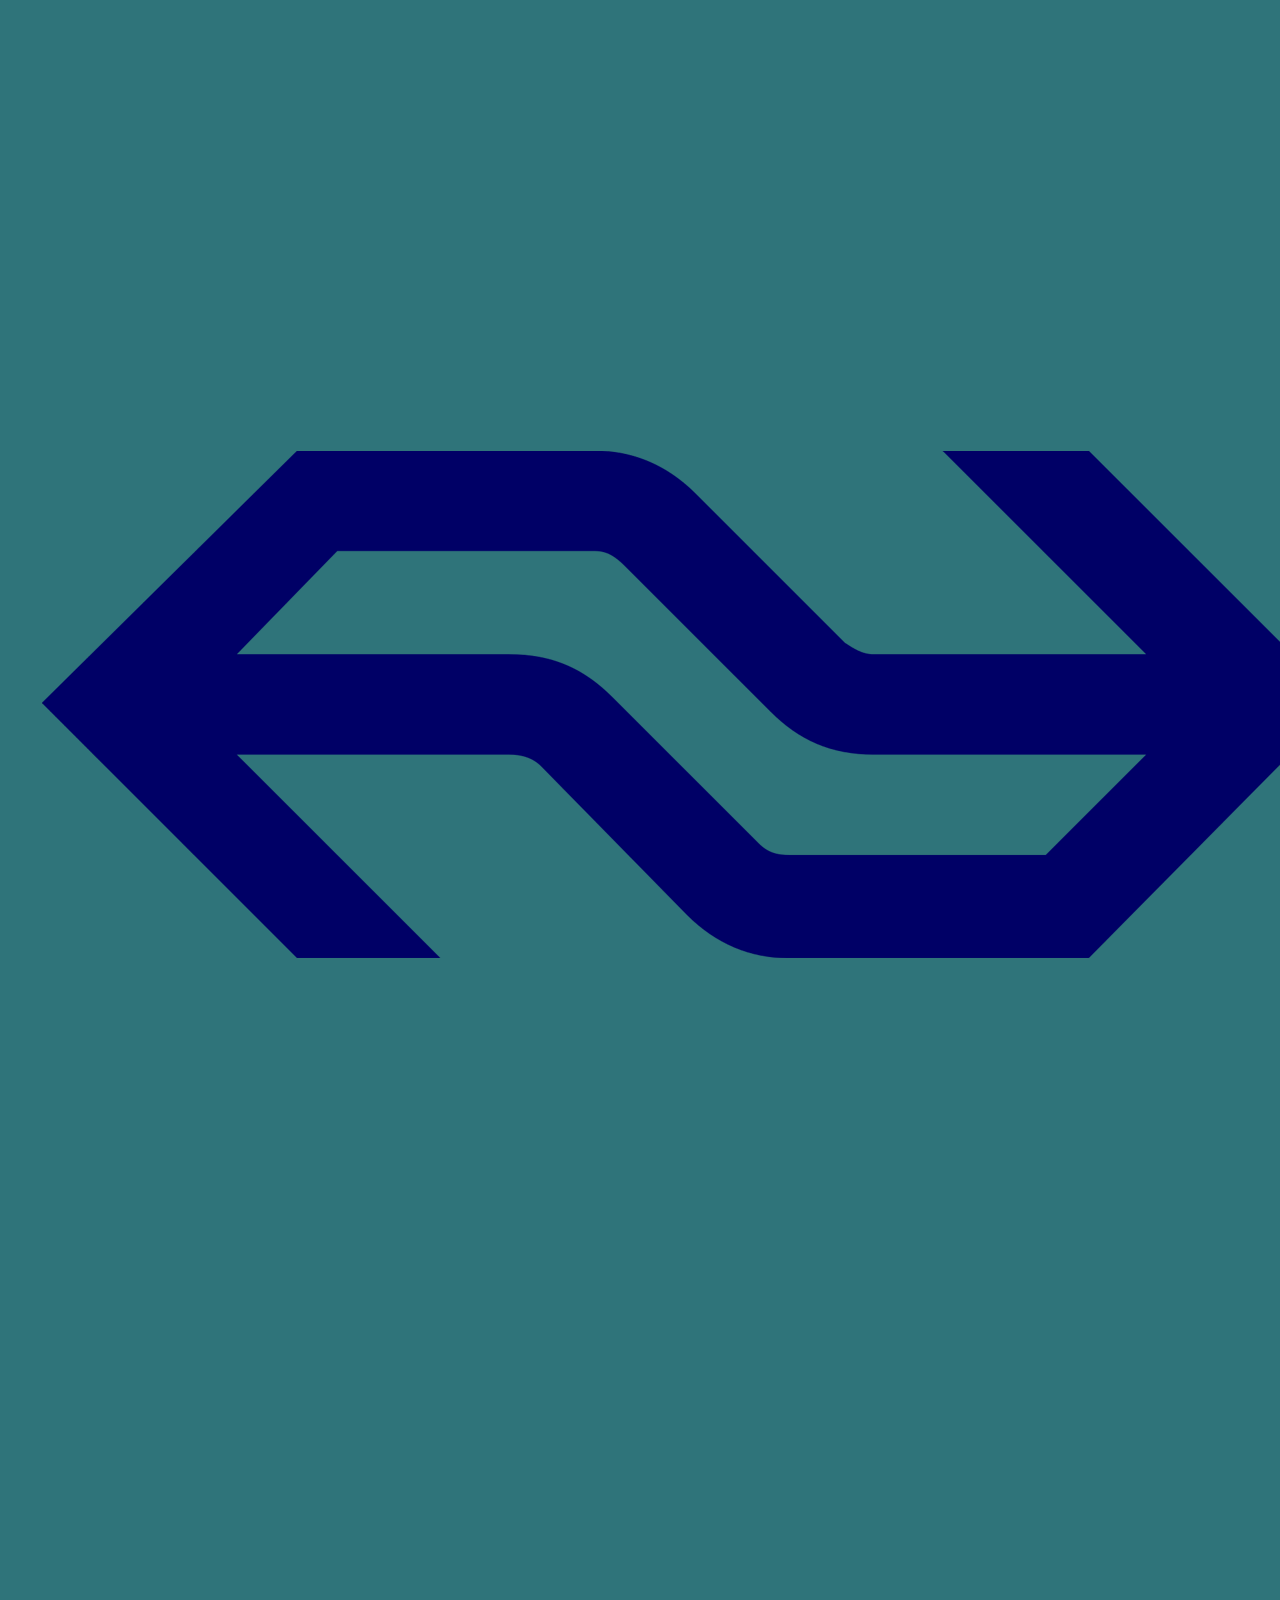
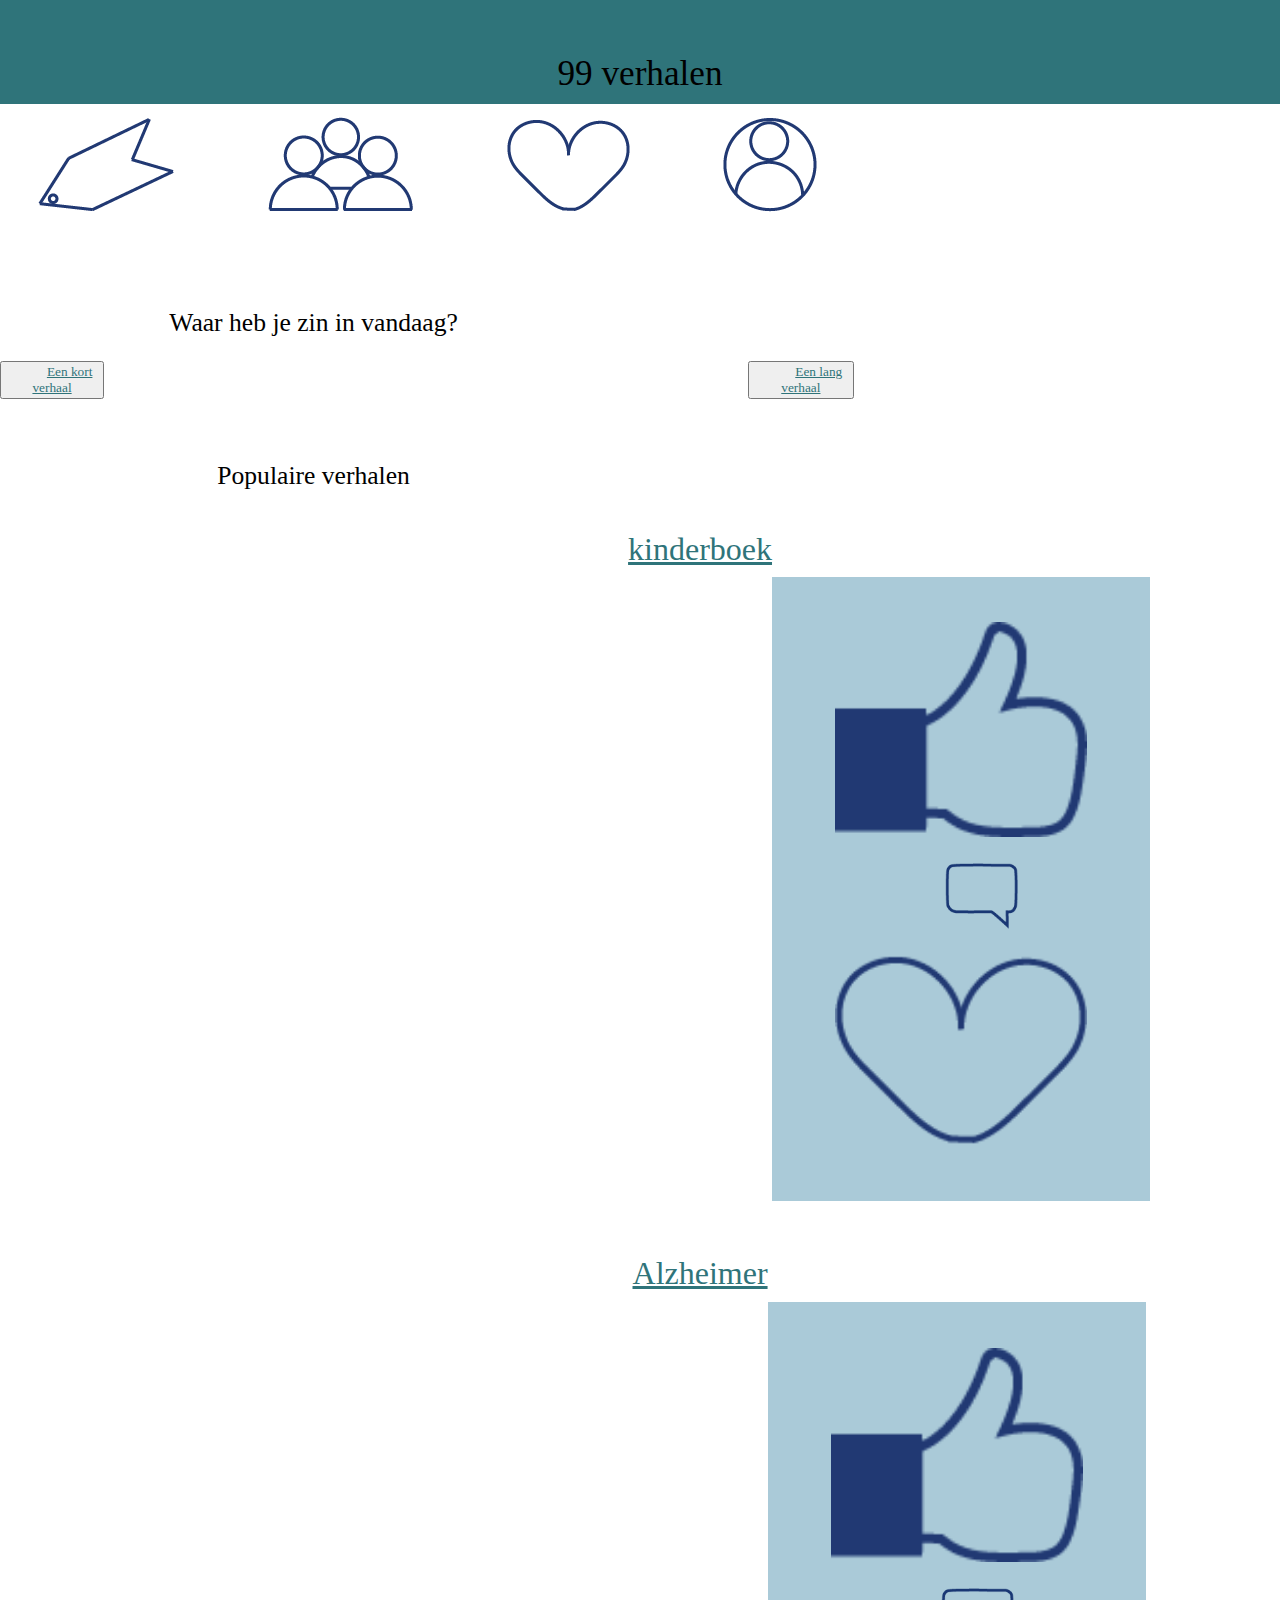
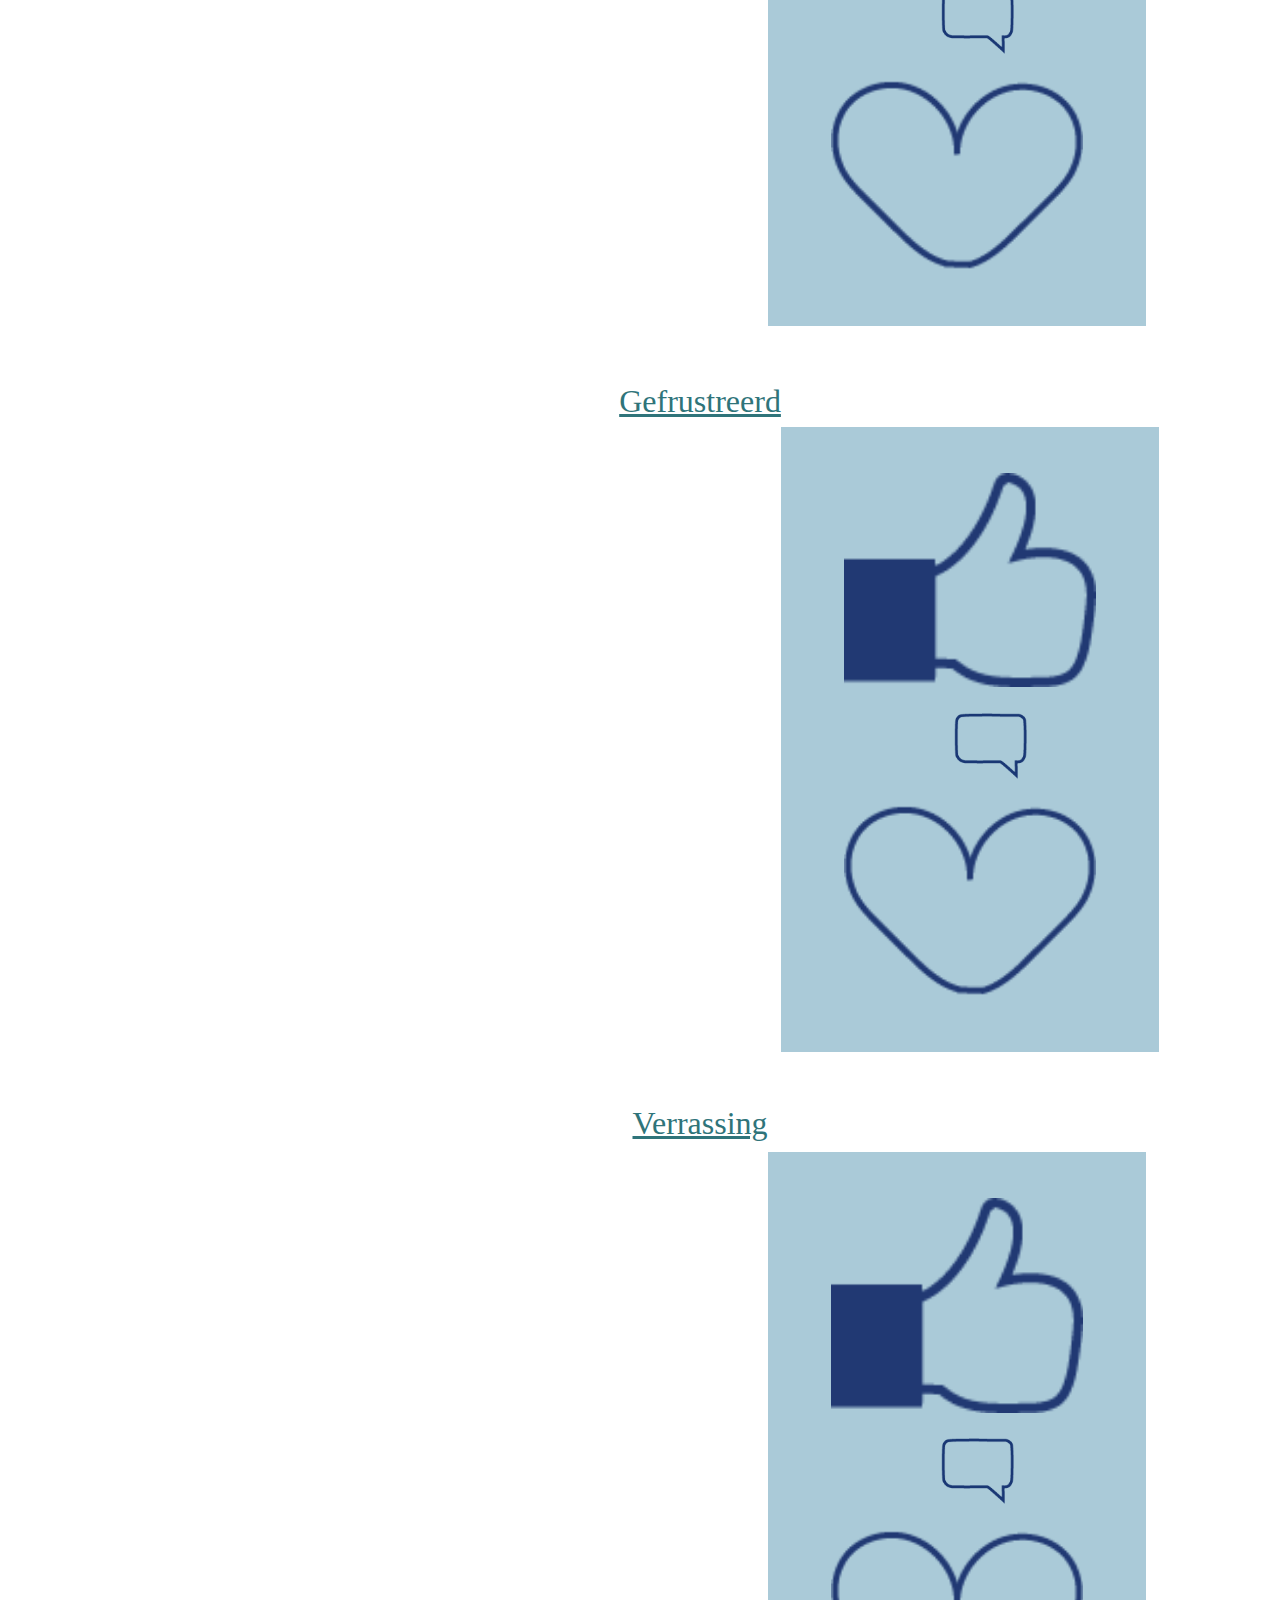
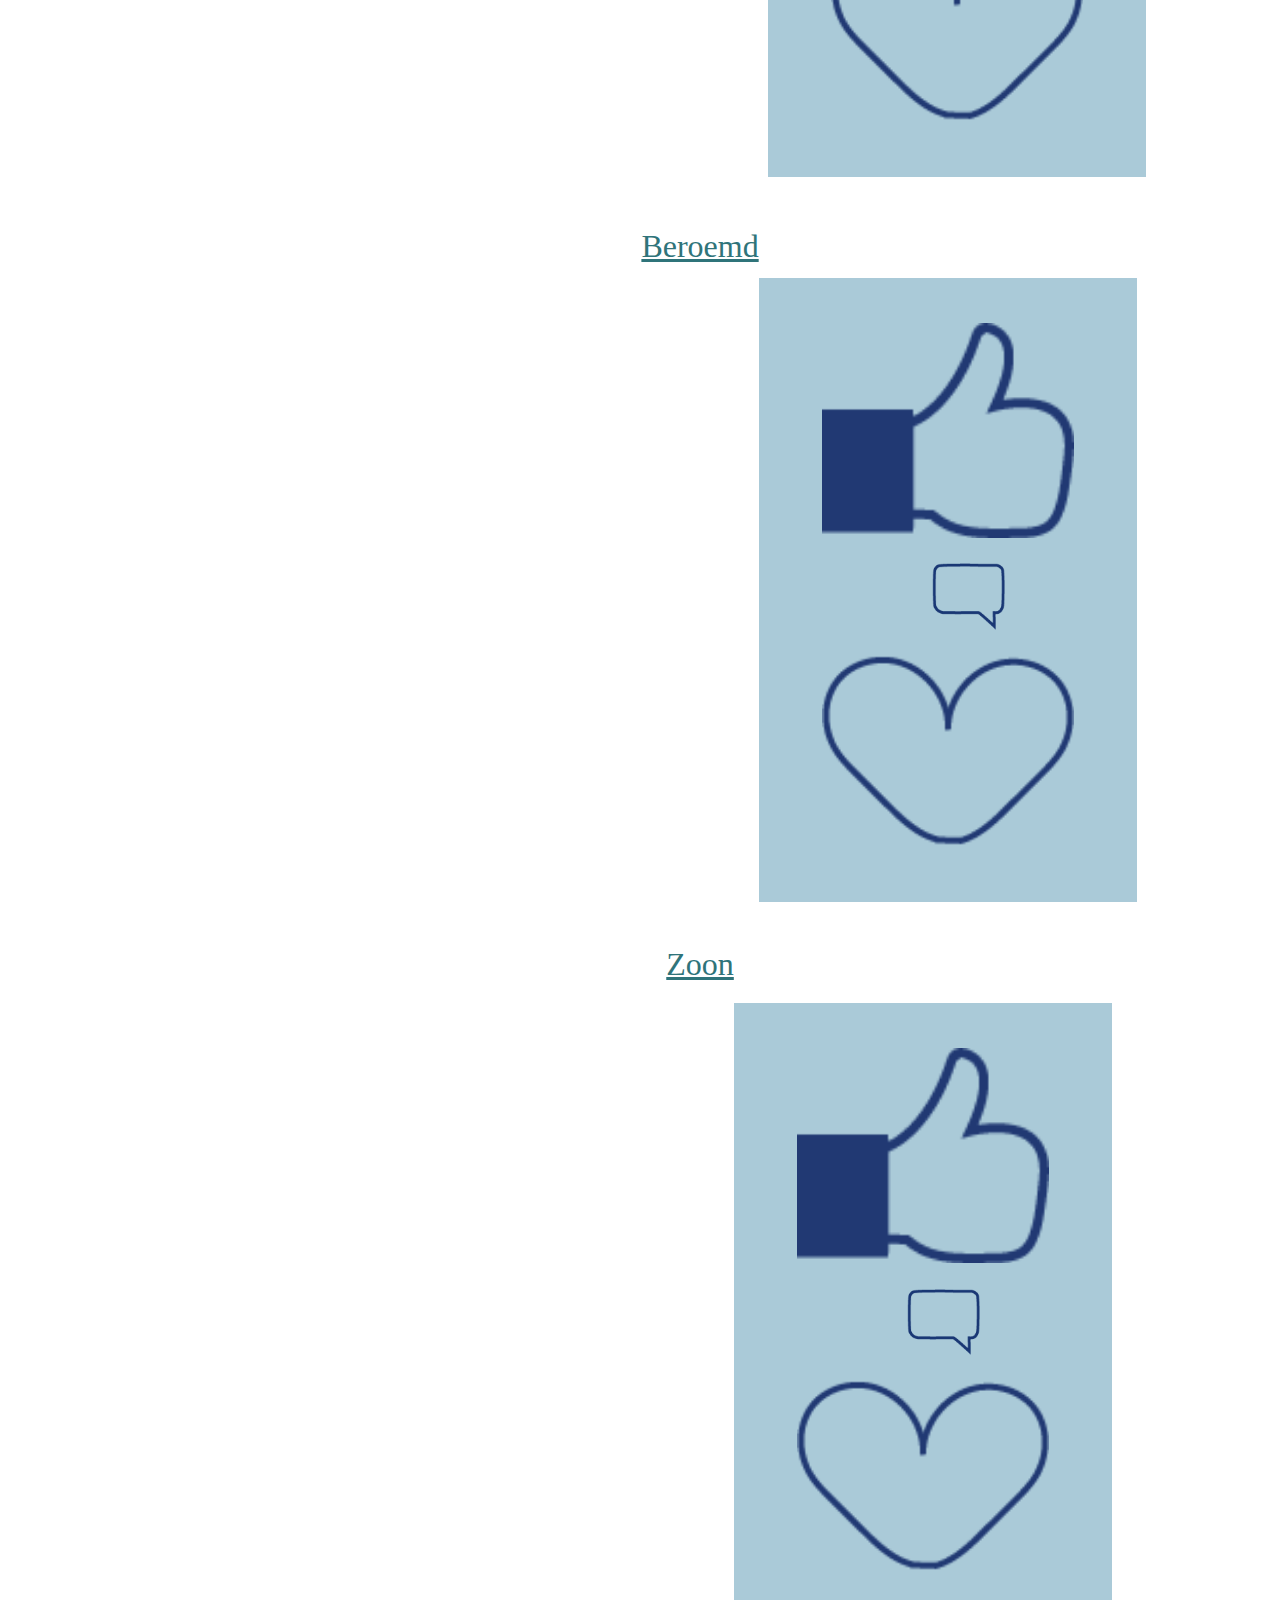
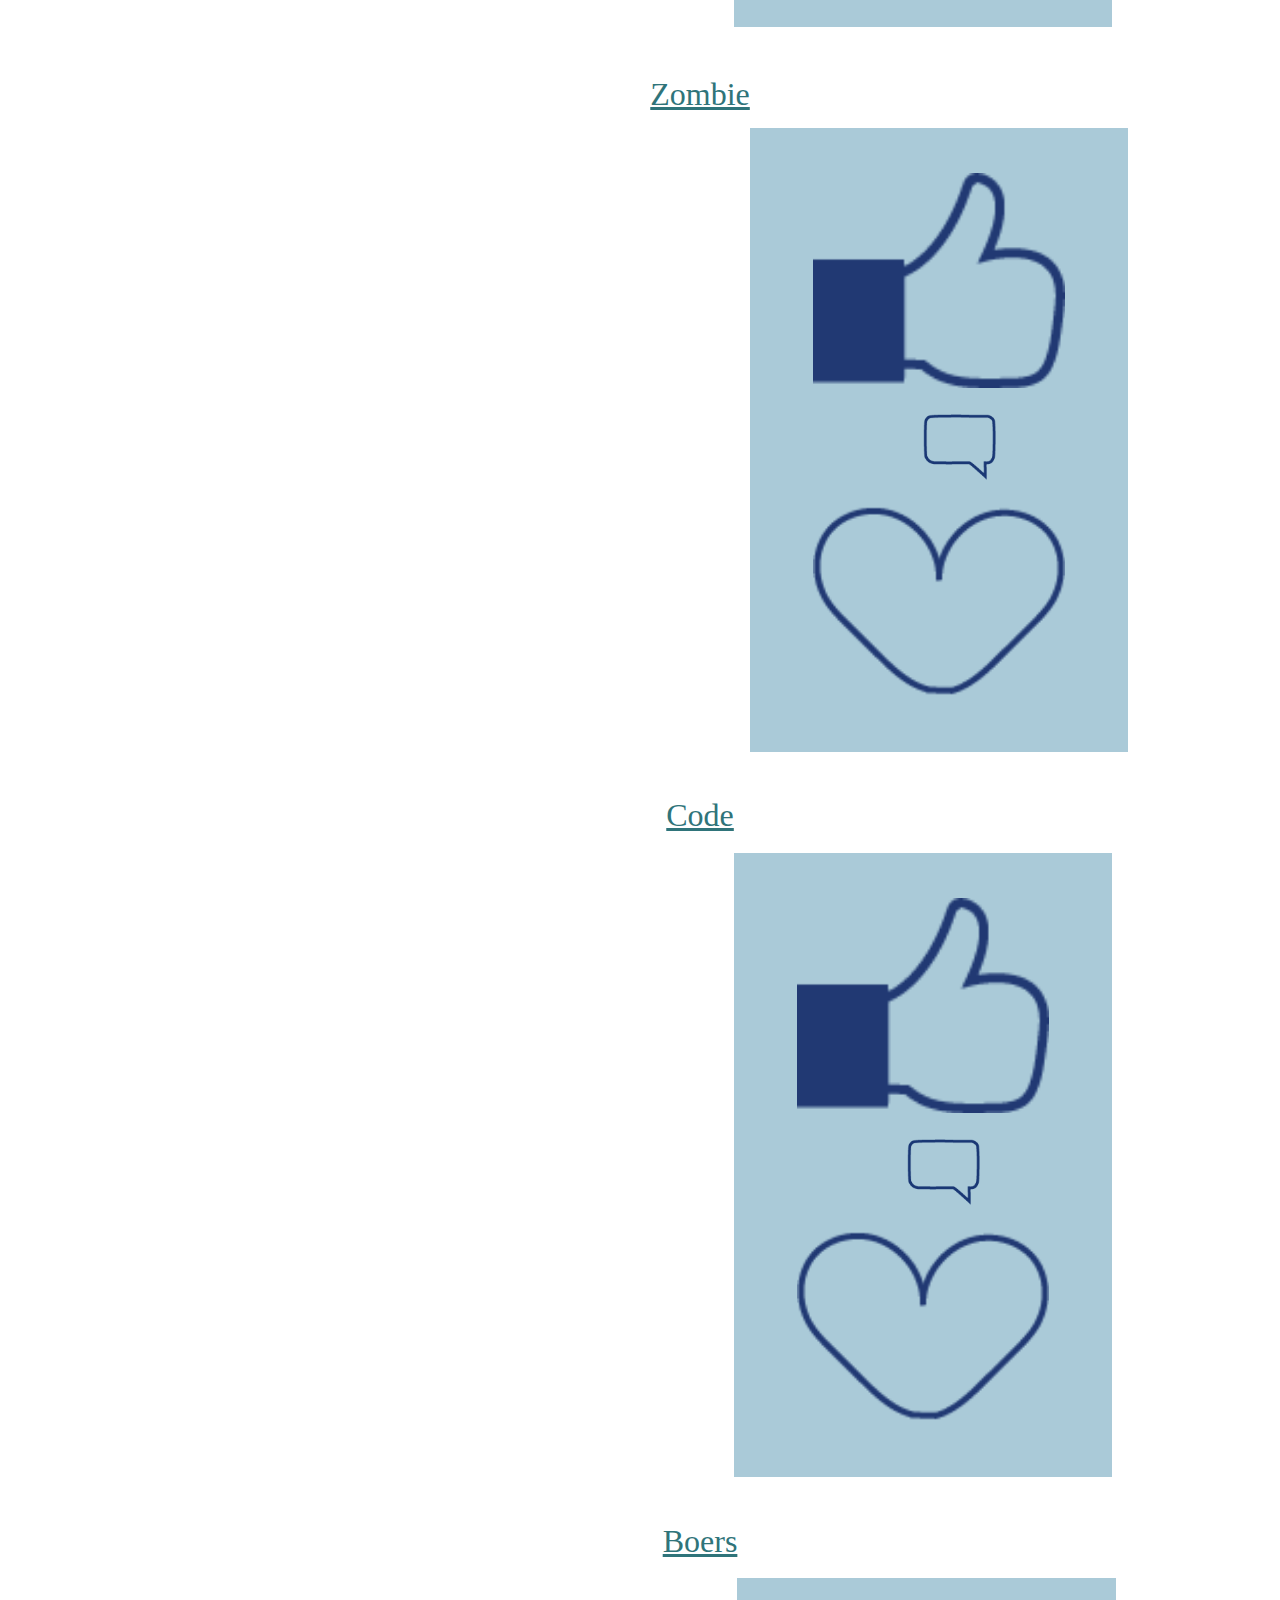
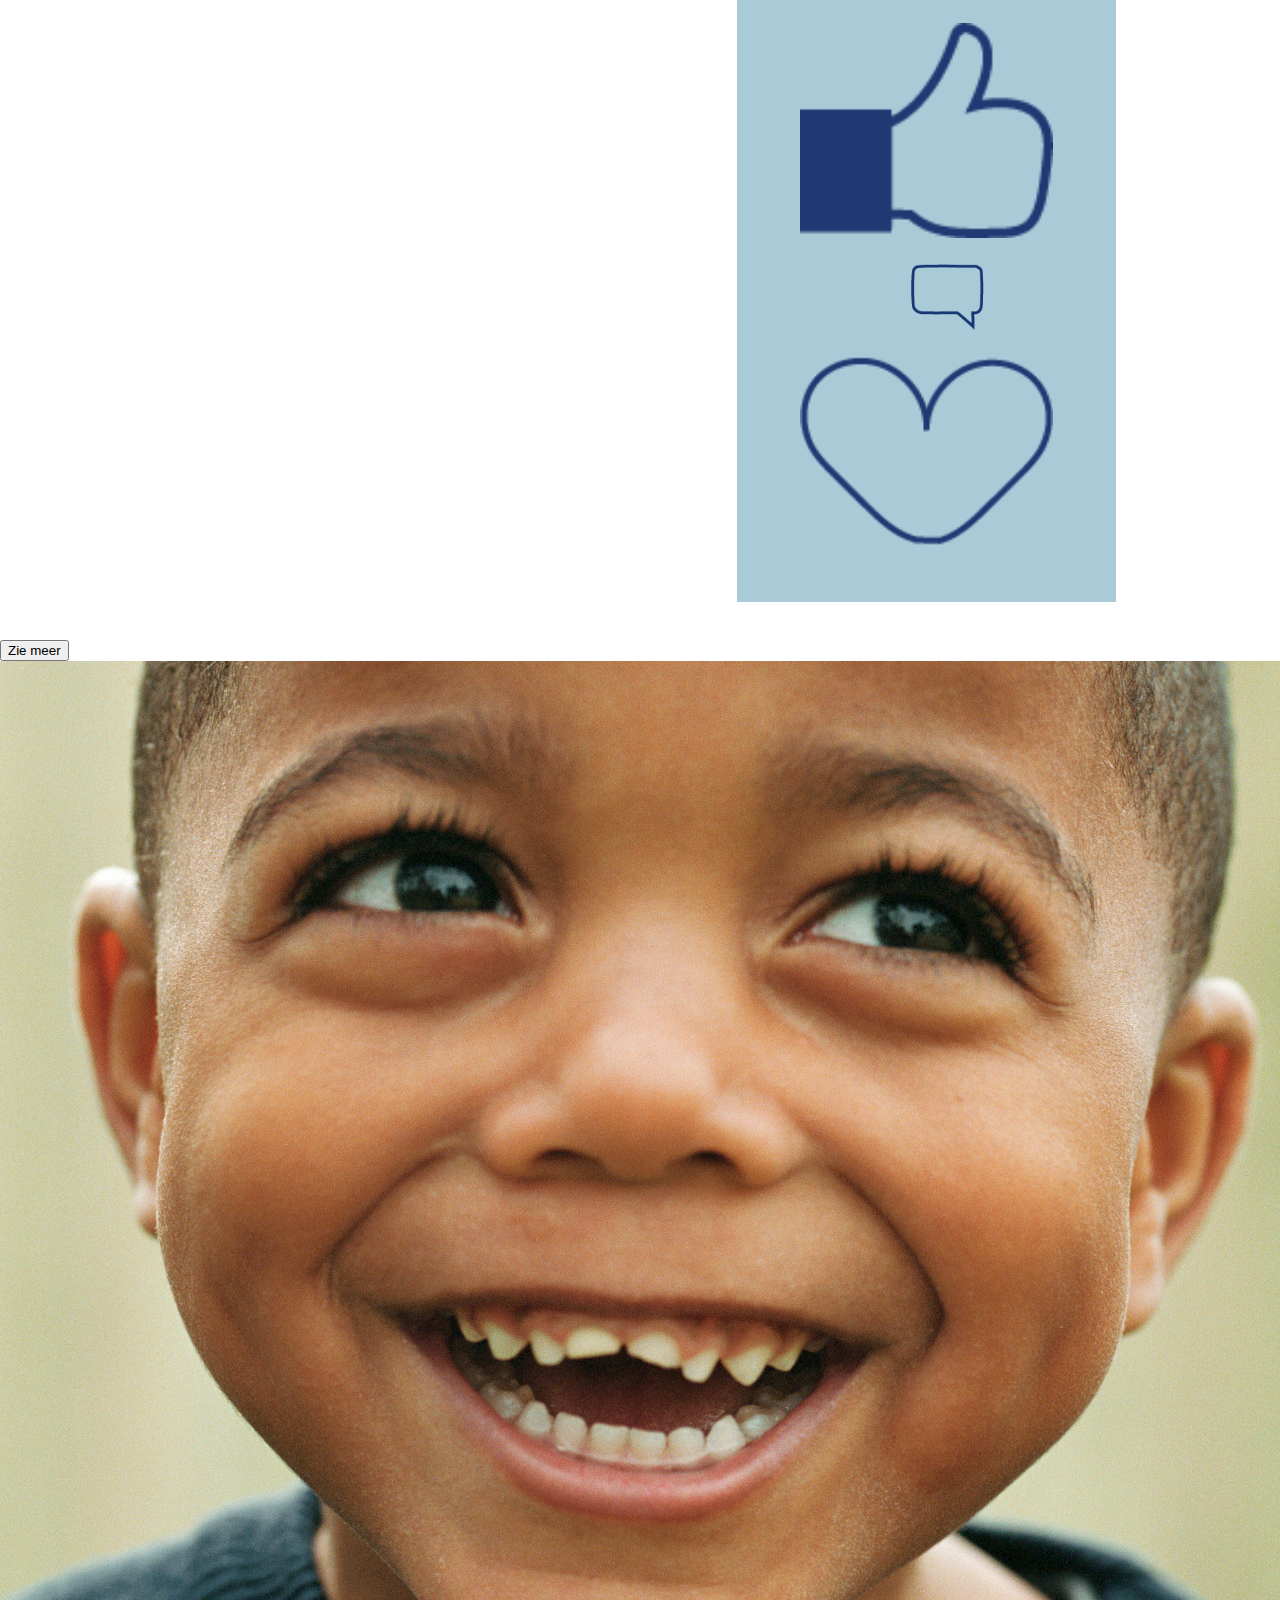
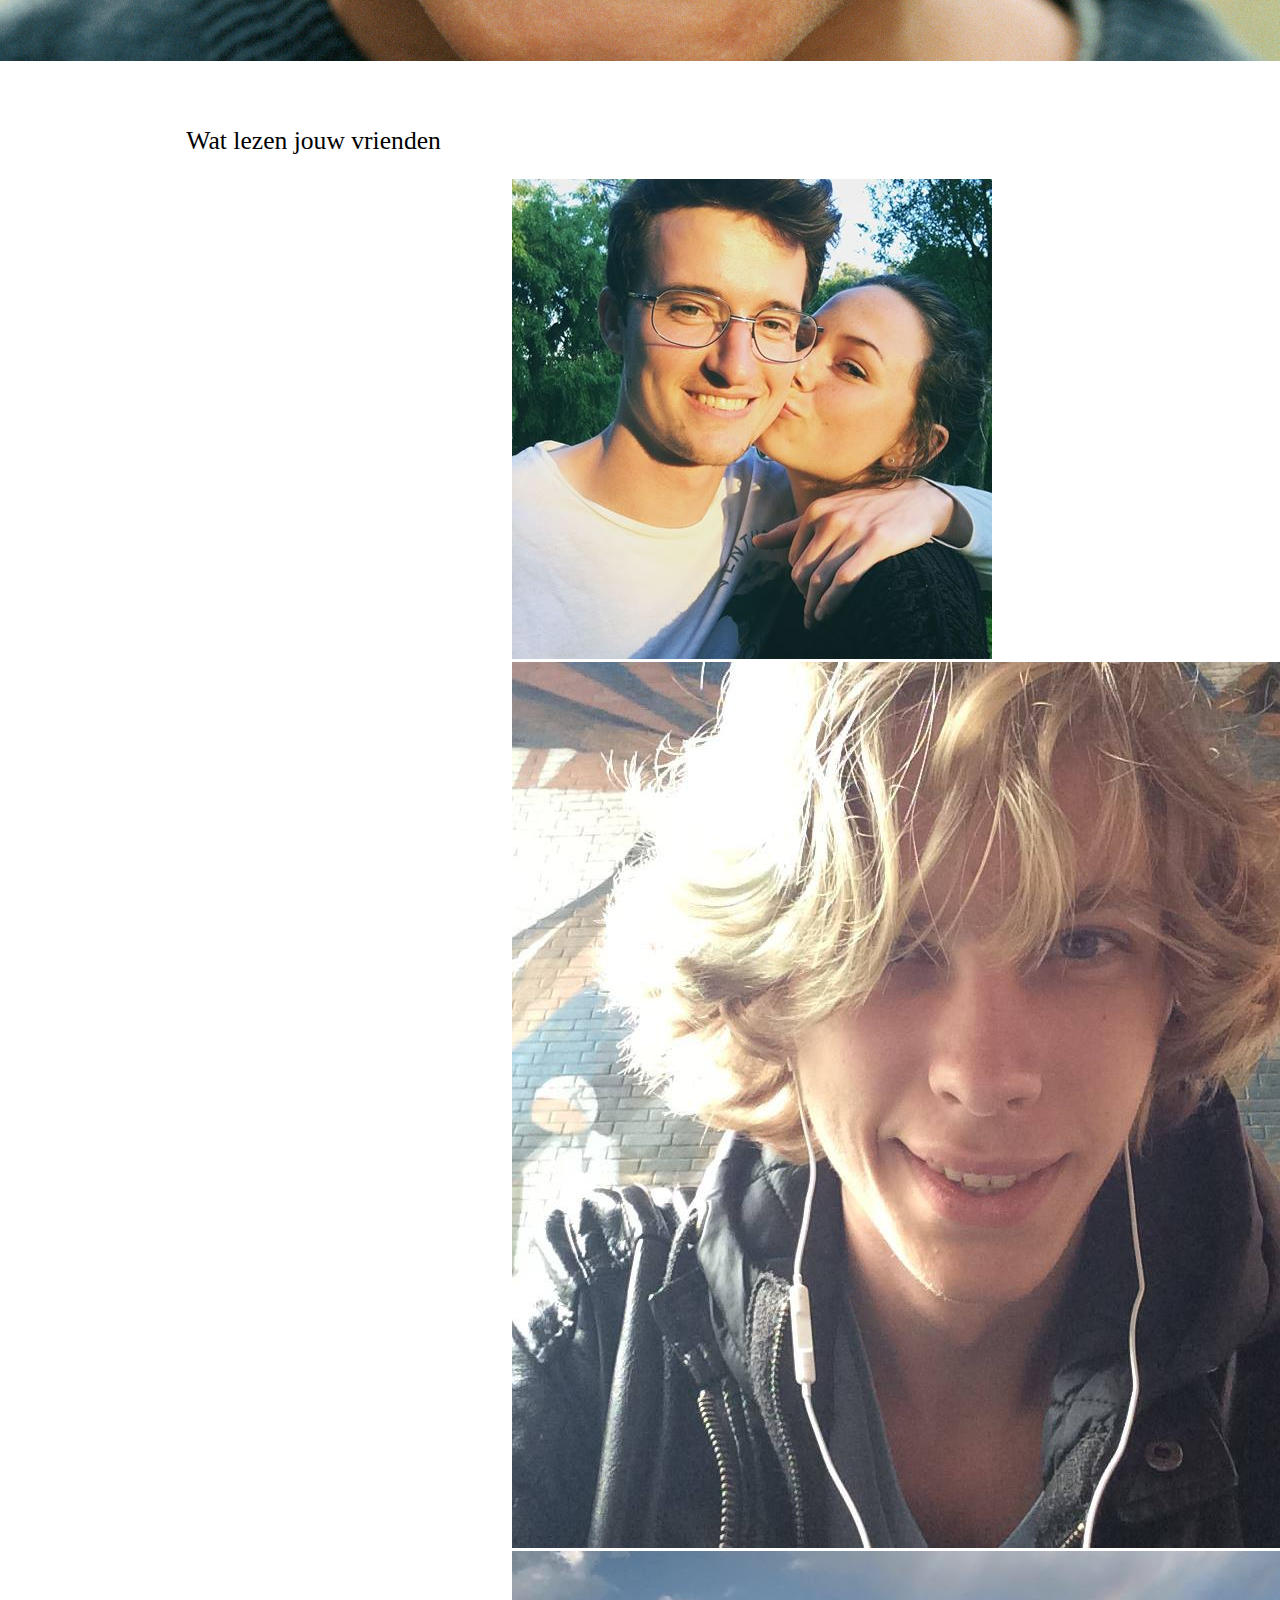
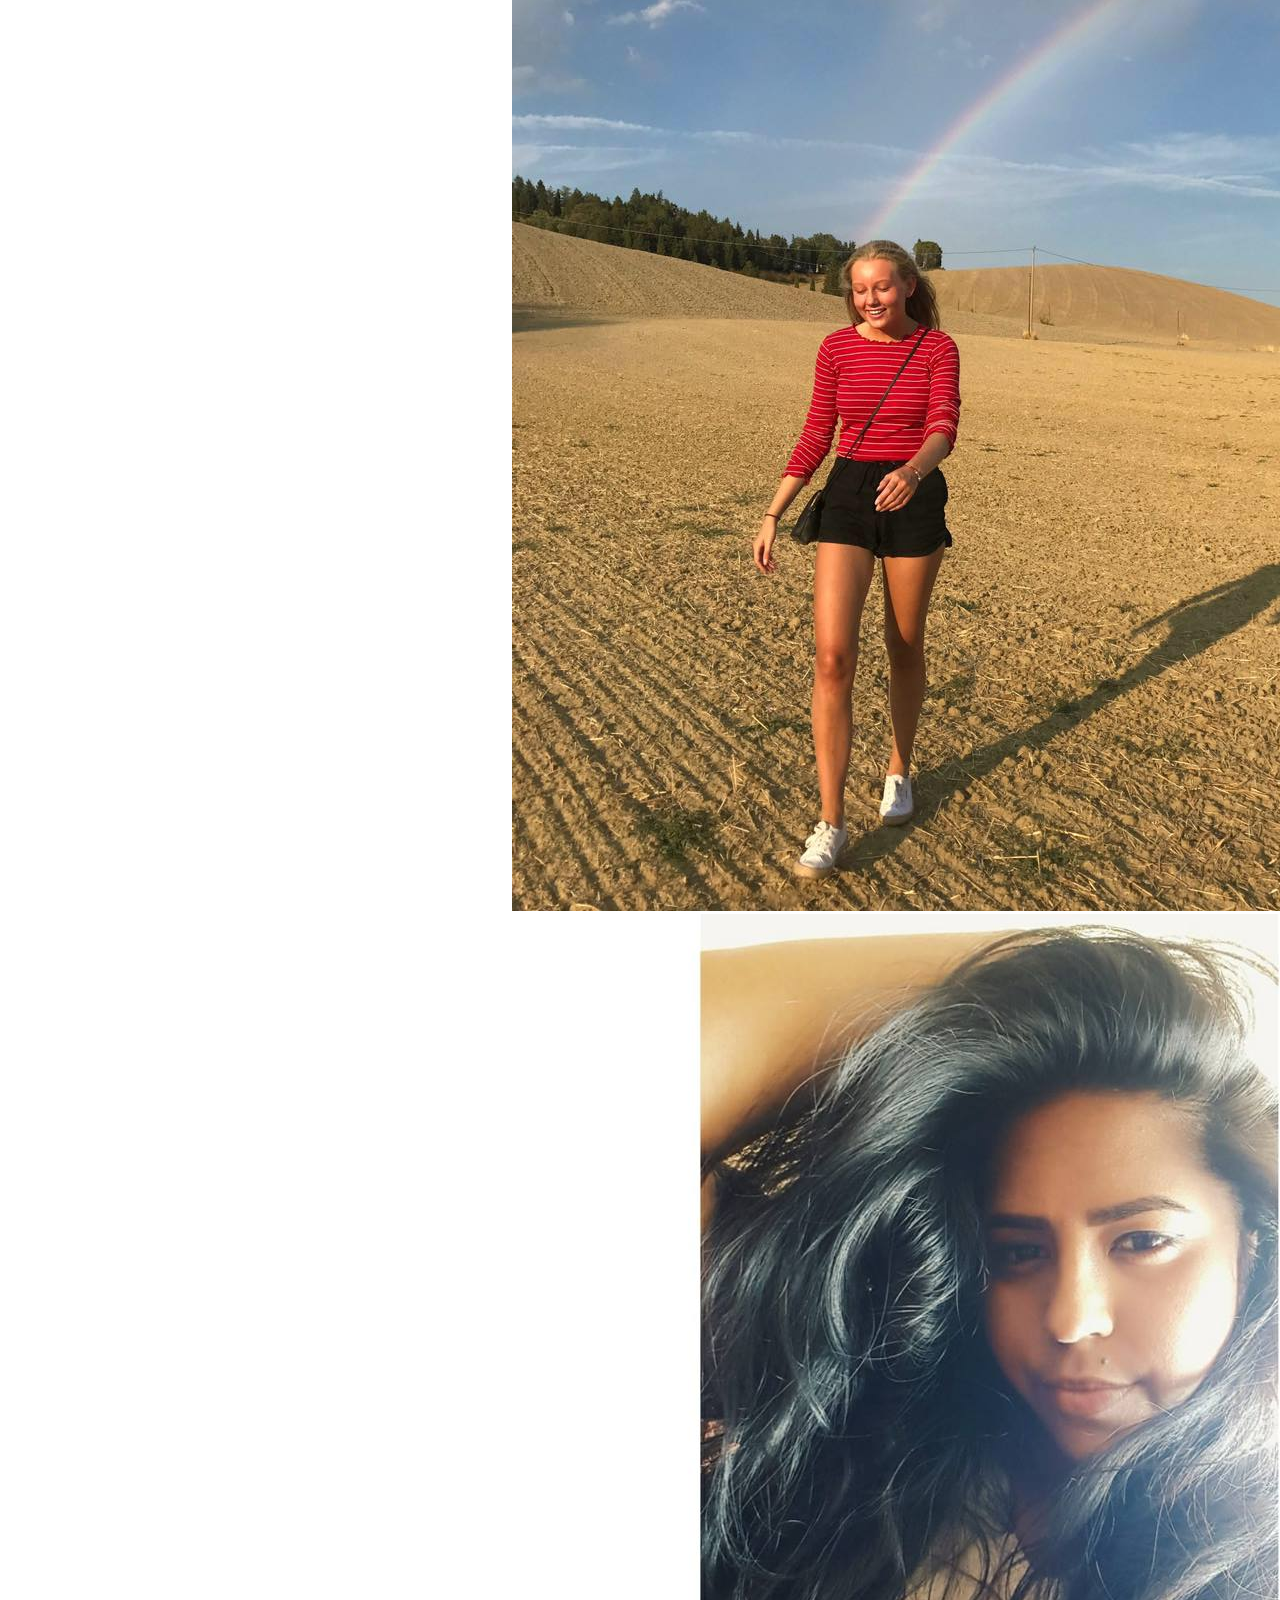
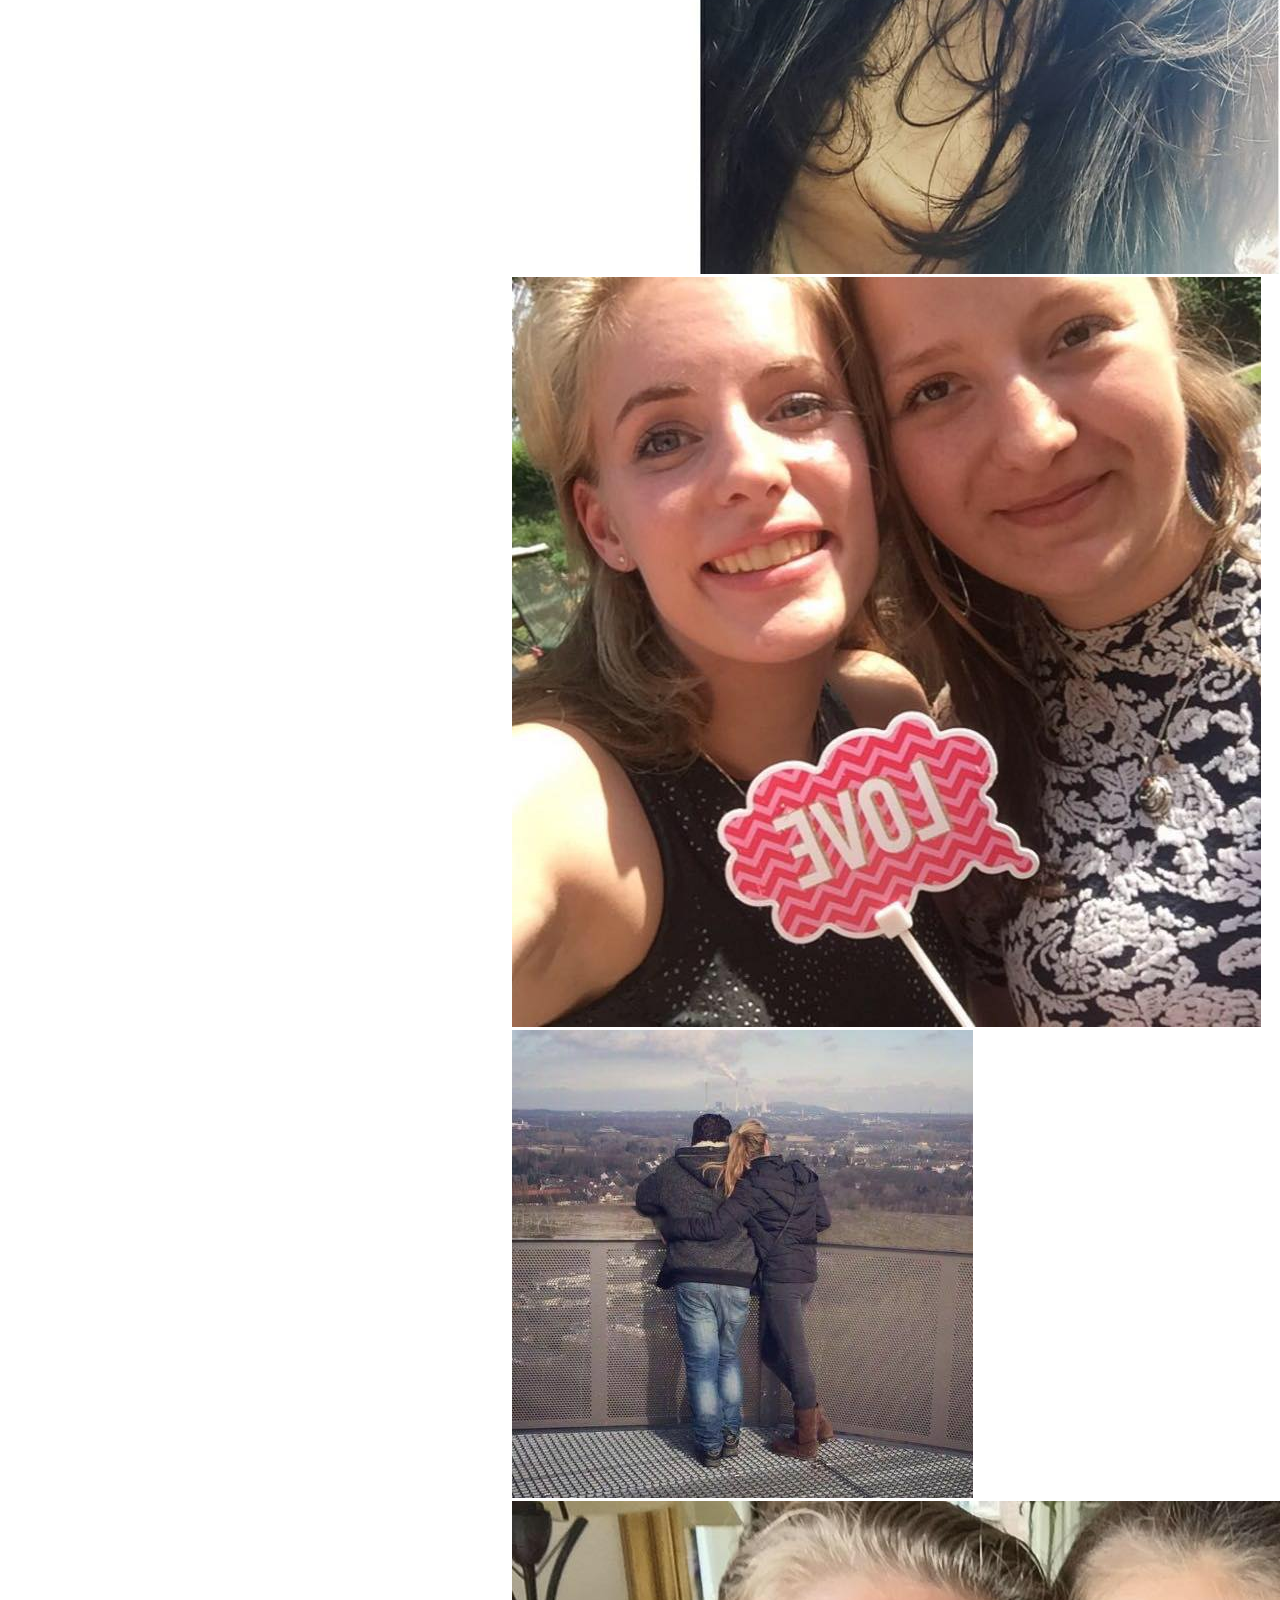
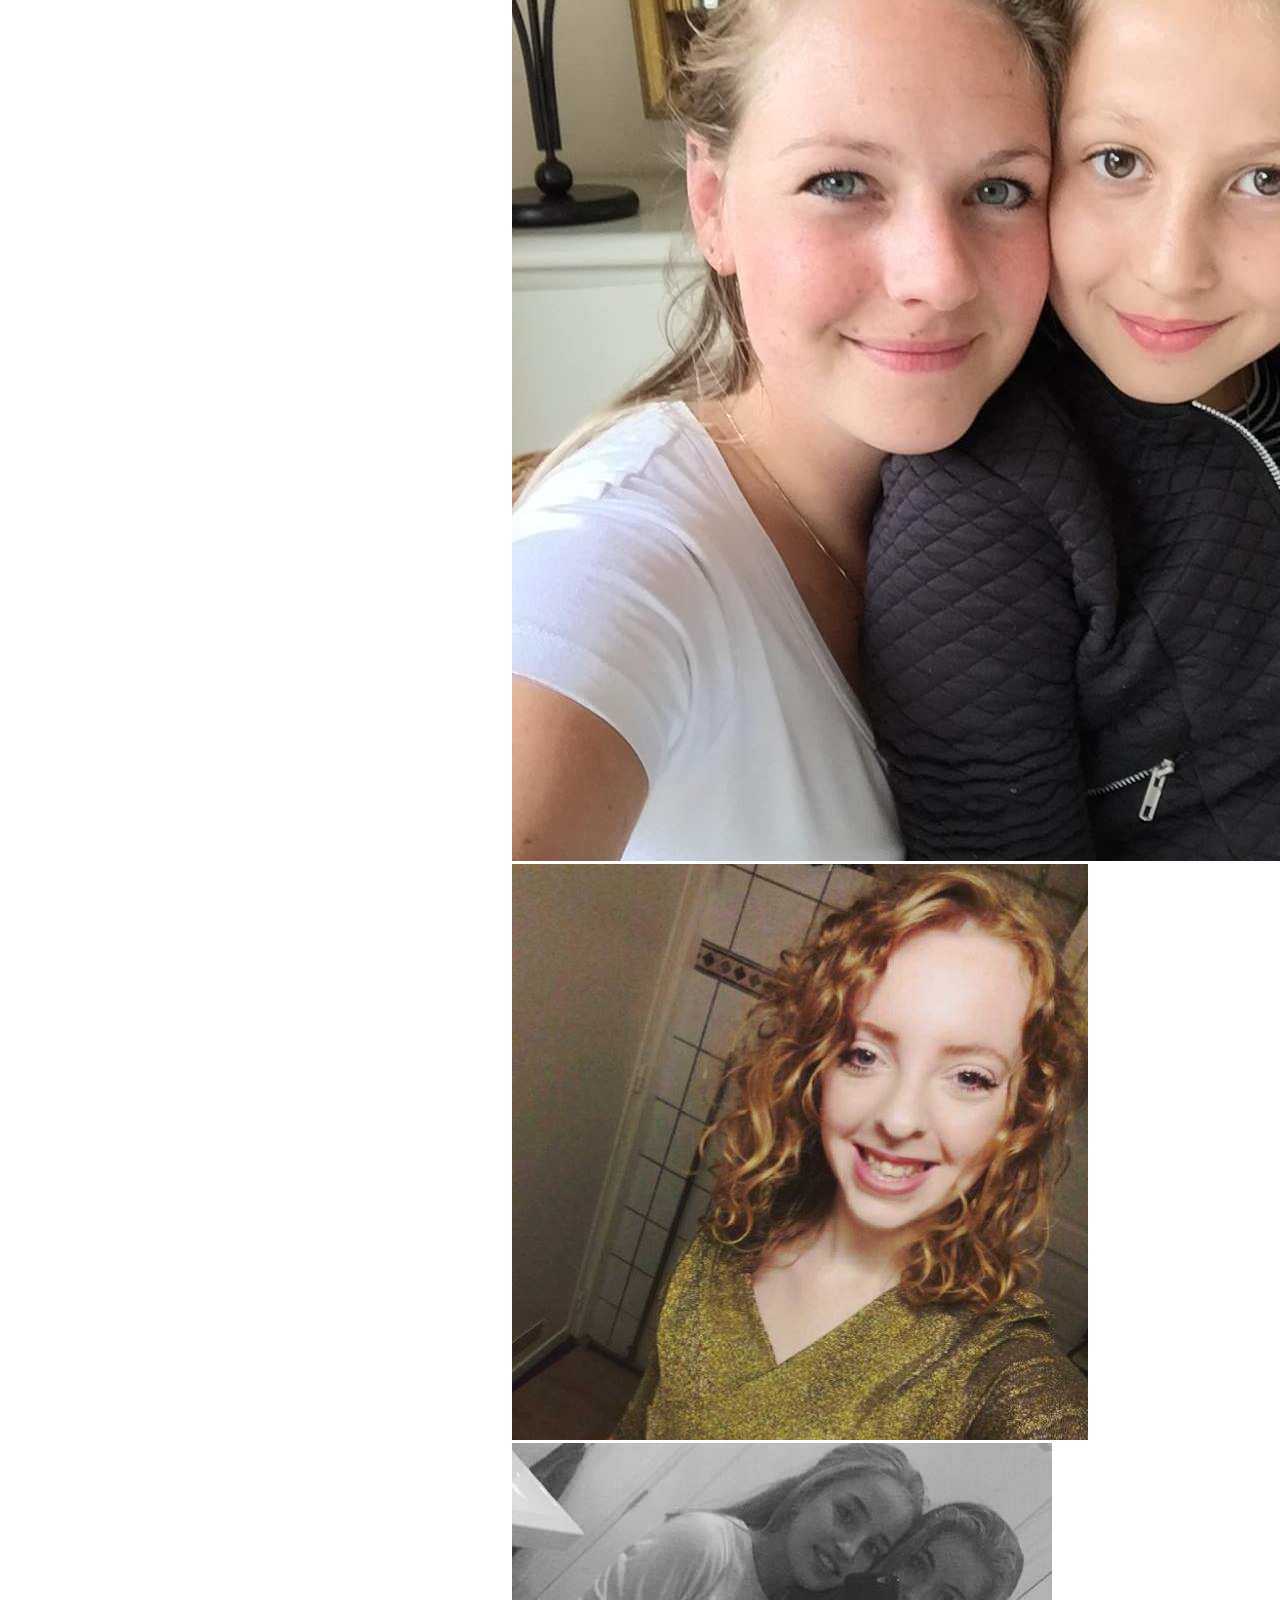
<file: index.html>
<!DOCTYPE html>
<html lang="nl">

    <head>
        
        <meta charset="UTF-8">
        <meta name="viewport" content="width=device-width, initial-scale=1.0">
        <title>99 verhalen</title>
        <link rel="stylesheet" href="assets/css/main.css">
    </head>

    <body>
       
        <header class="kop">
           
           <img class="logo" src="assets/css/images/logo.png" alt="logo van de NS">
           <!--bron: Ns.nl -->
            <h1 class="kop">99 verhalen</h1>
            
        </header>
       
        
        <main>
          
            <nav>
                <ul>
                    <li>
                        <a href="categorie.html"> 
                            <img  class="nav" src="assets/css/images/label.png" alt="icoon van profiel">
                            <!--bron: Anneleen Kramer-->
                            <div class="nav">Categorie&euml;n</div>
                        </a>
                    </li>
                    <li>
                        <a href="vrienden.html">
                            <img class="nav" src="assets/css/images/vrienden.png" alt="icoon van categorie">
                            <!--bron: Anneleen Kramer-->
                            <div class="nav">Vrienden</div>
                        </a>
                    </li>
                    <li>
                        <a href="favoriet.html">
                            <img class="nav" src="assets/css/images/favoriet.iconen.png" alt="icoon van favorieten">
                            <!--bron: Anneleen Kramer-->
                            <div class="nav">Favoerieten</div>
                        </a>
                   </li>
                    <li>
                        <a href="login.html">
                            <img class="nav" src="assets/css/images/profiel.png" alt="icoon van vrienden">
                            <!--bron: Anneleen Kramer-->
                            <div class="nav">Profiel</div>
                        </a>
                    </li>
                </ul>
            </nav>
           
            <section class="direct">
               
                <h2 class="hoofd">Waar heb je zin in vandaag?</h2>
                <button class="een"> 
                    <a class="button" href="categorie.html">Een kort verhaal</a>
                </button>
                <button class="twee">
                <a class="button" href="categorie.html">Een lang verhaal</a>
                </button>
                
            </section>
            
            <section class="casual">
                <h2>Populaire verhalen</h2>
                
                <div class="parent">
                    
                    <article class="kinderboek">
                        <a href="kinderboek.html">
                           <h3>kinderboek</h3>
                        </a>
                        <section class="eeen">
                            <img class="beweging icoon" src="assets/css/images/duimpje.png" alt="icoon van een duimpje omhoog">
                            <img class=" reactie" src="assets/css/images/reactie.png" alt="icoon van een praat wolkje">
                            <img class=" icoon opslaan" src="assets/css/images/favoriet.iconen.png" alt="icoon van een hartje">
                            <!--bron: Anneleen Kramer-->
                        </section>
                    </article>
    
                    <article class="alzheimer">
                        <a href="alzheimer.html">
                            <h3>Alzheimer</h3>
                        </a>
                        <section class="tweee">
                            <img class="beweging icoon" src="assets/css/images/duimpje.png" alt="icoon van een duimpje omhoog">
                            <img class=" reactie" src="assets/css/images/reactie.png" alt="icoon van een praat wolkje">
                            <img class=" icoon opslaan" src="assets/css/images/favoriet.iconen.png" alt="icoon van een hartje">
                            <!--bron: Anneleen Kramer-->
                        </section>
                    </article>
                       
                    <article class="gefrustreerd">
                        <a href="gefrustreerd.html">
                            <h3>Gefrustreerd</h3>
                        </a>
                        <section class="drie">
                            <img class=" icoon" src="assets/css/images/duimpje.png" alt="icoon van een duimpje omhoog">
                            <img class=" reactie" src="assets/css/images/reactie.png" alt="icoon van een praat wolkje">
                            <img class=" icoon opslaan" src="assets/css/images/favoriet.iconen.png" alt="icoon van een hartje">
                            <!--bron: Anneleen Kramer-->
                        </section>
                    </article>
                    
                    <article class="verrassing">
                        <a href="verrassing.html">
                            <h3>Verrassing</h3>
                        </a>
                        <section class="vier">
                            <img class=" icoon" src="assets/css/images/duimpje.png" alt="icoon van een duimpje omhoog">
                            <img class=" reactie" src="assets/css/images/reactie.png" alt="icoon van een praat wolkje">
                            <img class=" icoon opslaan" src="assets/css/images/favoriet.iconen.png" alt="icoon van een hartje">
                            <!--bron: Anneleen Kramer-->
                        </section>
                    </article>
                    
                    <article class="beroemd">
                        <a href="">
                            <h3>Beroemd</h3>
                        </a>
                        <section class="vijf">
                            <img class=" icoon" src="assets/css/images/duimpje.png" alt="icoon van een duimpje omhoog">
                            <img class=" reactie" src="assets/css/images/reactie.png" alt="icoon van een praat wolkje">
                            <img class=" icoon opslaan" src="assets/css/images/favoriet.iconen.png" alt="icoon van een hartje">
                            <!--bron: Anneleen Kramer-->
                        </section>
                    </article>
                    
                    <article class="zoon">
                        <a href="">
                            <h3>Zoon</h3>
                        </a>
                        <section class="zes">
                            <img class=" icoon" src="assets/css/images/duimpje.png" alt="icoon van een duimpje omhoog">
                            <img class=" reactie" src="assets/css/images/reactie.png" alt="icoon van een praat wolkje">
                            <img class=" icoon opslaan" src="assets/css/images/favoriet.iconen.png" alt="icoon van een hartje">
                            <!--bron: Anneleen Kramer-->
                        </section>
                    </article>
                    
                    <article class="zombie">
                        <a href="">
                            <h3>Zombie</h3>
                        </a>
                        <section class="zeven">
                            <img class=" icoon" src="assets/css/images/duimpje.png" alt="icoon van een duimpje omhoog">
                            <img class=" reactie" src="assets/css/images/reactie.png" alt="icoon van een praat wolkje">
                            <img class=" icoon opslaan" src="assets/css/images/favoriet.iconen.png" alt="icoon van een hartje">
                            <!--bron: Anneleen Kramer-->
                        </section>
                    </article>
                    
                    <article class="code">
                        <a href="">
                            <h3>Code</h3>
                        </a>
                        <section class="acht">
                            <img class="duimpje icoon" src="assets/css/images/duimpje.png" alt="icoon van een duimpje omhoog">
                            <img class=" reactie" src="assets/css/images/reactie.png" alt="icoon van een praat wolkje">
                            <img class=" icoon opslaan" src="assets/css/images/favoriet.iconen.png" alt="icoon van een hartje ">
                            <!--bron: Anneleen Kramer-->
                        </section>
                    </article>
                    
                    <article class="boers">
                        <a href="">
                            <h3>Boers</h3>
                        </a>
                        <section class="iconen">
                            <img class=" icoon" src="assets/css/images/duimpje.png" alt="icoon van een duimpje omhoog">
                            <img class=" reactie" src="assets/css/images/reactie.png" alt="icoon van een praat wolkje">
                            <img class=" icoon opslaan" src="assets/css/images/favoriet.iconen.png" alt="icoon van een hartje">
                            <!--bron: Anneleen Kramer-->
                        </section>
                    </article>
                    
                    <button class="meer">Zie meer</button>             
                    
                </div>
                
                <img class="verhaalopslaan" src="assets/css/images/kinderboek.jpg" alt="">
                
            </section>
            
            <section>
                <h2>Wat lezen jouw vrienden</h2>
                
                <ul class="parent">
                    <li class="profiel">
                        <a href="">
                            <img class="profiel" src="assets/css/images/gitta.jpg" alt="">
                            <!--bron: http://www.thepicta.com/tag/wateenschatje-->
                        </a>
                    </li>
                    <li class="profiel">
                        <a href="">
                            <img class="profiel" src="assets/css/images/rick.jpg" alt="Foto van Rick">
                            <!--bron: https://www.mixcloud.com/rick-van-der-straeten/-->
                        </a>
                    </li>
                    <li class="profiel">
                        <a href="">
                            <img class="profiel" src="assets/css/images/Lieke.jpg" alt="Foto van Lieke">
                            <!--bron: https://www.instagram.com/_liekee/-->
                        </a>
                    </li>
                    <li class="profiel">
                        <a href="">
                            <img class="profiel" src="assets/css/images/dewy.jpg" alt="Foto van Dewy">
                            <!--bron: https://www.instagram.com/dewysoekhoe/ -->
                        </a>
                    </li>
                    <li class="profiel">
                        <a href="">
                            <img class="profiel" src="assets/css/images/anne.jpg" alt="Foto van Anne">
                            <!--bron:https://www.facebook.com/photo.php?fbid=1866735266675193&set=a.255318761150193.84415.100000162131451&type=3&theater  -->
                        </a>
                    </li>
                    <li class="profiel">
                        <a href="">
                            <img class="profiel" src="assets/css/images/wouter.jpg" alt="Foto van Wouter">
                            <!--bron: https://www.facebook.com/photo.php?fbid=1382472968470050&set=a.125233267527366.19191.100001220796499&type=3&theater -->
                        </a>
                    </li>
                    <li class="profiel">
                        <a href="">
                            <img class="profiel" src="assets/css/images/kim.jpg" alt="Foto van Kimberly">
                            <!--bron: https://www.facebook.com/photo.php?fbid=1017343984981275&set=a.125006834214999.14495.100001170490520&type=3&theater -->
                        </a>
                    </li>
                    <li class="profiel">
                        <a href="">
                            <img class="profiel" src="assets/css/images/maud.jpg" alt="Foto van Maud">
                            <!--bron: https://www.facebook.com/photo.php?fbid=1455343111227897&set=a.102765829818972.8688.100002566668713&type=3&theater -->
                        </a>
                    </li>
                    <li class="profiel">
                        <a href="">
                            <img class="profiel" src="assets/css/images/maaike.jpg" alt="Foto van Maaike">
                            <!--bron: https://www.facebook.com/photo.php?fbid=944645082290220&set=a.103367579751312.10117.100002342113407&type=3&theater -->
                        </a>
                    </li>
                    <li class="profiel">
                        <a href="">
                            <img class="profiel" src="assets/css/images/sara.jpg" alt="Foto van Sara">
                            <!--bron: https://www.facebook.com/photo.php?fbid=1837158633193167&set=a.1521137318128635.1073741826.100006971448222&type=3&theater -->
                        </a>
                    </li>
                </ul>
            </section>
           
           <script src="assets/js/verhalen.js"></script>
           
        </main>

        
    </body>
    
</html>
</file>
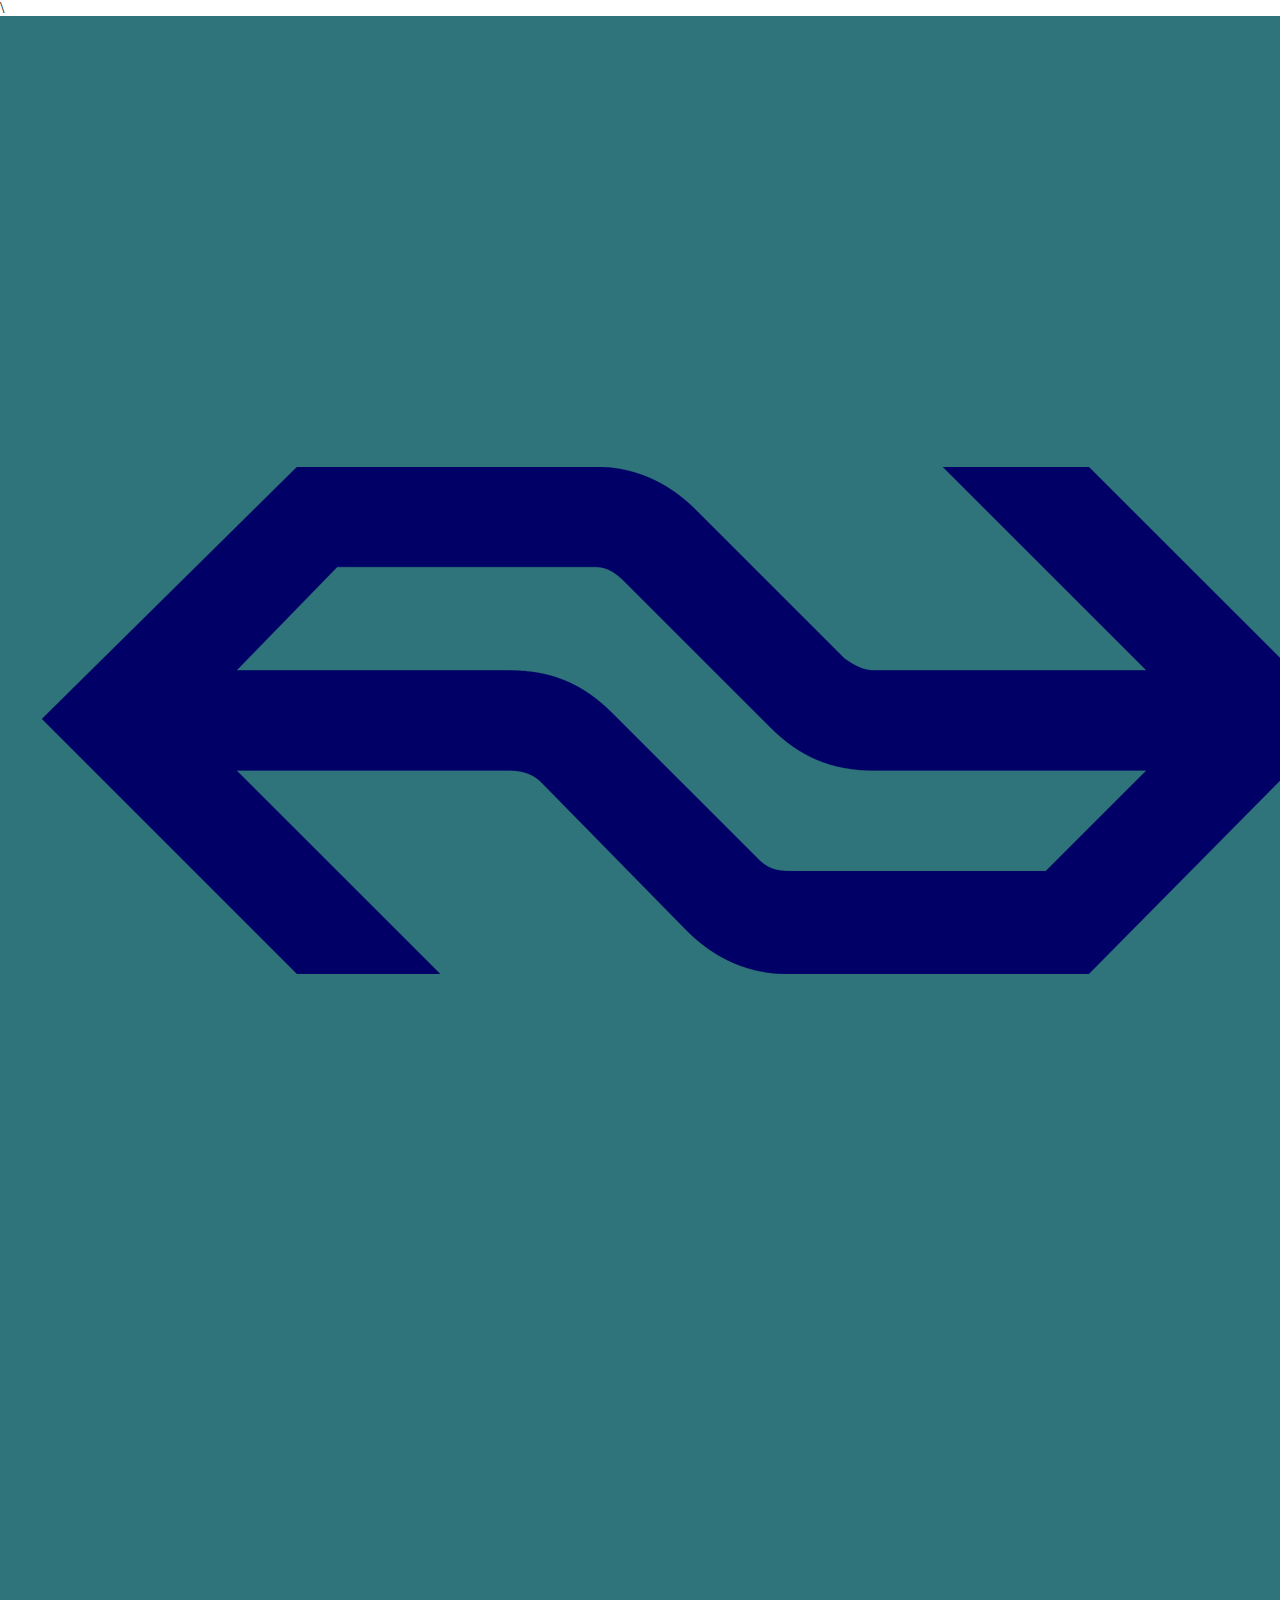
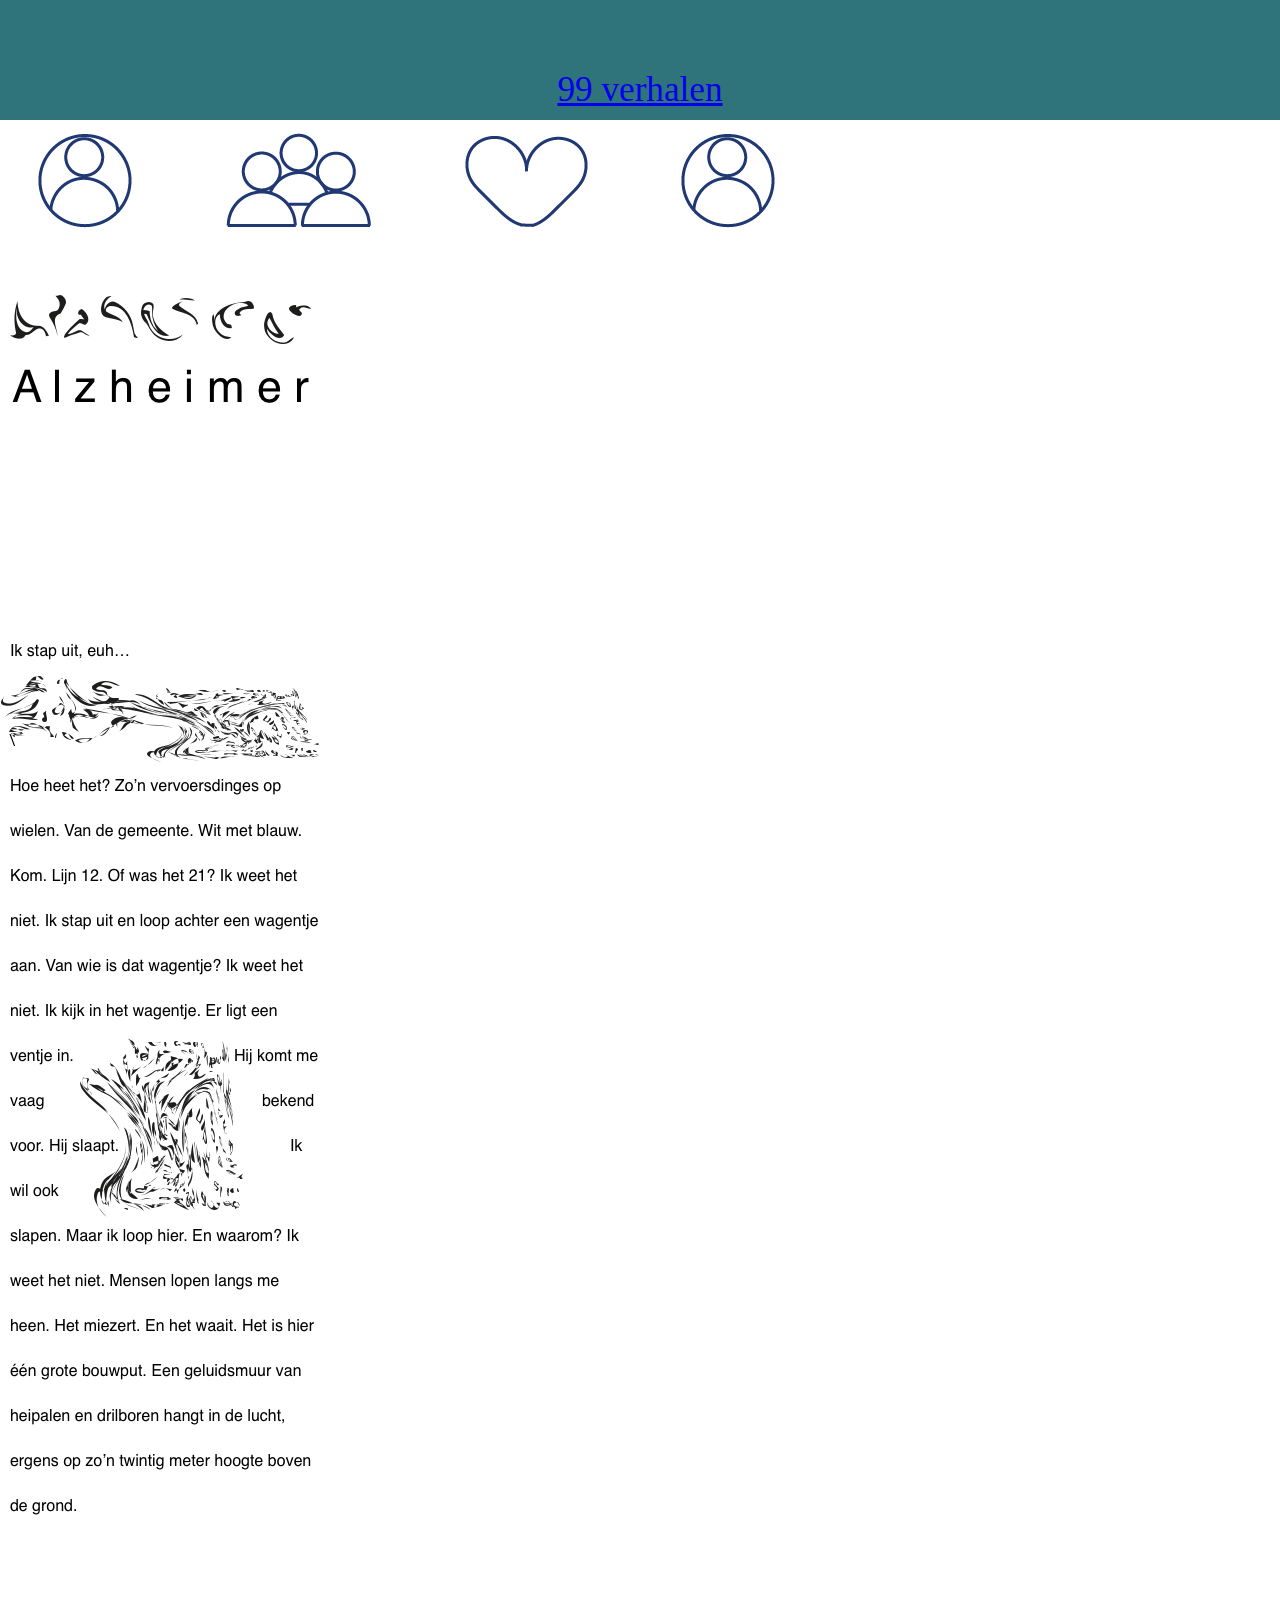
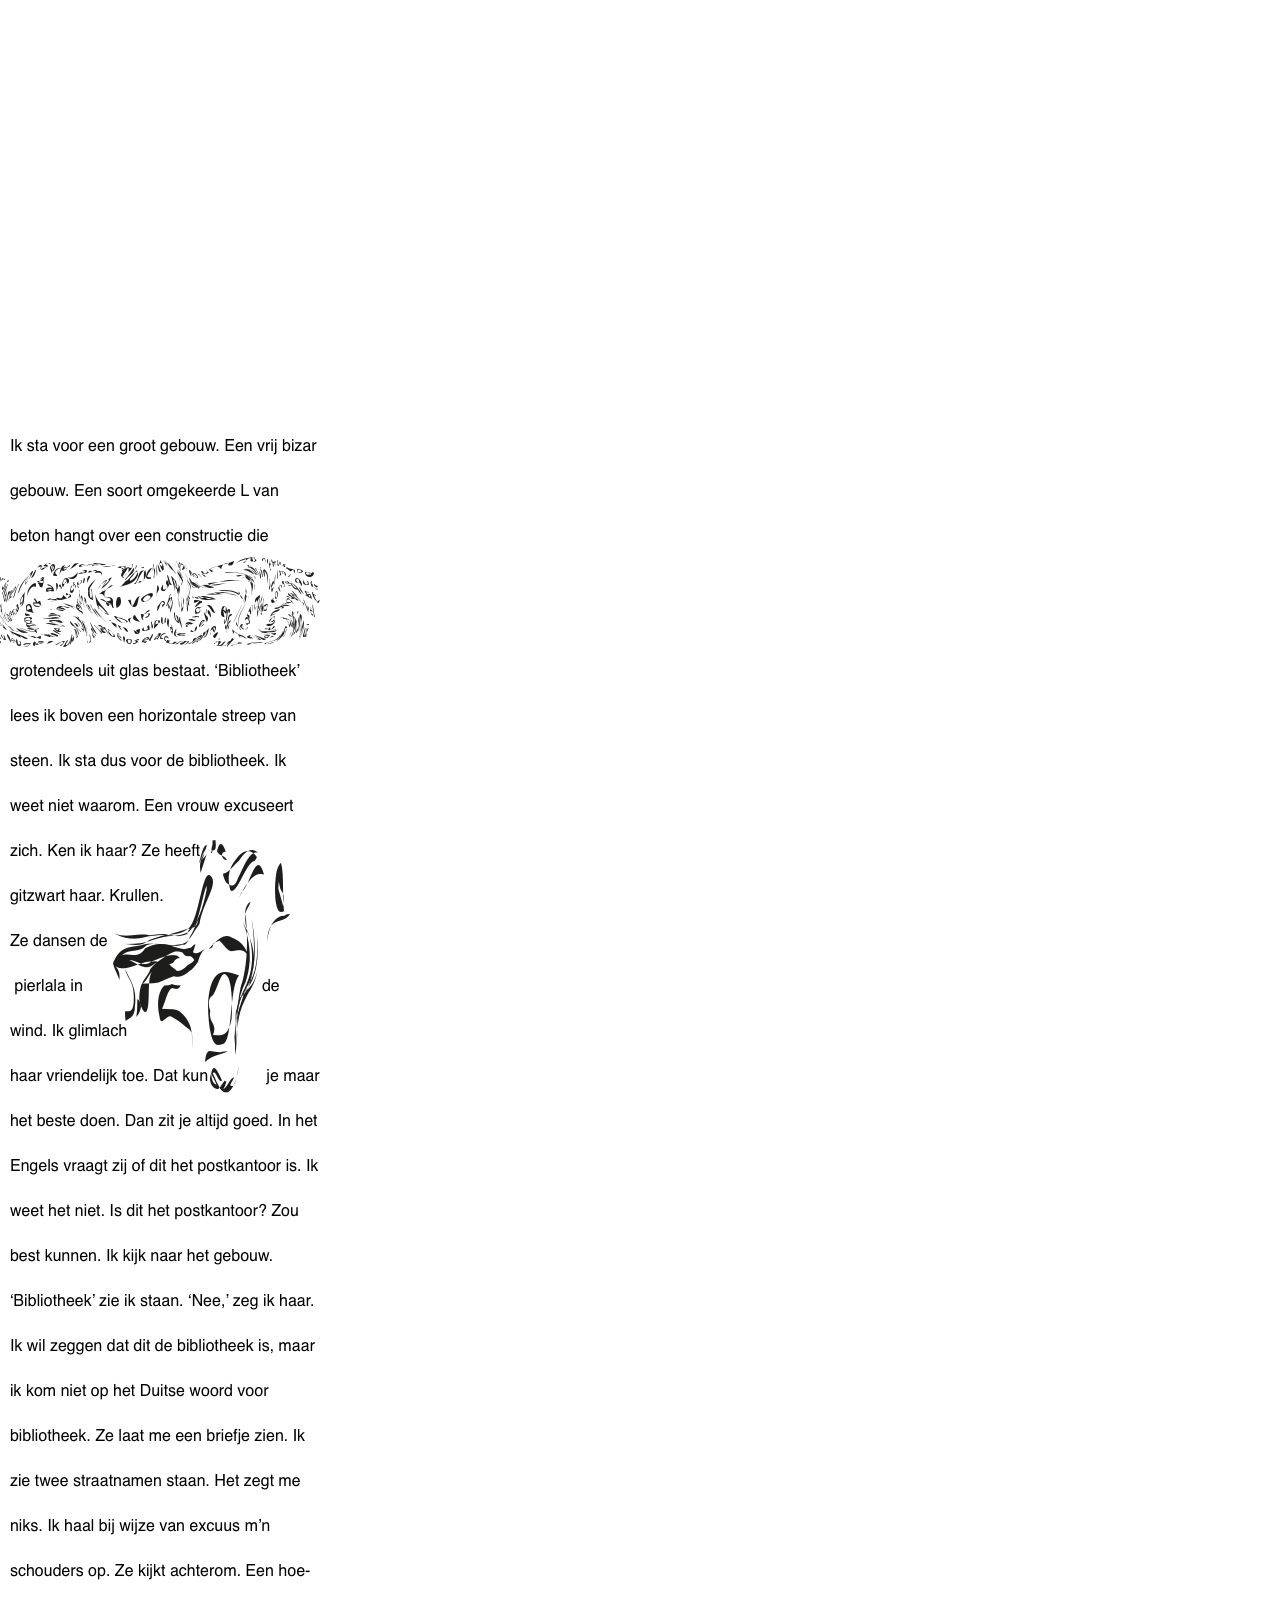
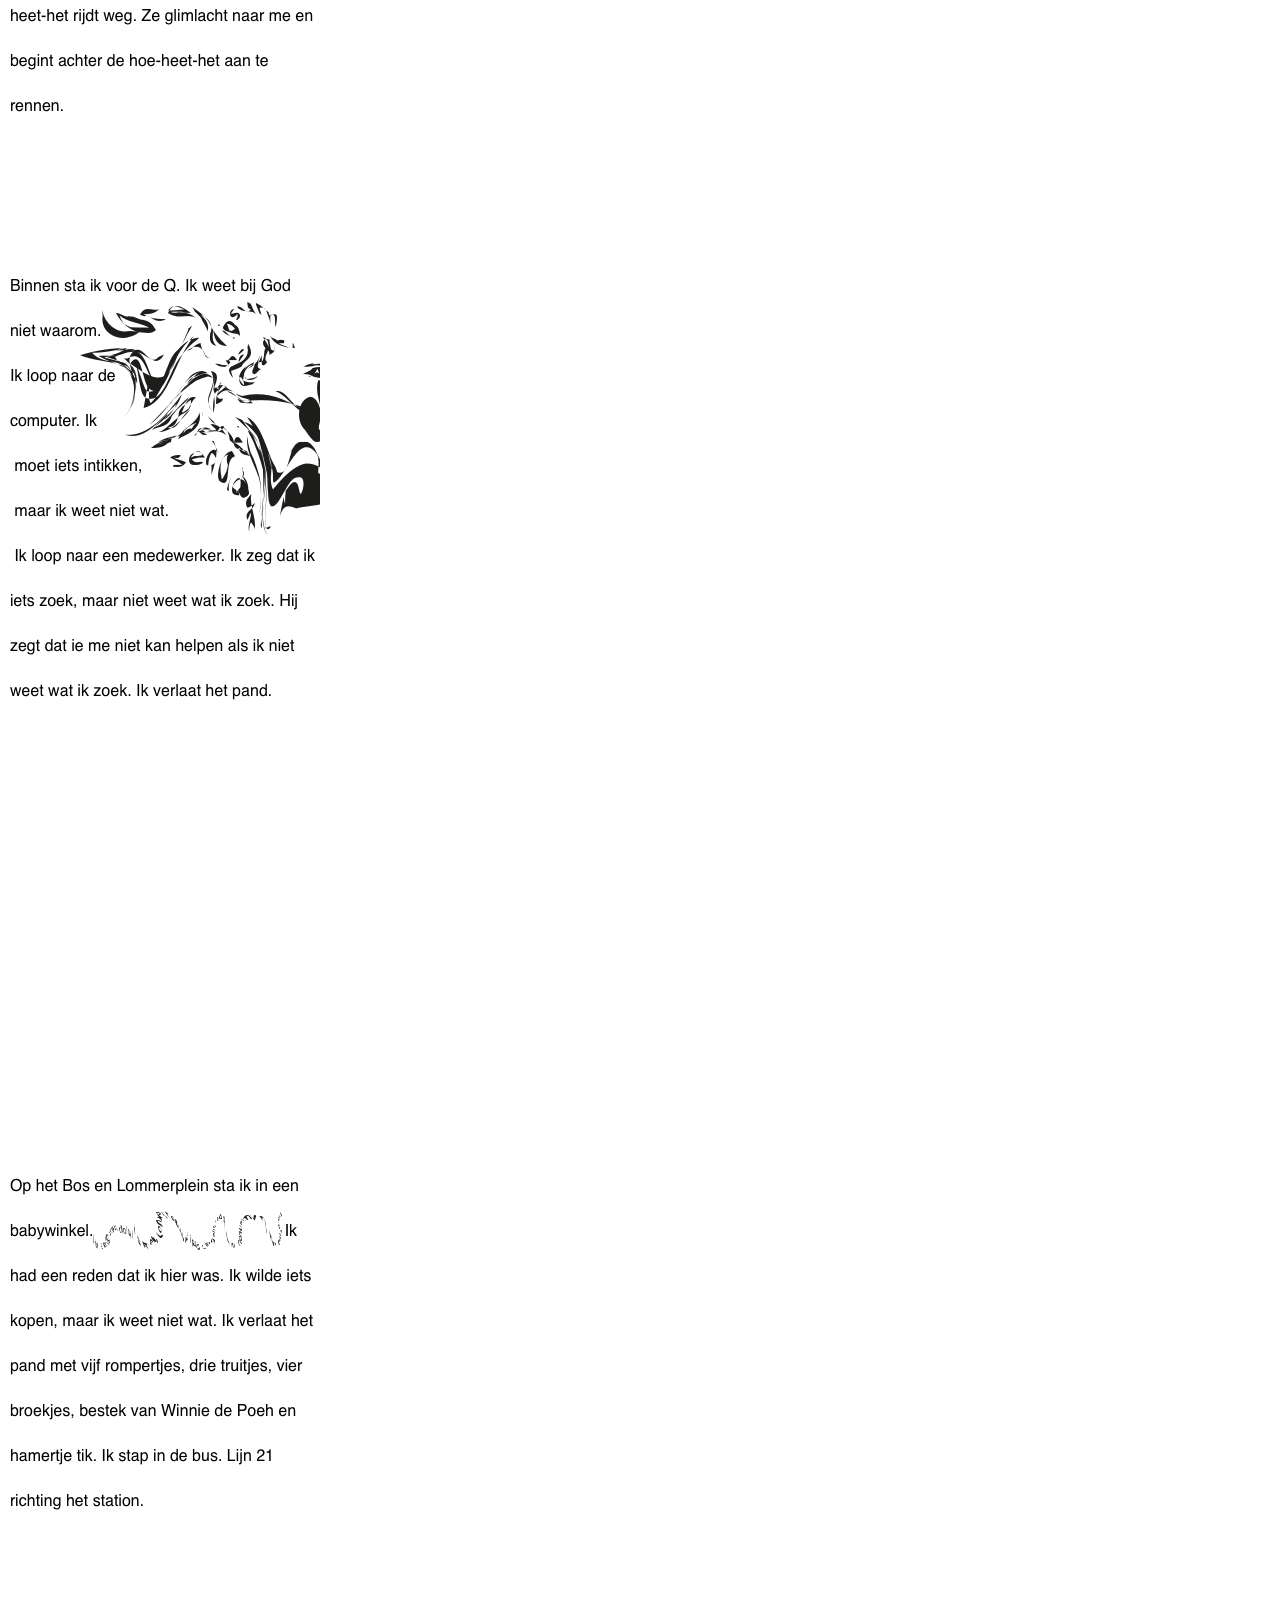
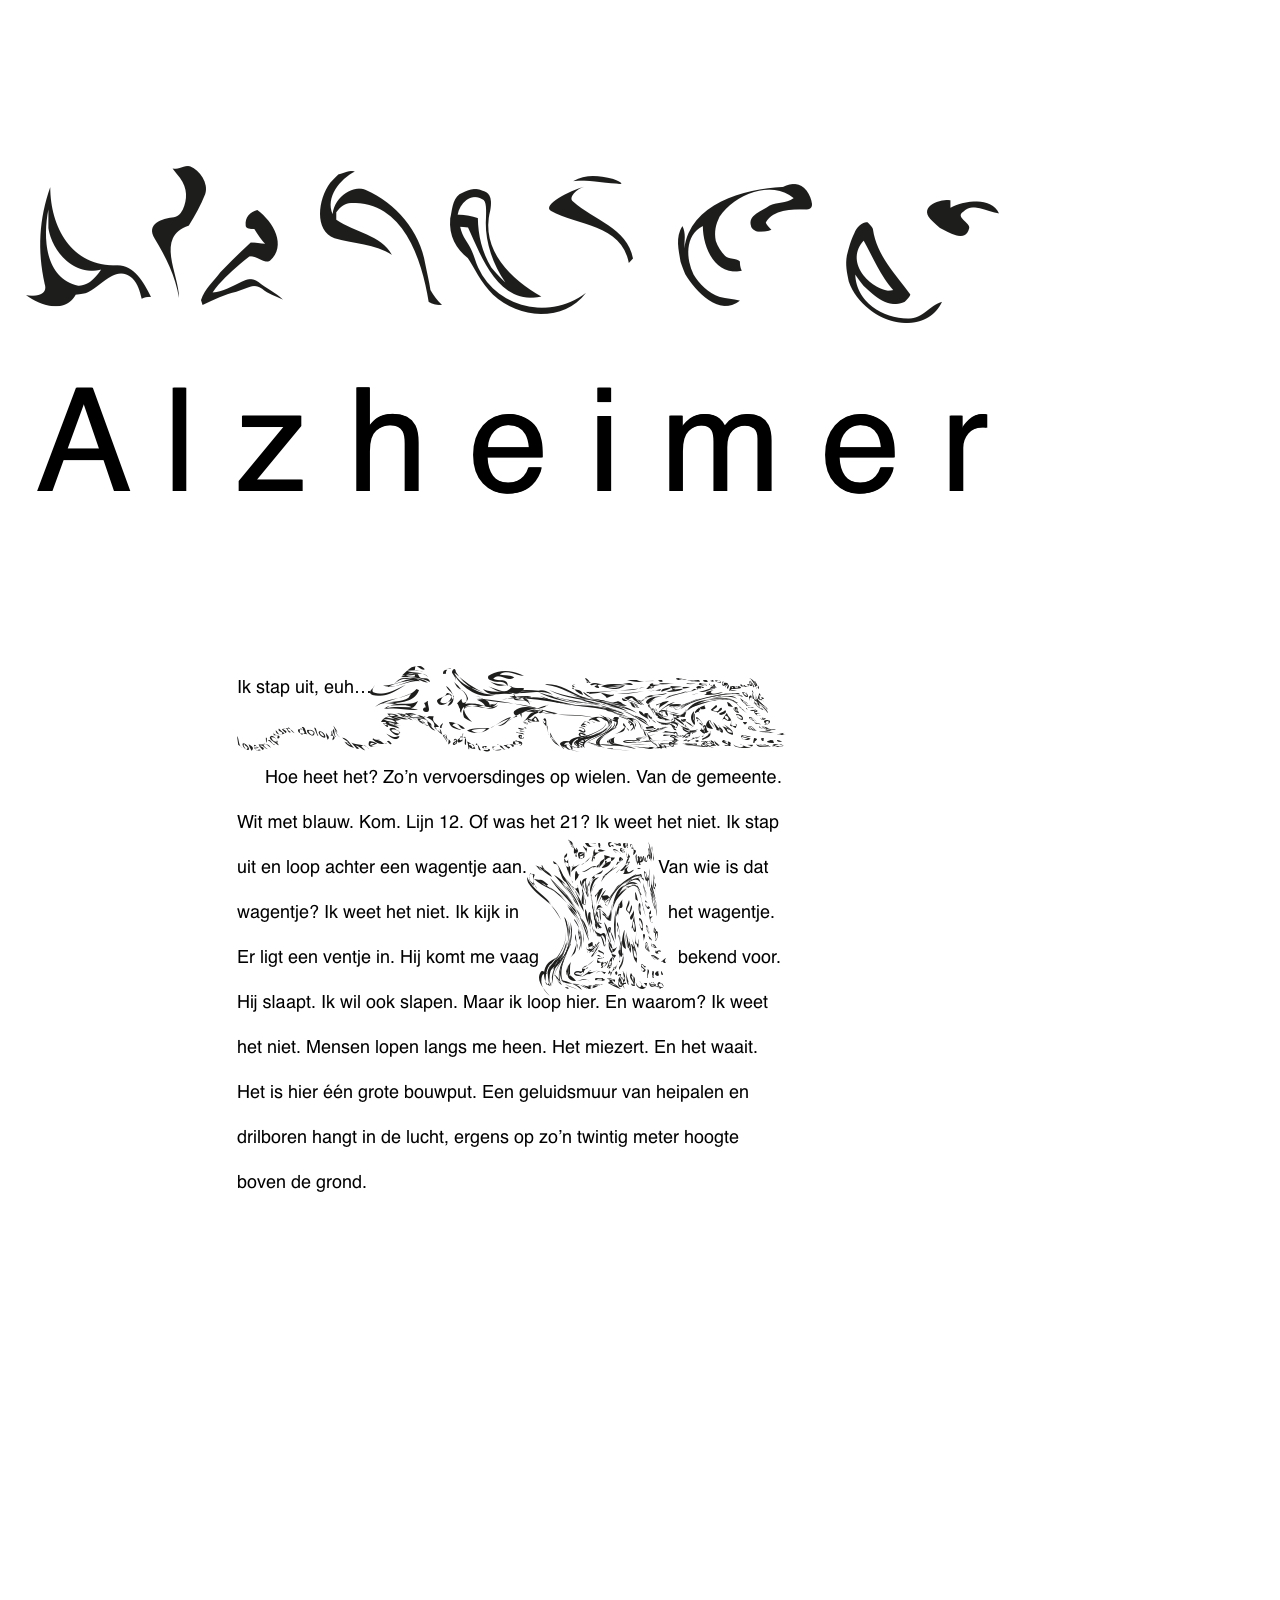
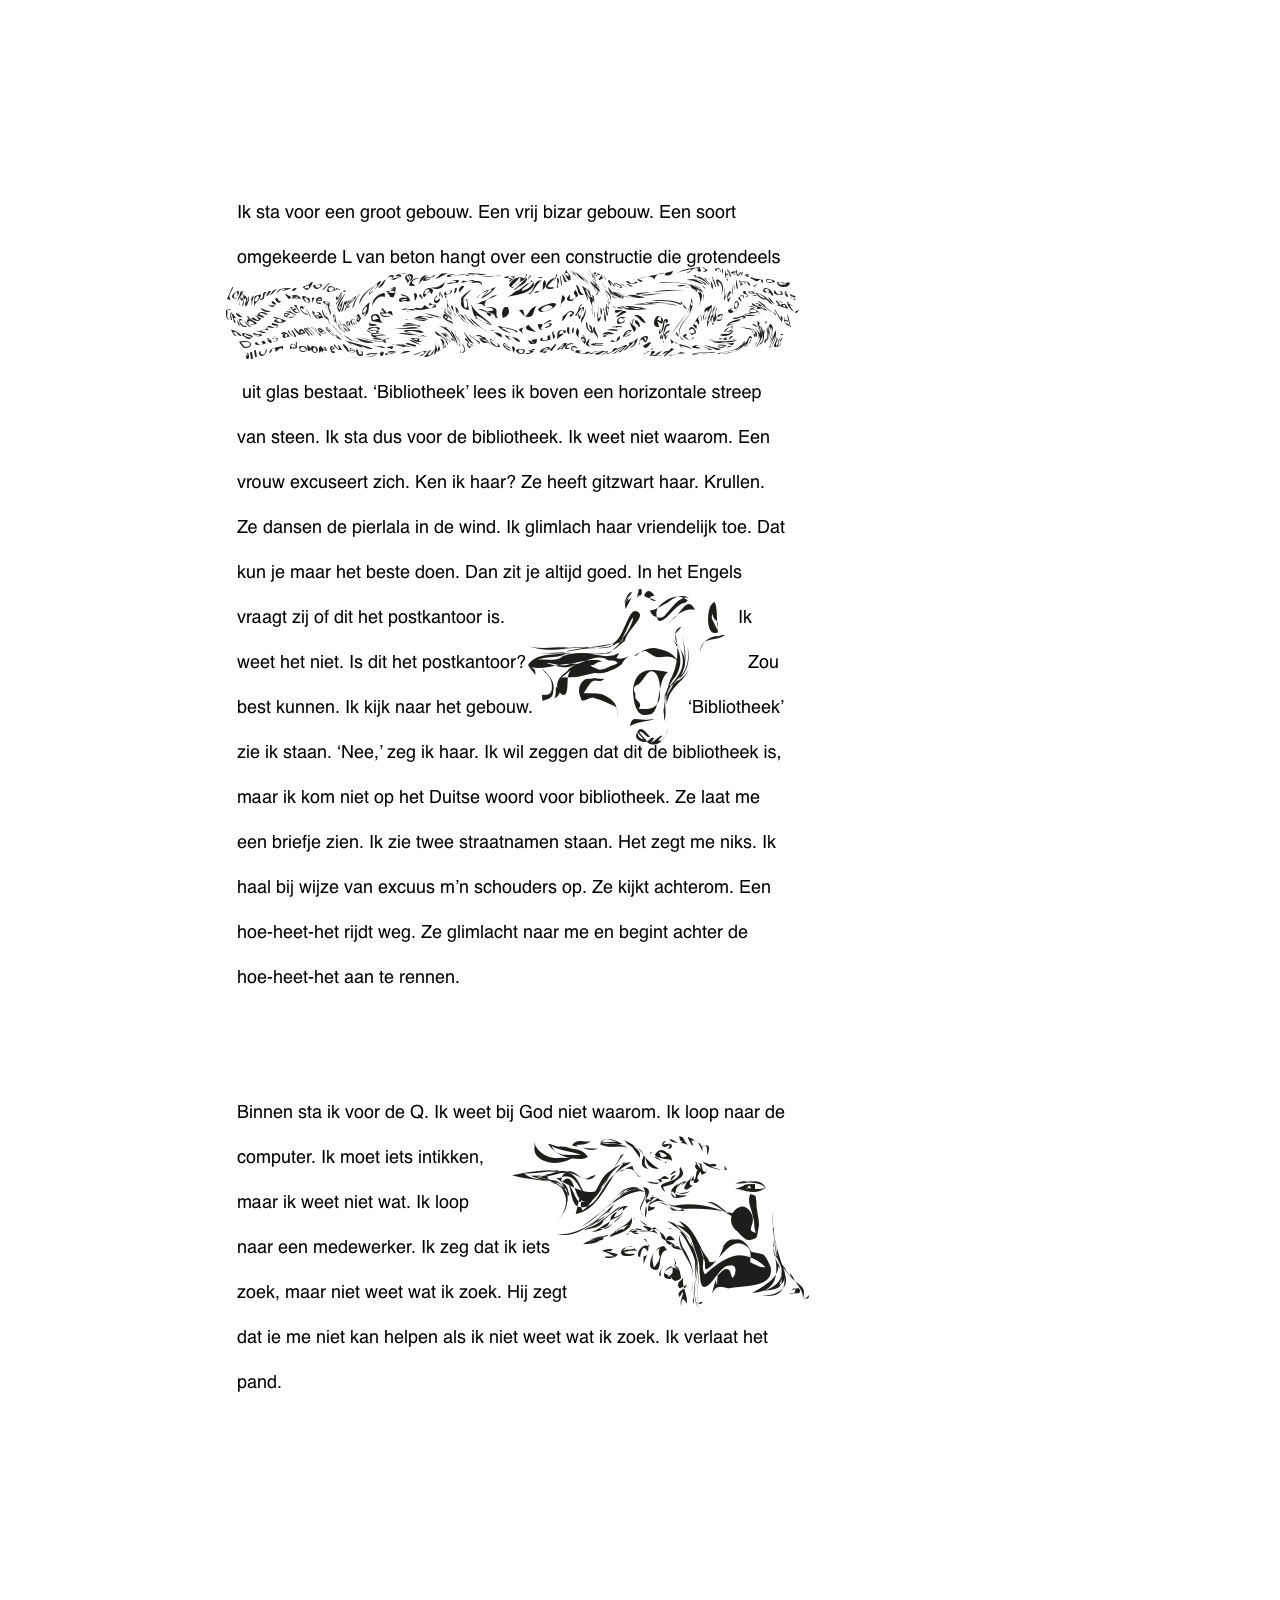
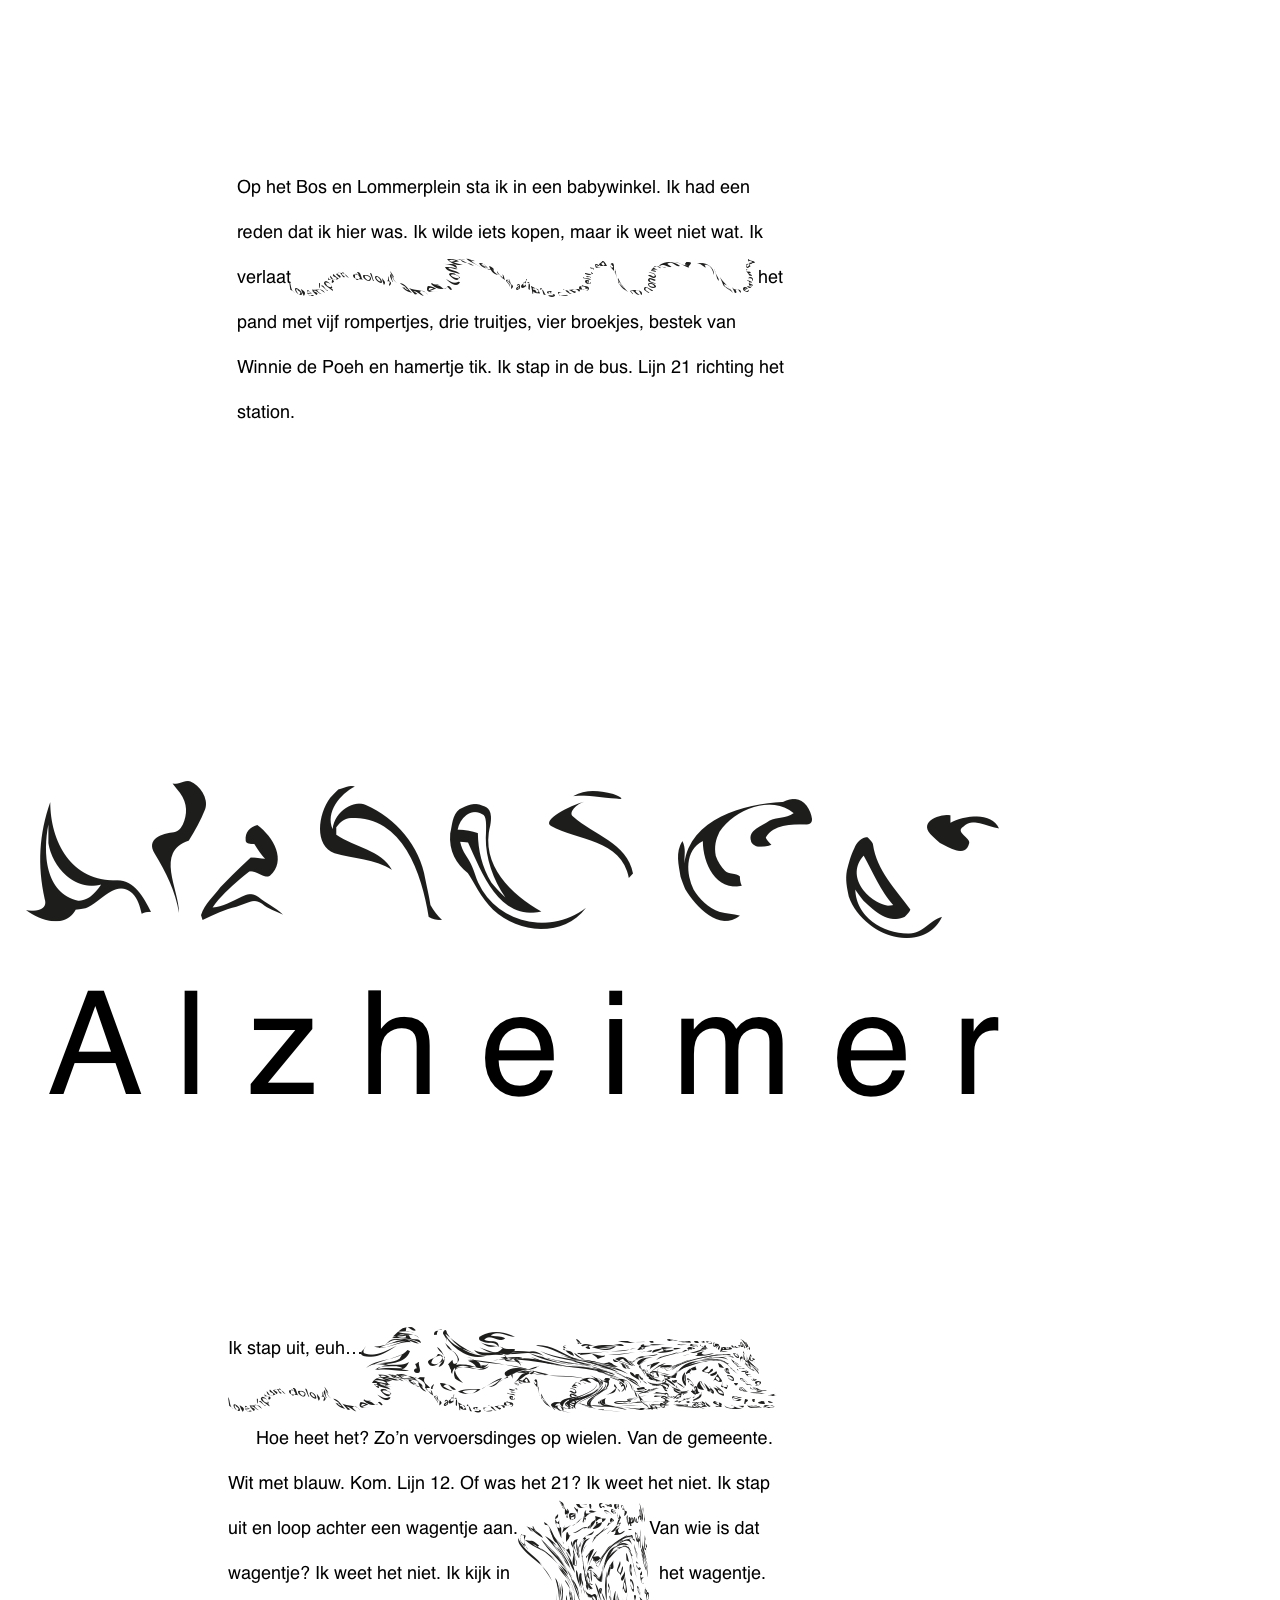
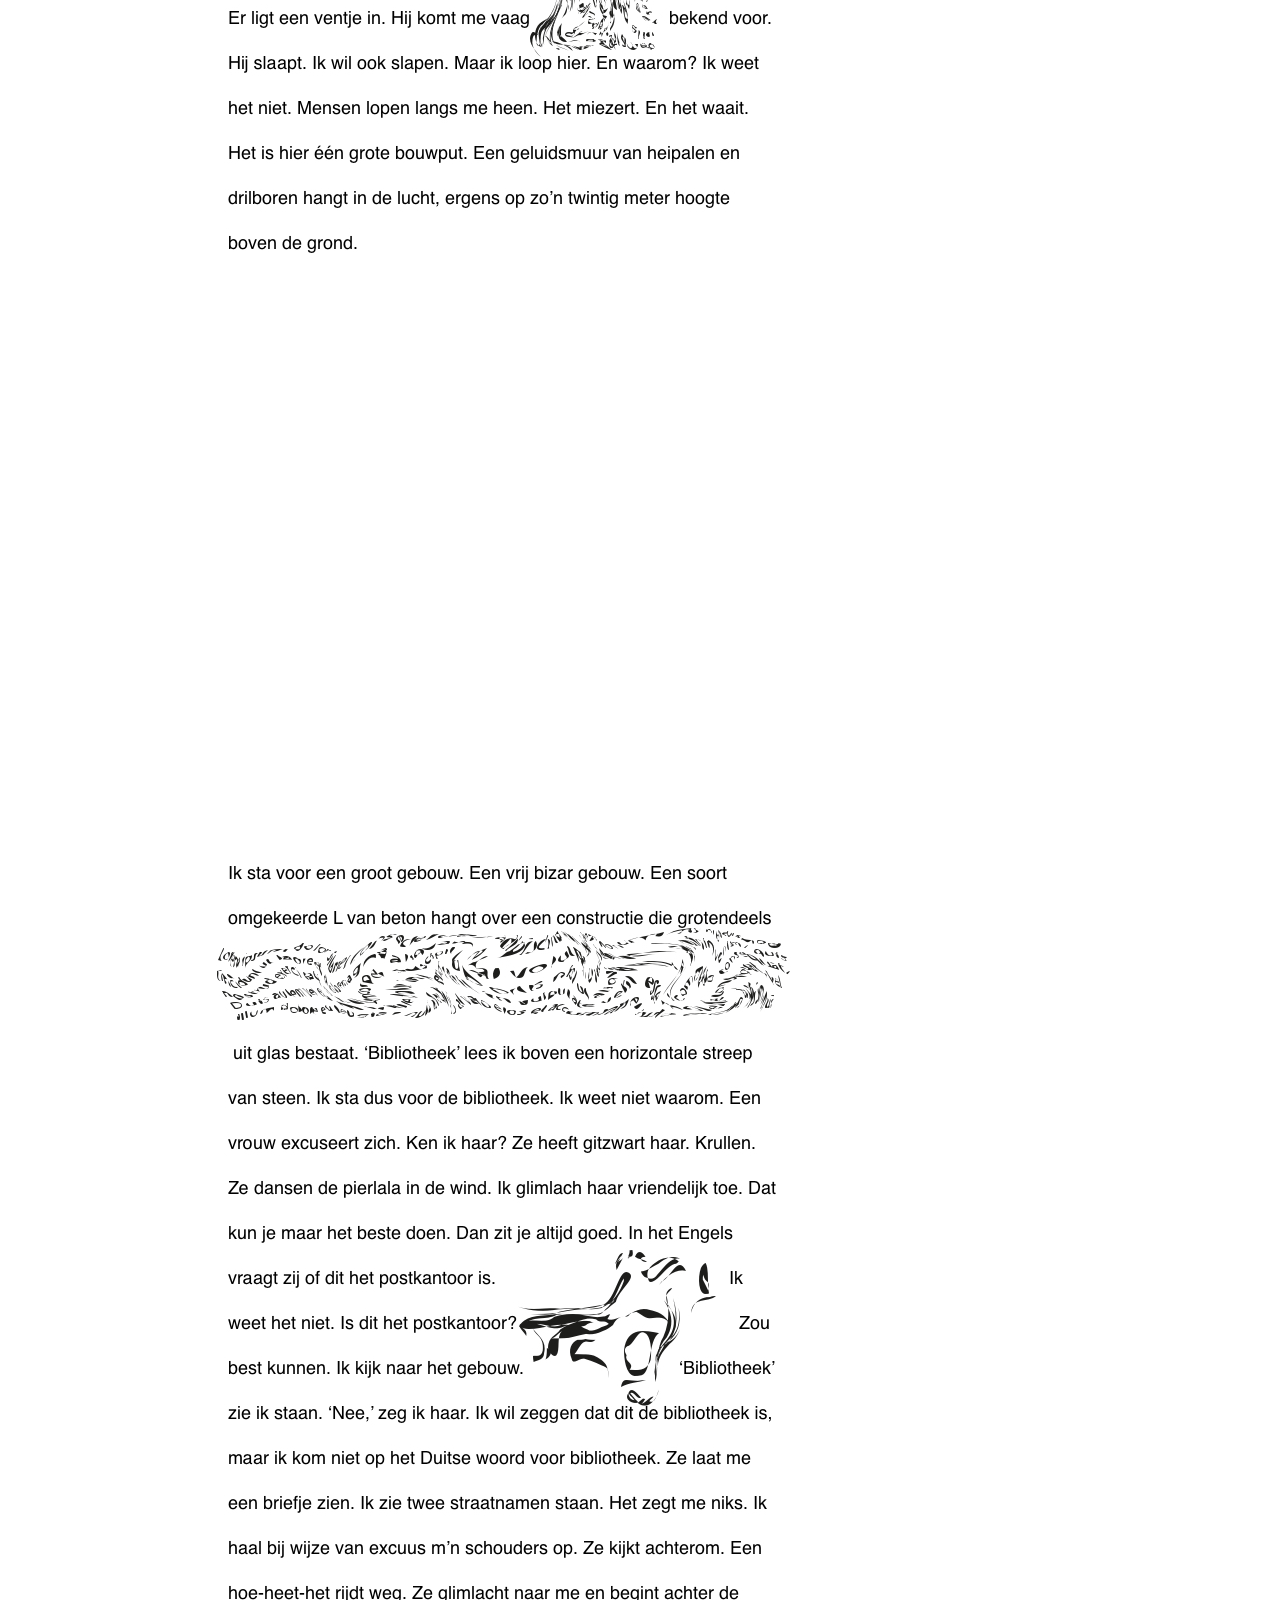
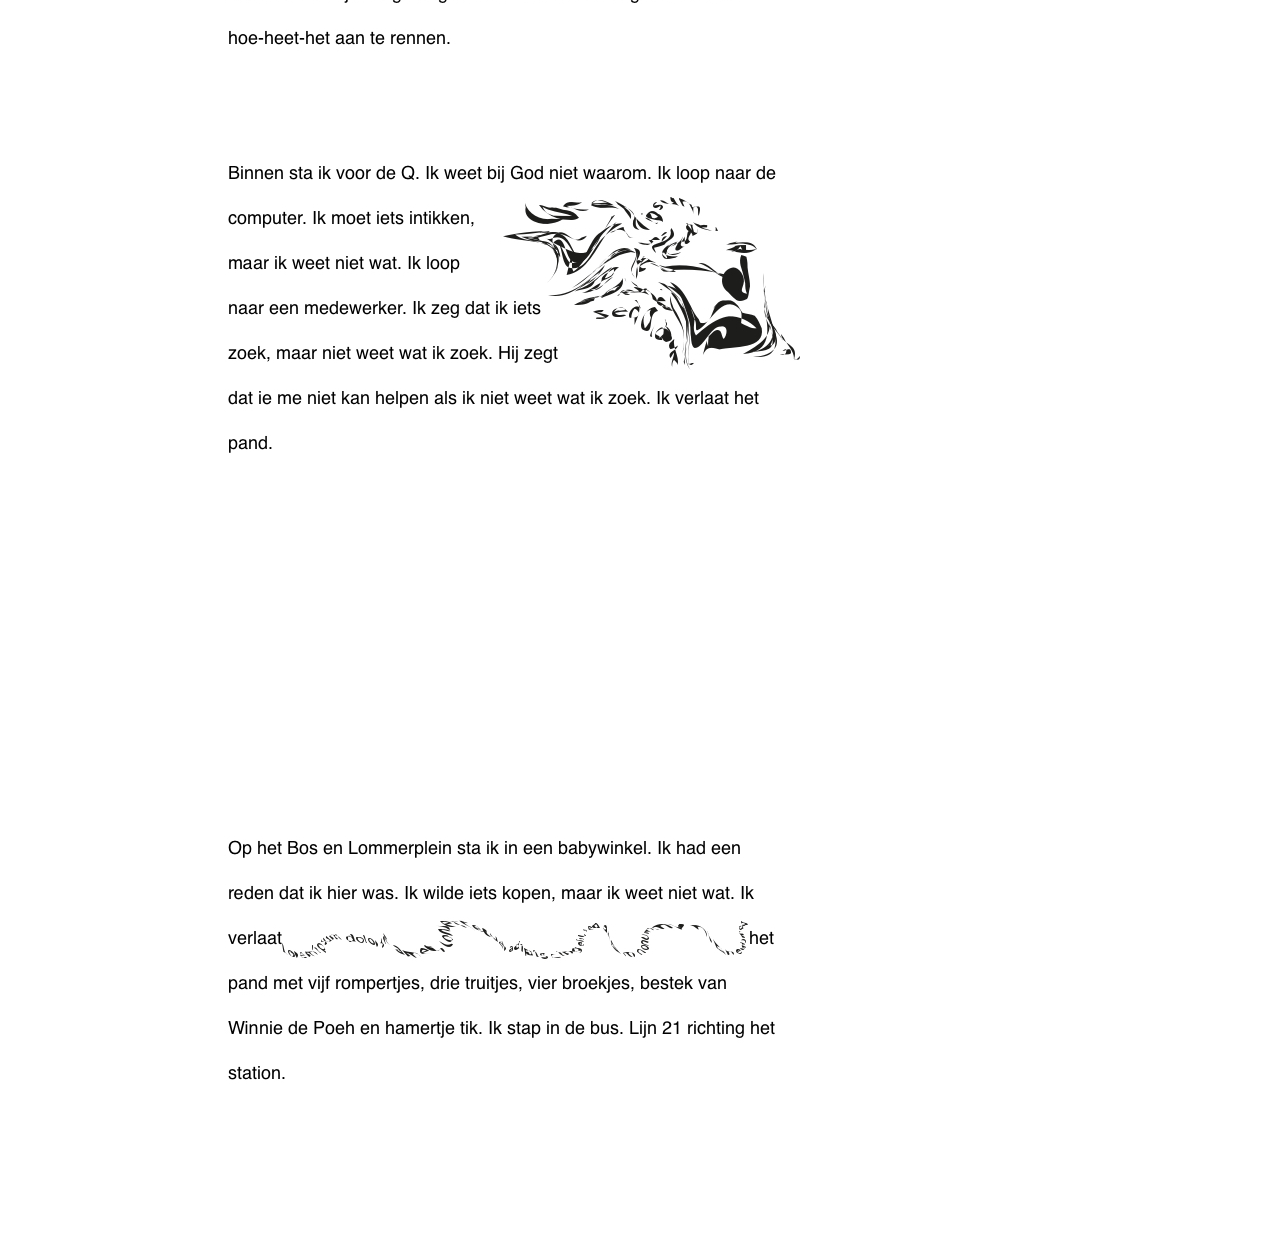
<file: alzheimer.html>
<!DOCTYPE html>
<html lang="en">
   
    <head>
        <meta charset="UTF-8">
        <meta name="viewport" content="width=device-width, initial-scale=1.0">
        <title>Favorieten</title>\<link rel="stylesheet" href="assets/css/main.css">
    </head>
    
    <body class="verhaaldrie">
        <header class="kop">
            <img class="logo" src="assets/css/images/logo.png" alt="ns logo"> <!--bron: Ns.nl -->
            <a href="index.html">
                <h1 class="kop">99 verhalen</h1>
            </a>   
        </header>
        
        
        <main>
          
            <nav class="verhaal">
                <ul>
                    <li>
                        <a href="profiel.html">
                        <img src="assets/css/images/profiel.png" alt="icoon"></a>
                    </li>
                    <li>
                        <a href="categorie.html">
                            <img src="assets/css/images/vrienden.png" alt="icoon">
                        </a>
                    </li>
                    <li>
                        <a href="favoriet.html">
                            <img src="assets/css/images/favoriet.iconen.png" alt="icoon">
                        </a>
                   </li>
                    <li>
                        <a href="vrienden.html">
                            <img src="assets/css/images/profiel.png" alt="icoon">
                        </a>
                    </li>
                </ul>
            </nav>
            
            <img  class="klein"src="assets/css/images/alzheimerm.jpg" alt="">
            
            <img class="middel" src="assets/css/images/alzheimert.jpg" alt="">
            
            <img class="groot" src="assets/css/images/alzheimerg.jpg" alt="">
            
        </main>
    </body>
    
    </html>
</file>
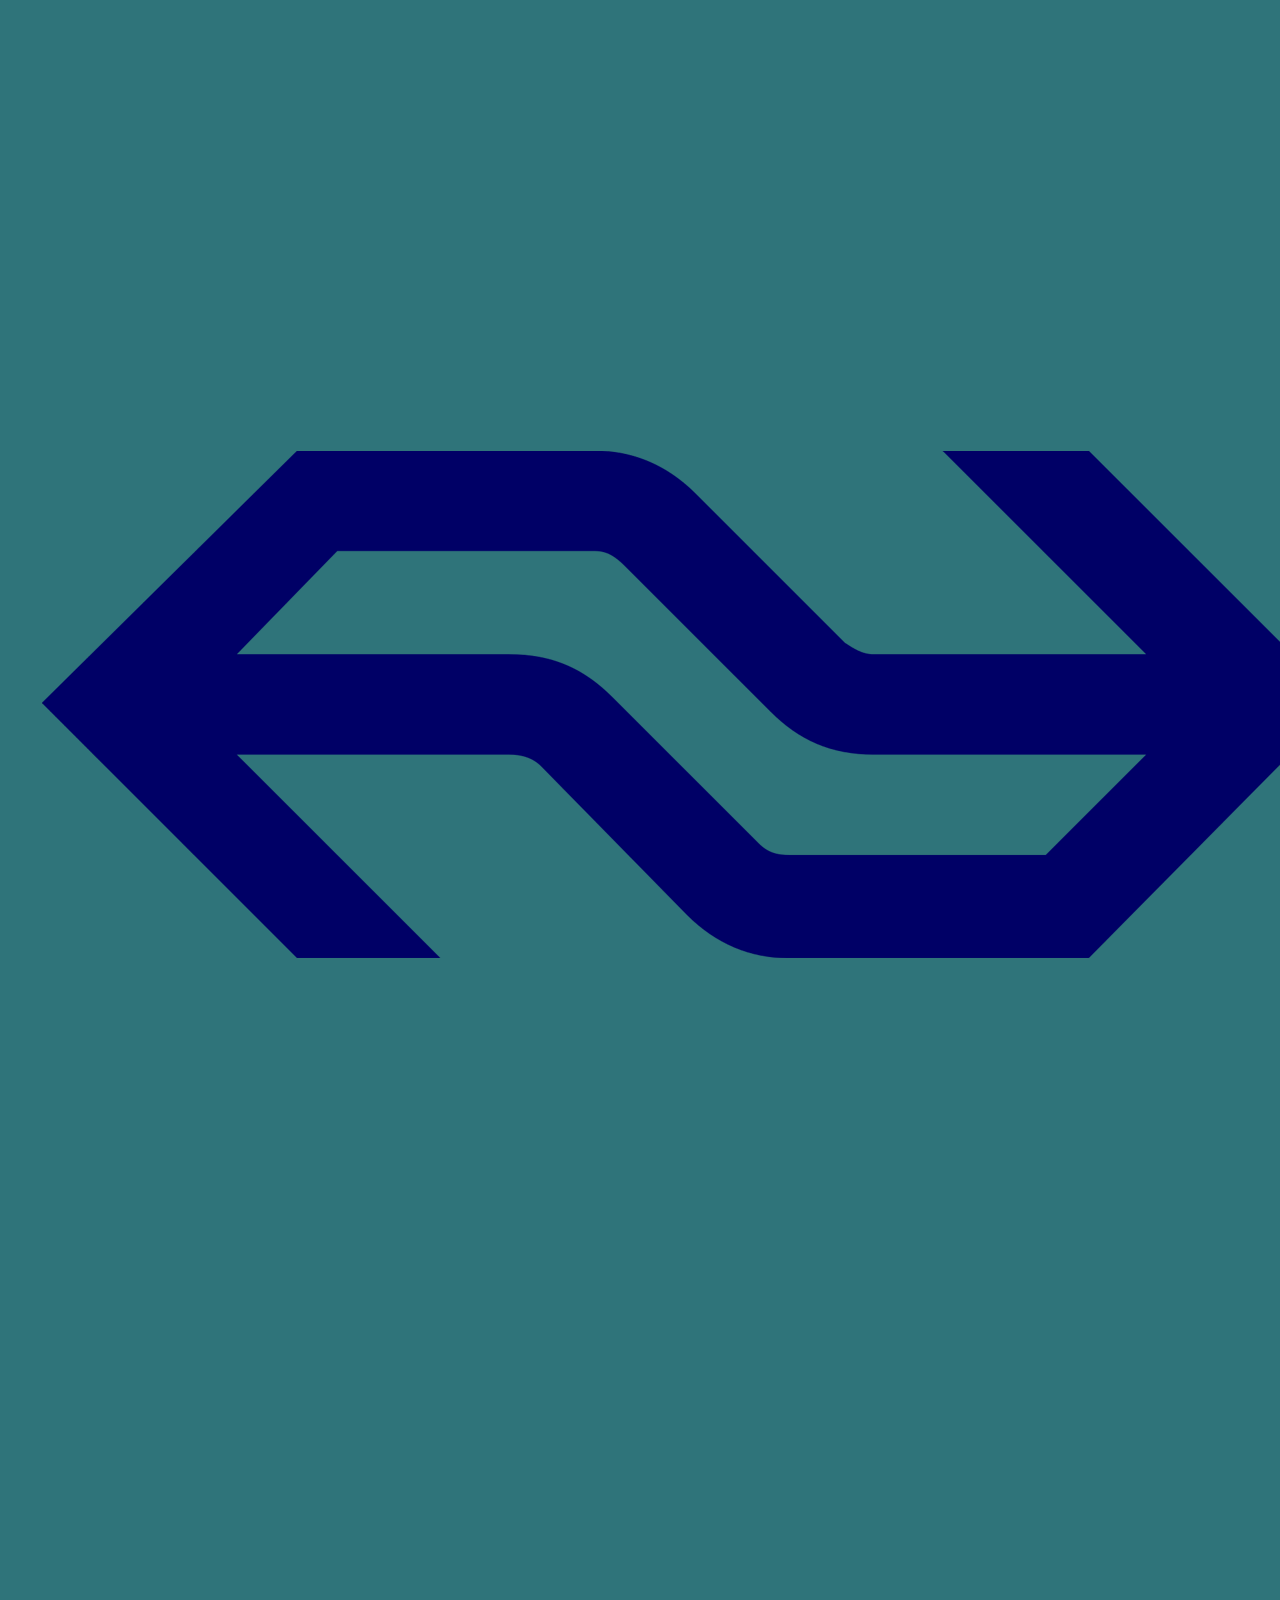
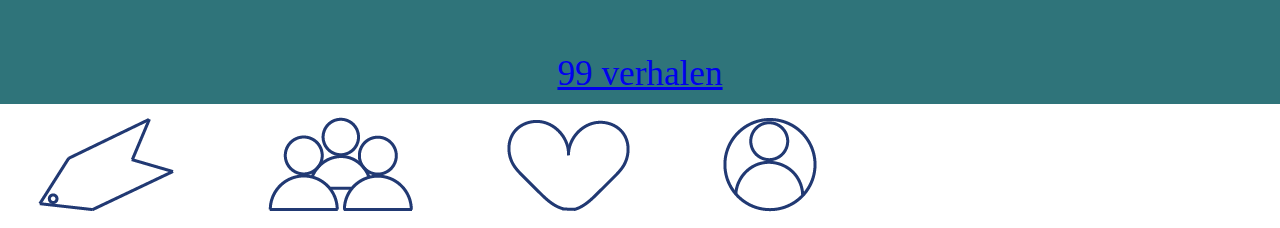
<file: categorie.html>
<!DOCTYPE html>
<html lang="en">
   
    <head>
        <meta charset="UTF-8">
        <meta name="viewport" content="width=device-width, initial-scale=1.0">
        <title>Categorie</title>
        <link rel="stylesheet" href="assets/css/main.css">
    </head>
    
    <body>
        <header class="kop">
            <a href="index.html">
                <img class="logo" src="assets/css/images/logo.png" alt="">
                <h1 class="kop">99 verhalen</h1> 
            </a>  
        </header>
        
        
        <main>
          
            <nav class="nav">
                <ul>
                    <li>
                        <a href="categorie.html">
                        <img src="assets/css/images/label.png" alt="icoon"></a>
                    </li>
                    <li>
                        <a href="vrienden.html">
                            <img src="assets/css/images/vrienden.png" alt="icoon">
                        </a>
                    </li>
                    <li>
                        <a href="favoriet.html">
                            <img src="assets/css/images/favoriet.iconen.png" alt="icoon">
                        </a>
                   </li>
                    <li>
                        <a href="login.html">
                            <img src="assets/css/images/profiel.png" alt="icoon">
                        </a>
                    </li>
                </ul>
            </nav>
        </main>    
    </body>
    
    </html>
</file>
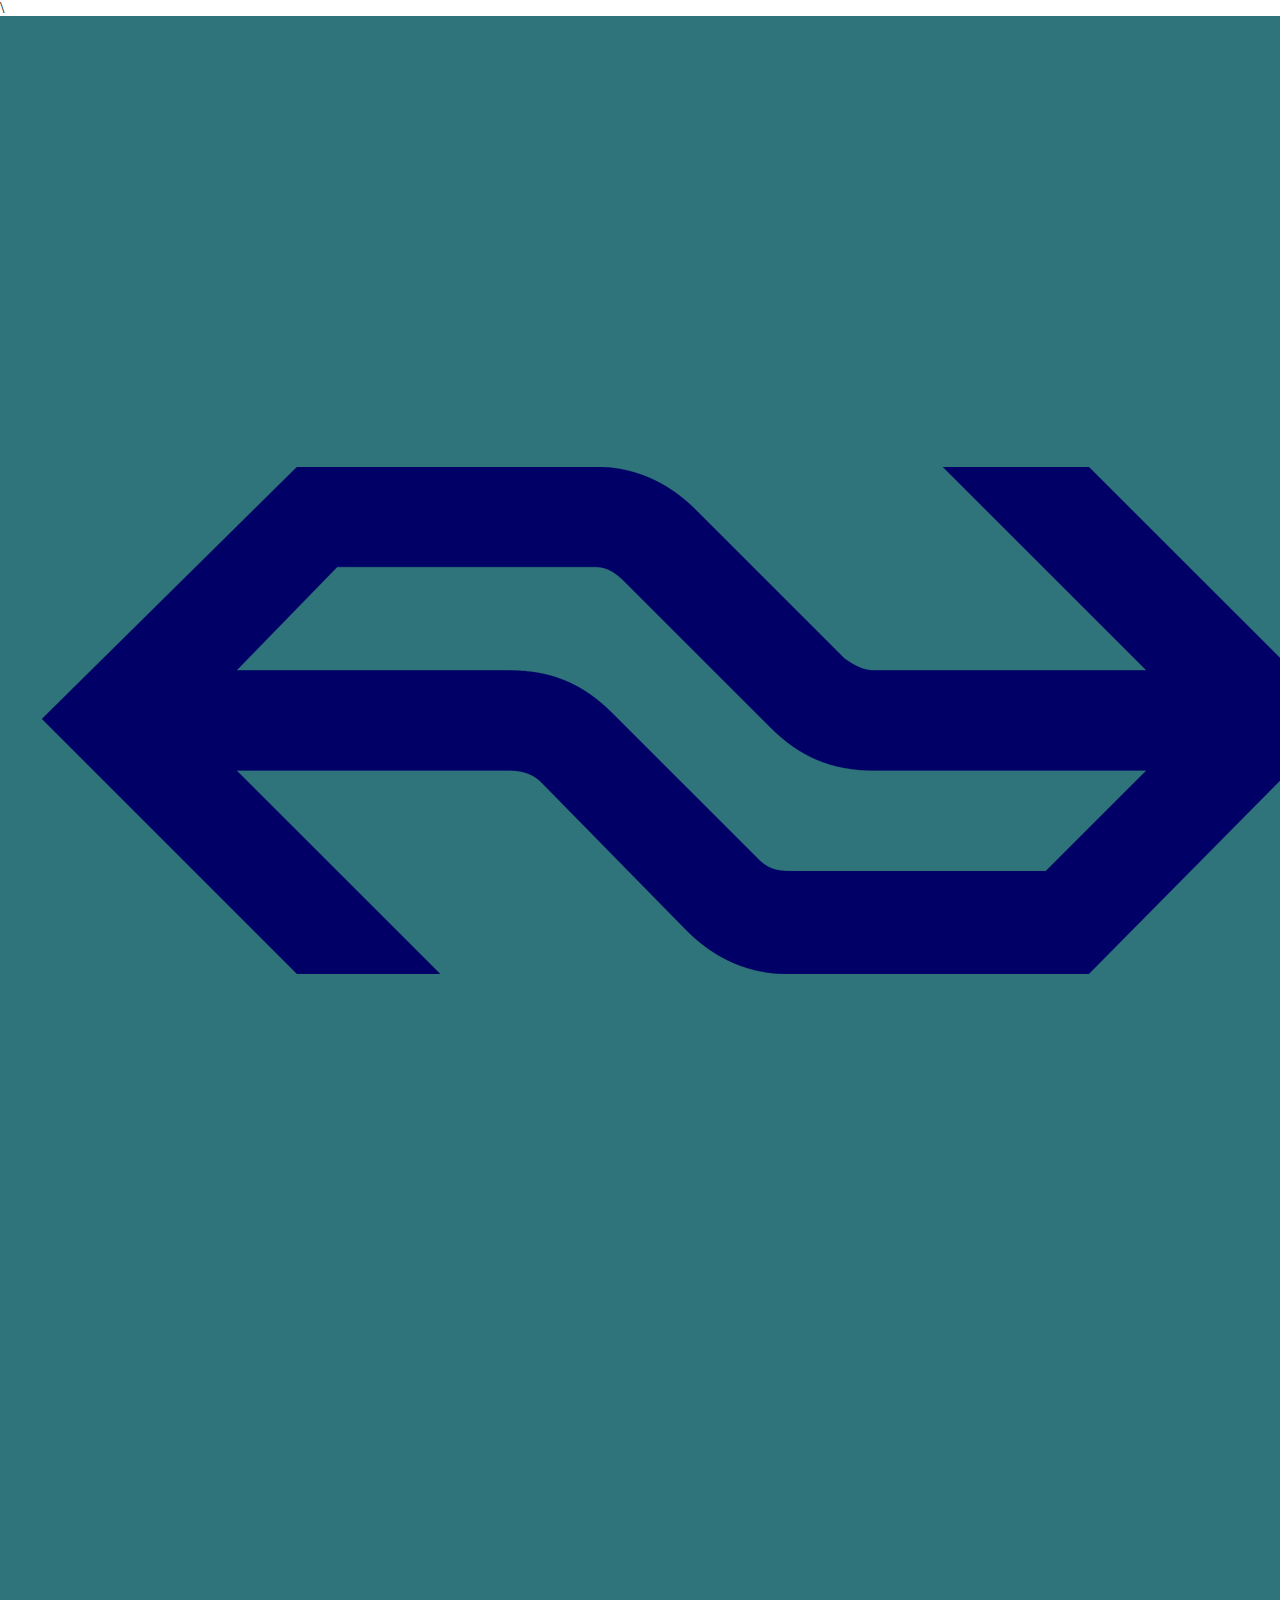
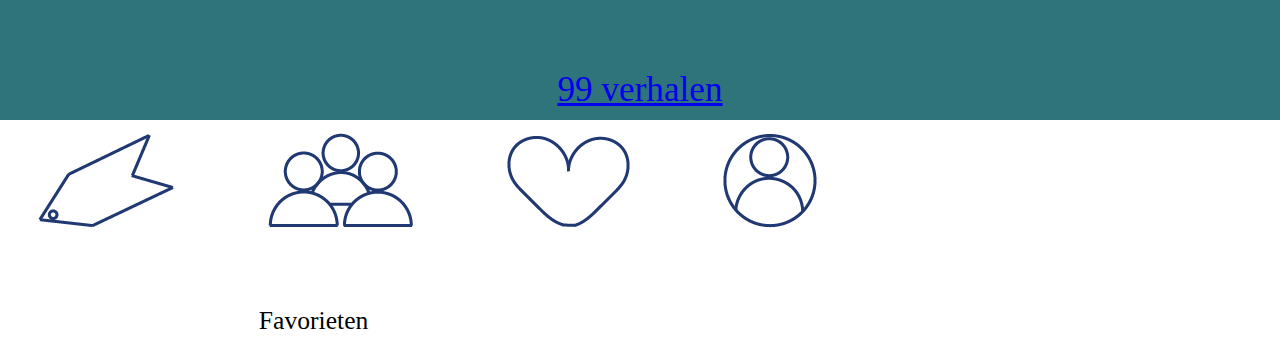
<file: favoriet.html>
<!DOCTYPE html>
<html lang="en">
   
    <head>
        <meta charset="UTF-8">
        <meta name="viewport" content="width=device-width, initial-scale=1.0">
        <title>Favorieten</title>\<link rel="stylesheet" href="assets/css/main.css">
    </head>
    
    <body>
        <header class="kop">
            <a href="index.html">
                <img class="logo" src="assets/css/images/logo.png" alt="">
                <h1 class="kop">99 verhalen</h1>  
            </a> 
        </header>
        
        
        <main>
          
            <nav class="nav">
                <ul>
                    <li>
                        <a href="profiel.html">
                        <img src="assets/css/images/label.png" alt="icoon"></a>
                    </li>
                    <li>
                        <a href="categorie.html">
                            <img src="assets/css/images/vrienden.png" alt="icoon">
                        </a>
                    </li>
                    <li>
                        <a href="favoriet.html">
                            <img src="assets/css/images/favoriet.iconen.png" alt="icoon">
                        </a>
                   </li>
                    <li>
                        <a href="vrienden.html">
                            <img src="assets/css/images/profiel.png" alt="icoon">
                        </a>
                    </li>
                </ul>
            </nav>
            
            <section class="boeken">
               
                <h2 class="hoofd">Favorieten</h2>
                
            </section>
            
        </main>
    </body>
    
    </html>
</file>
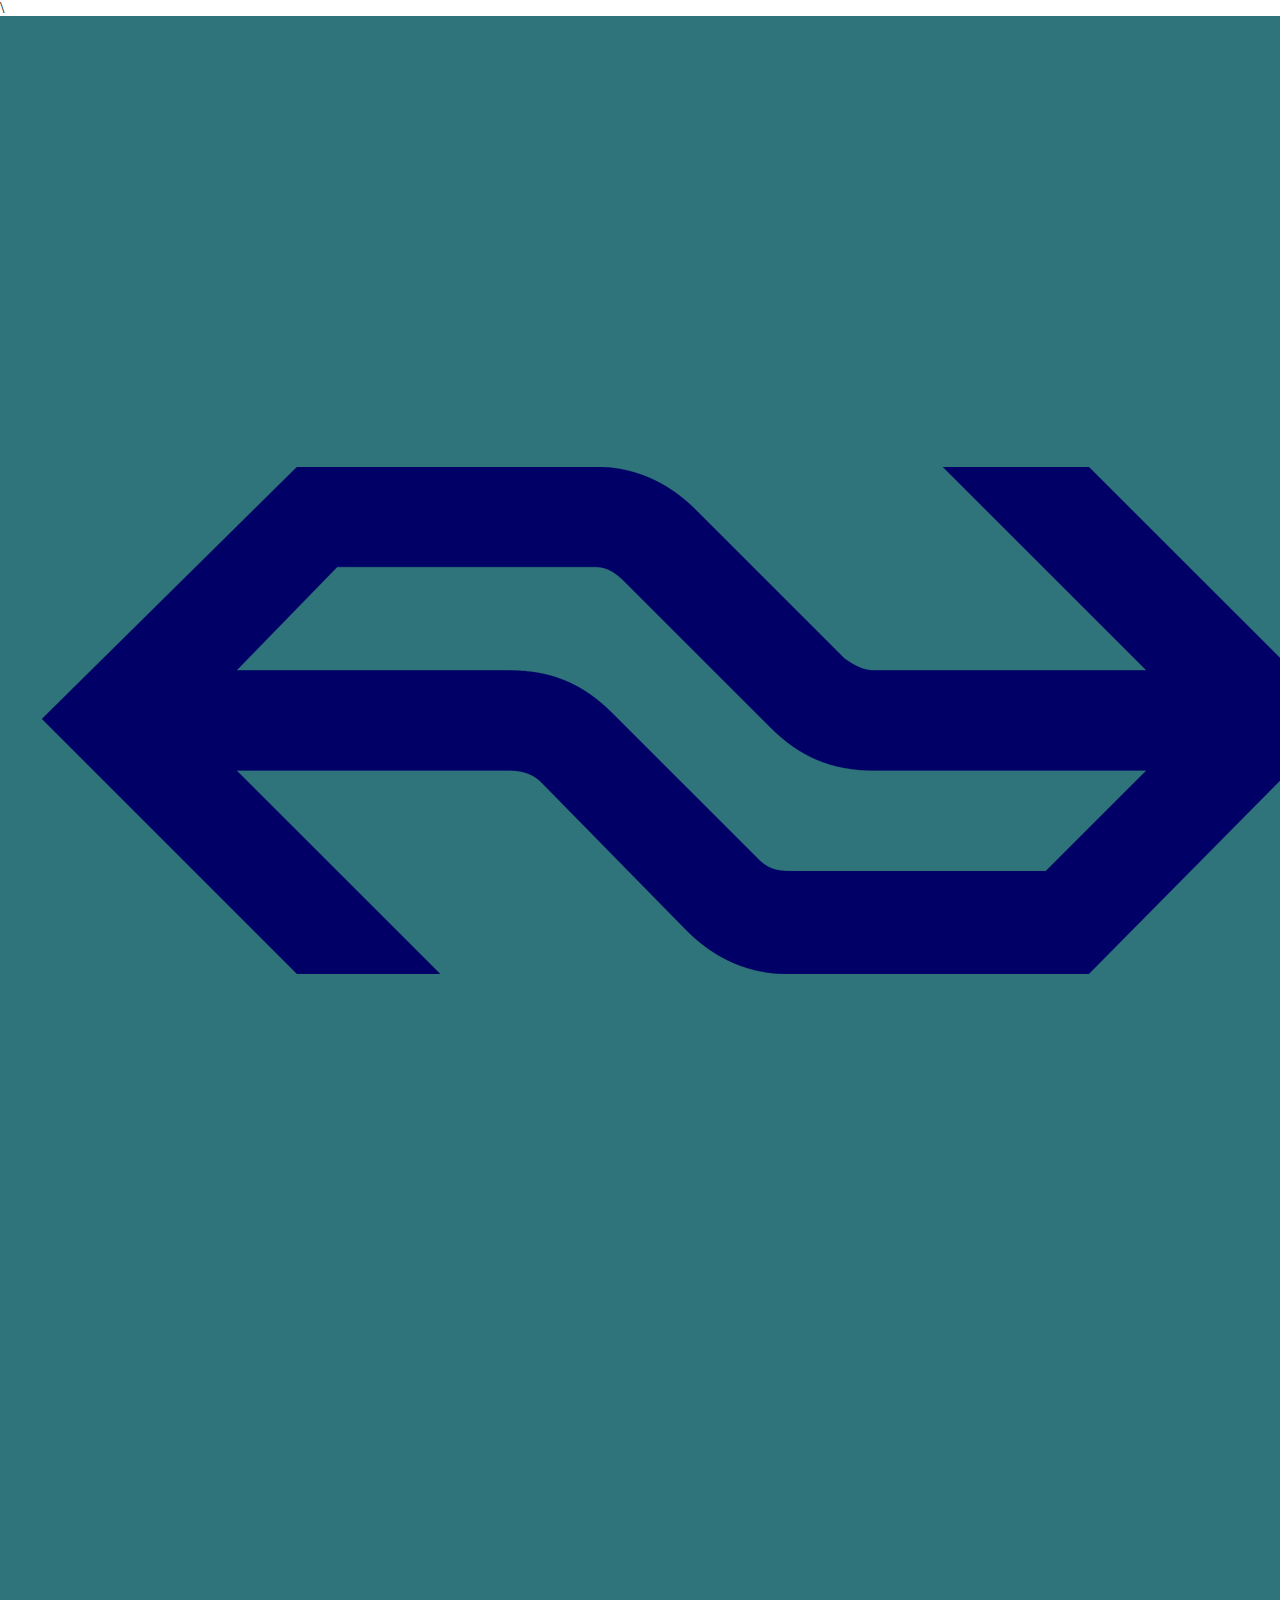
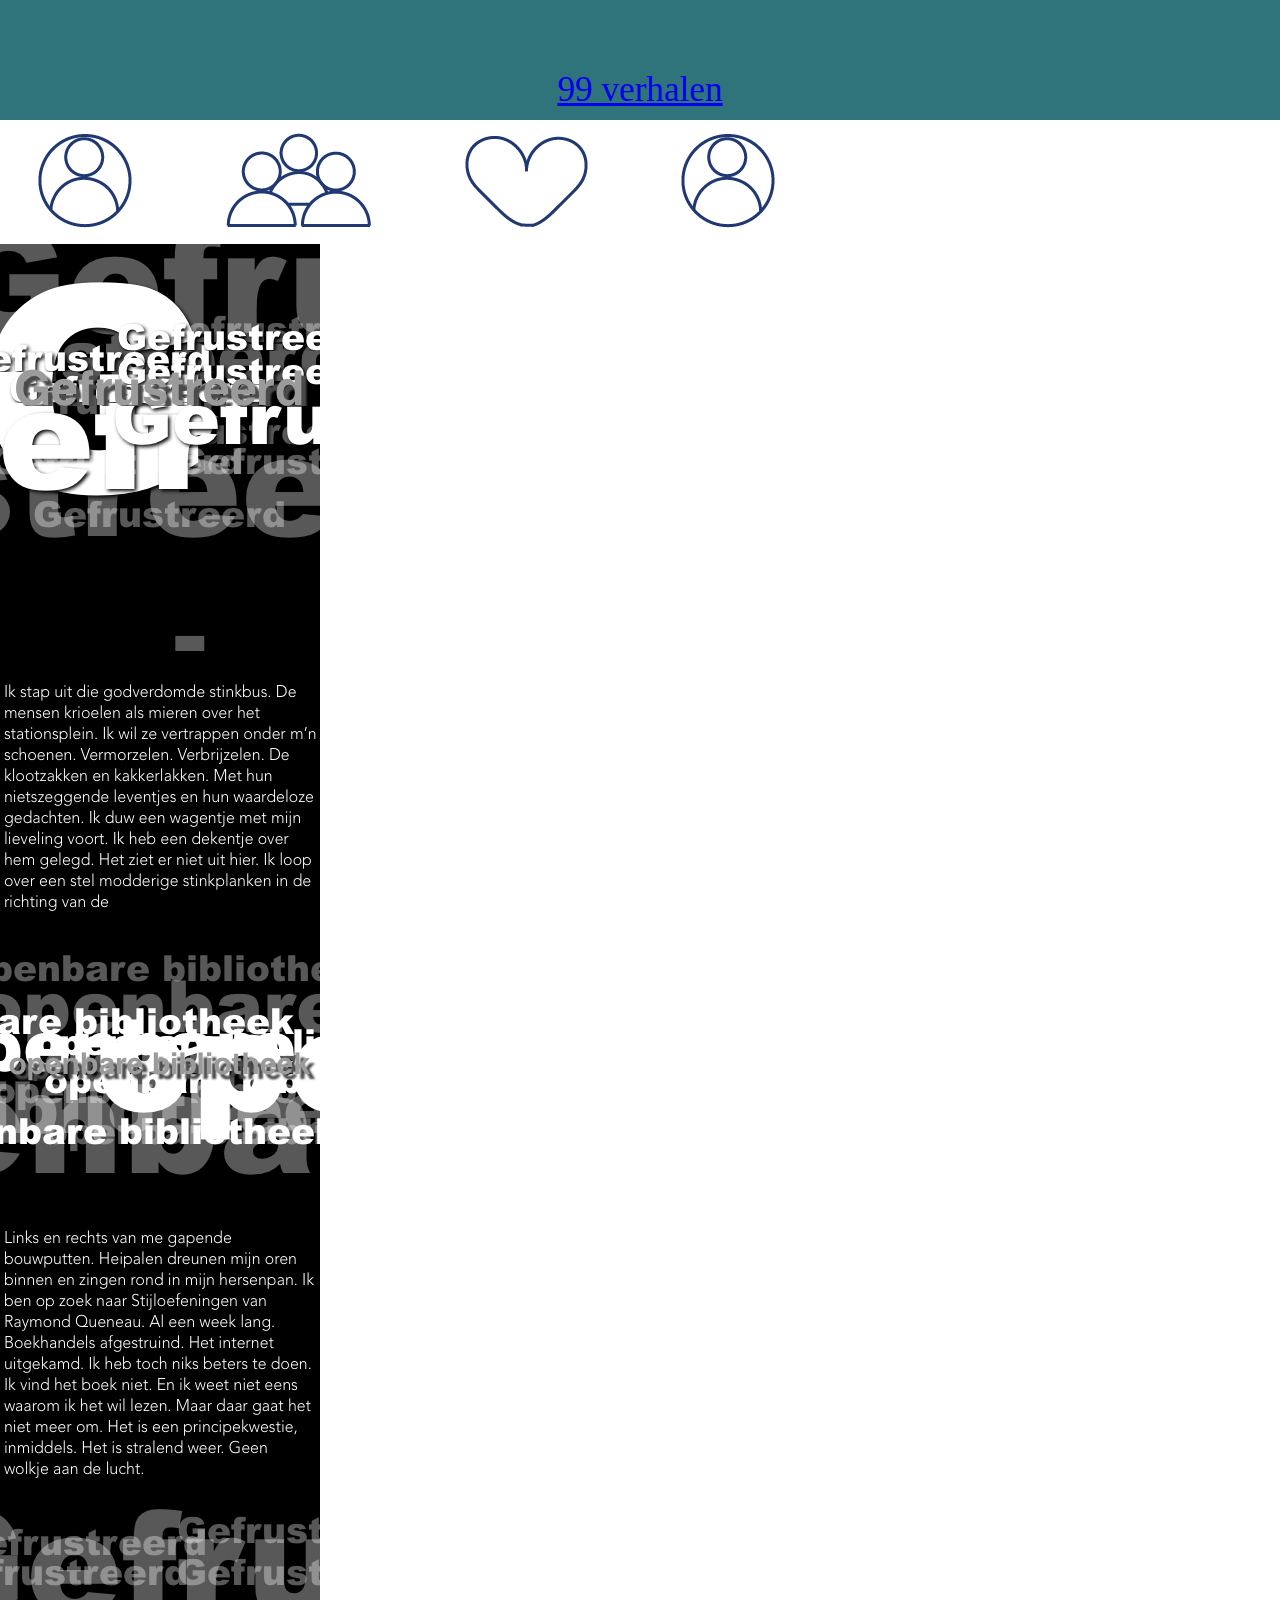
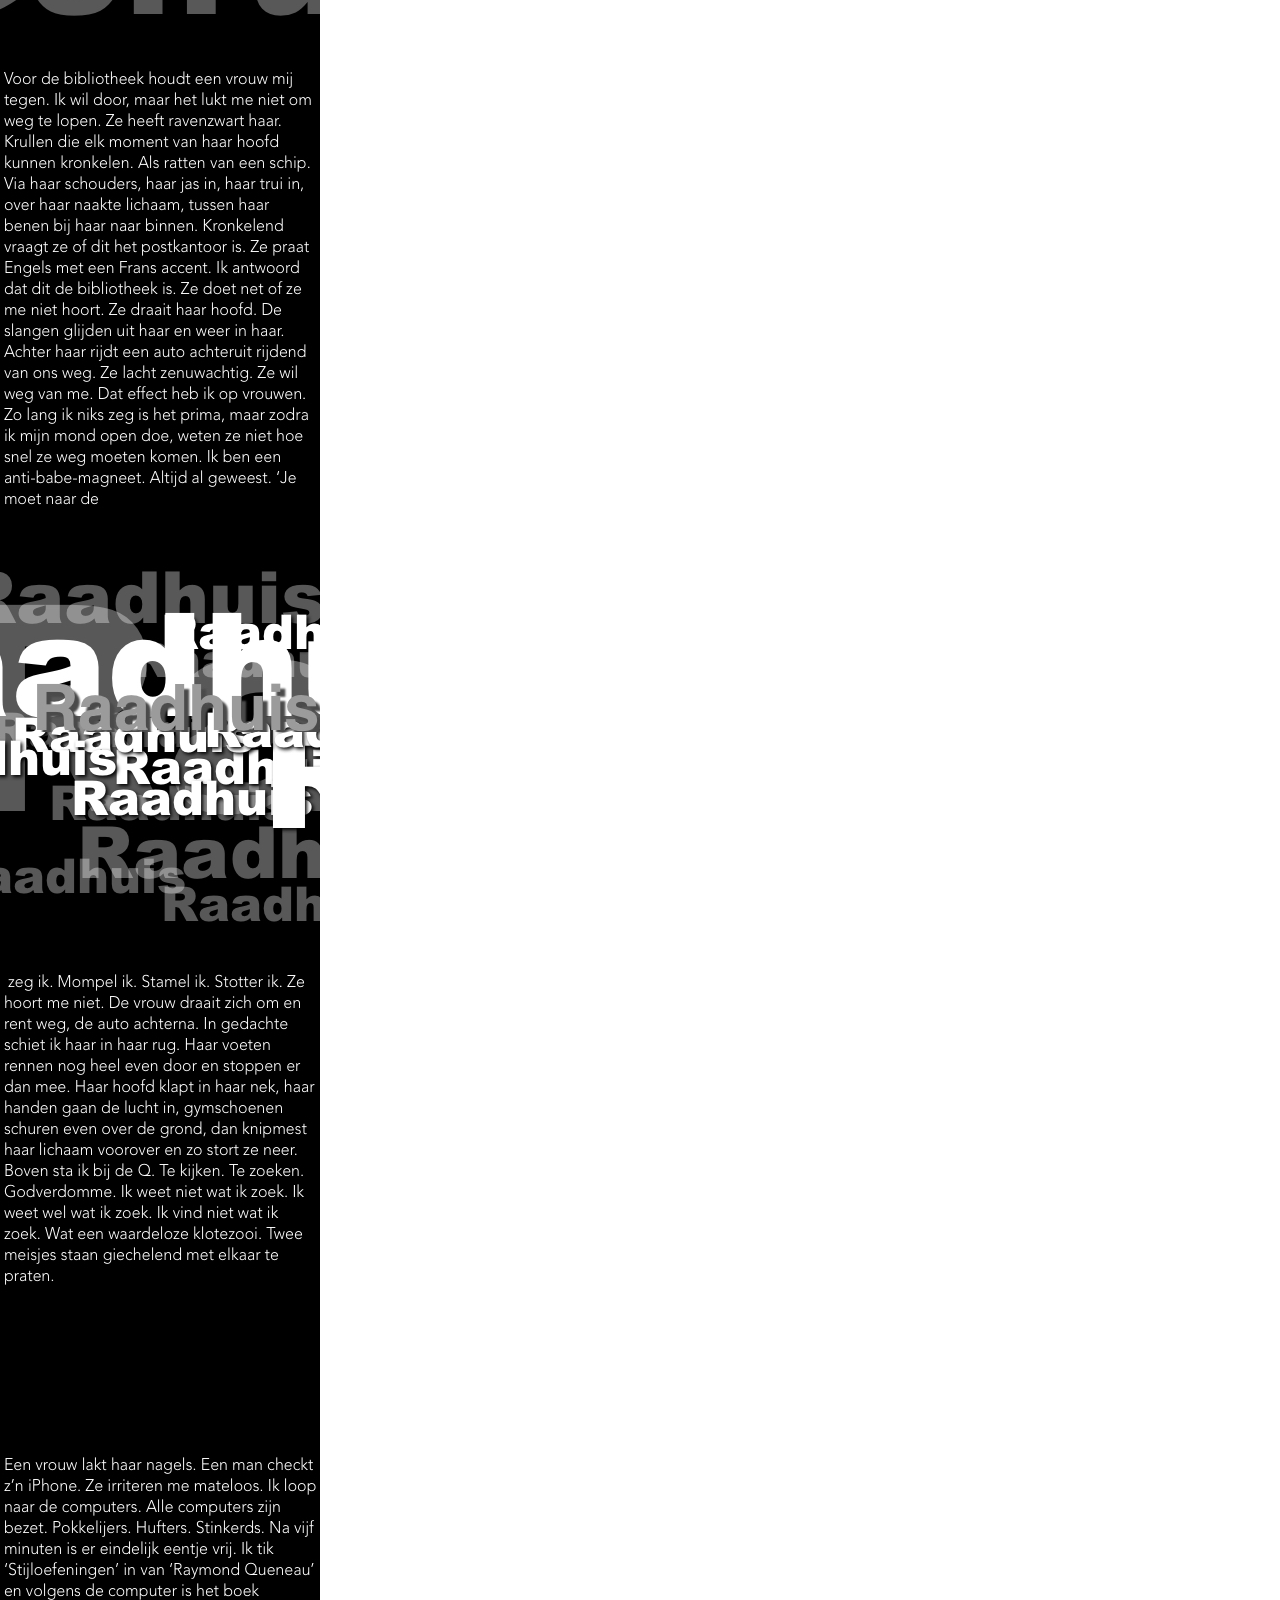
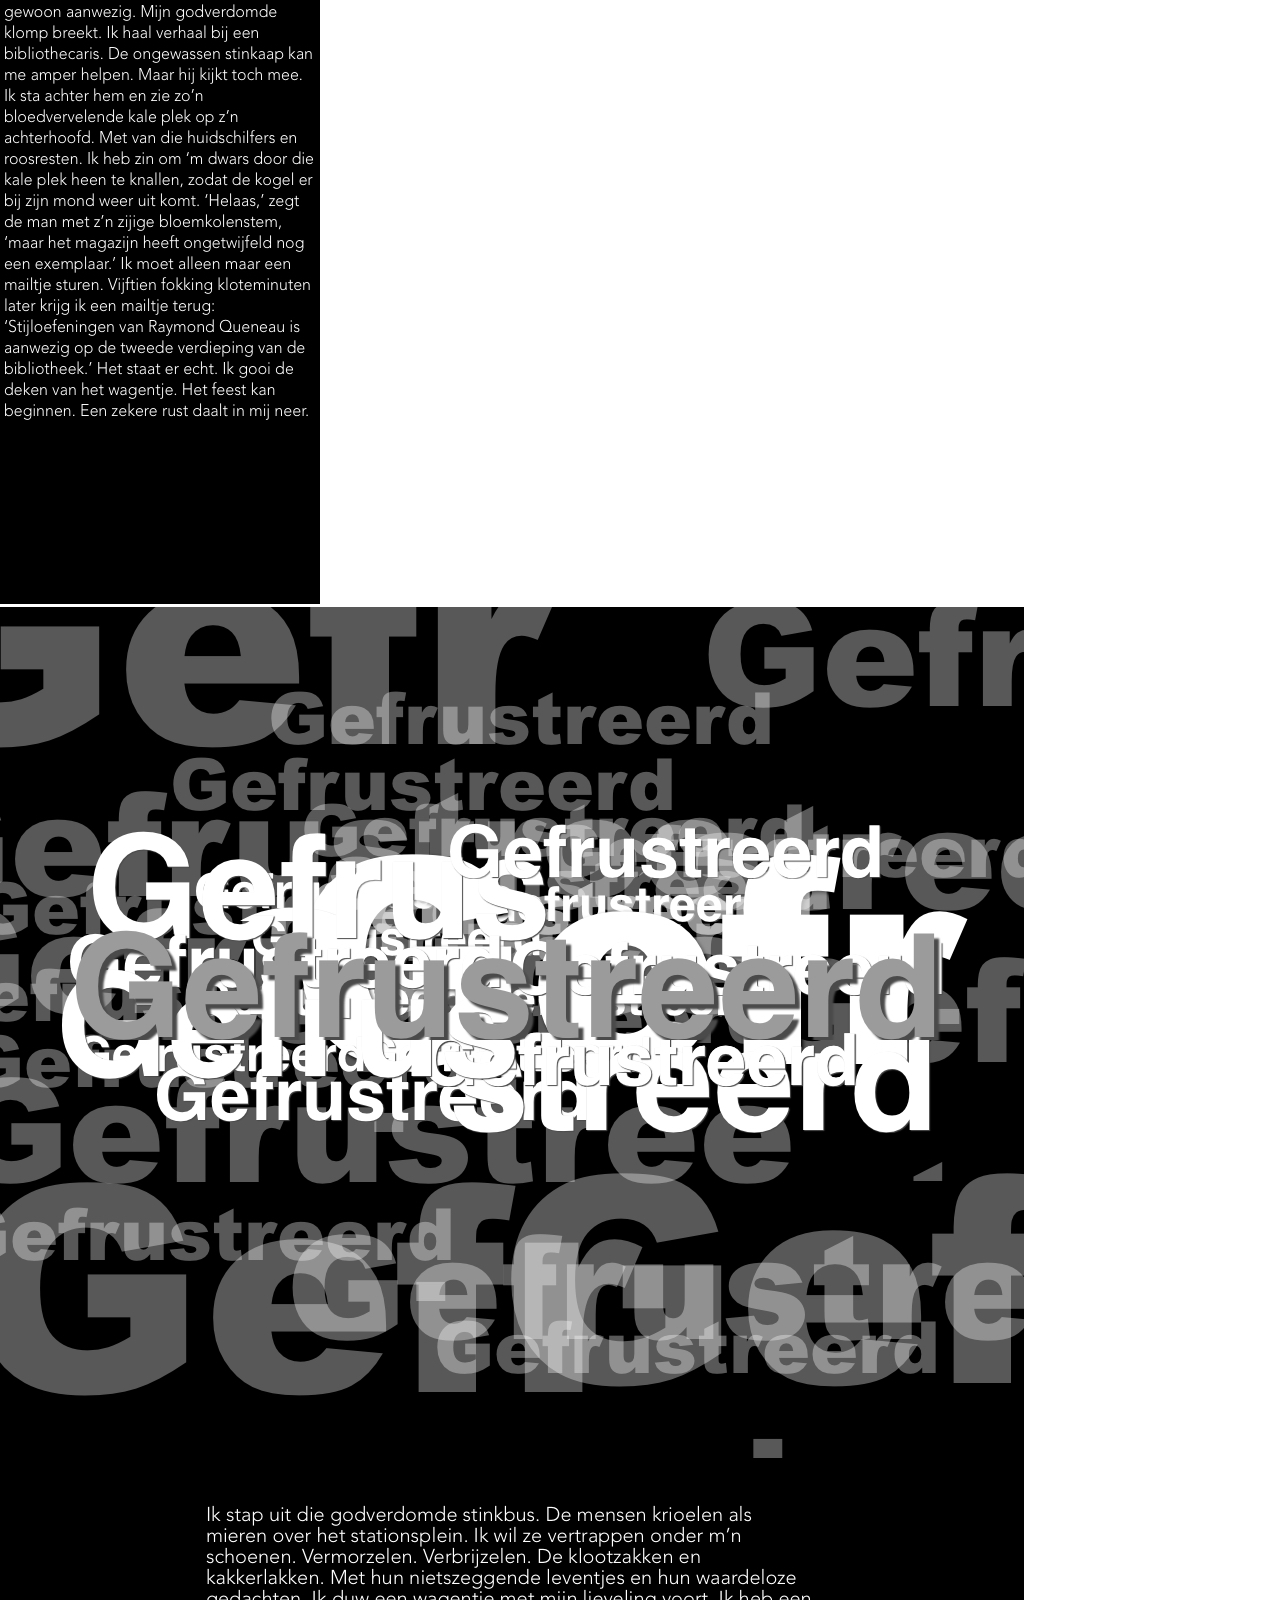
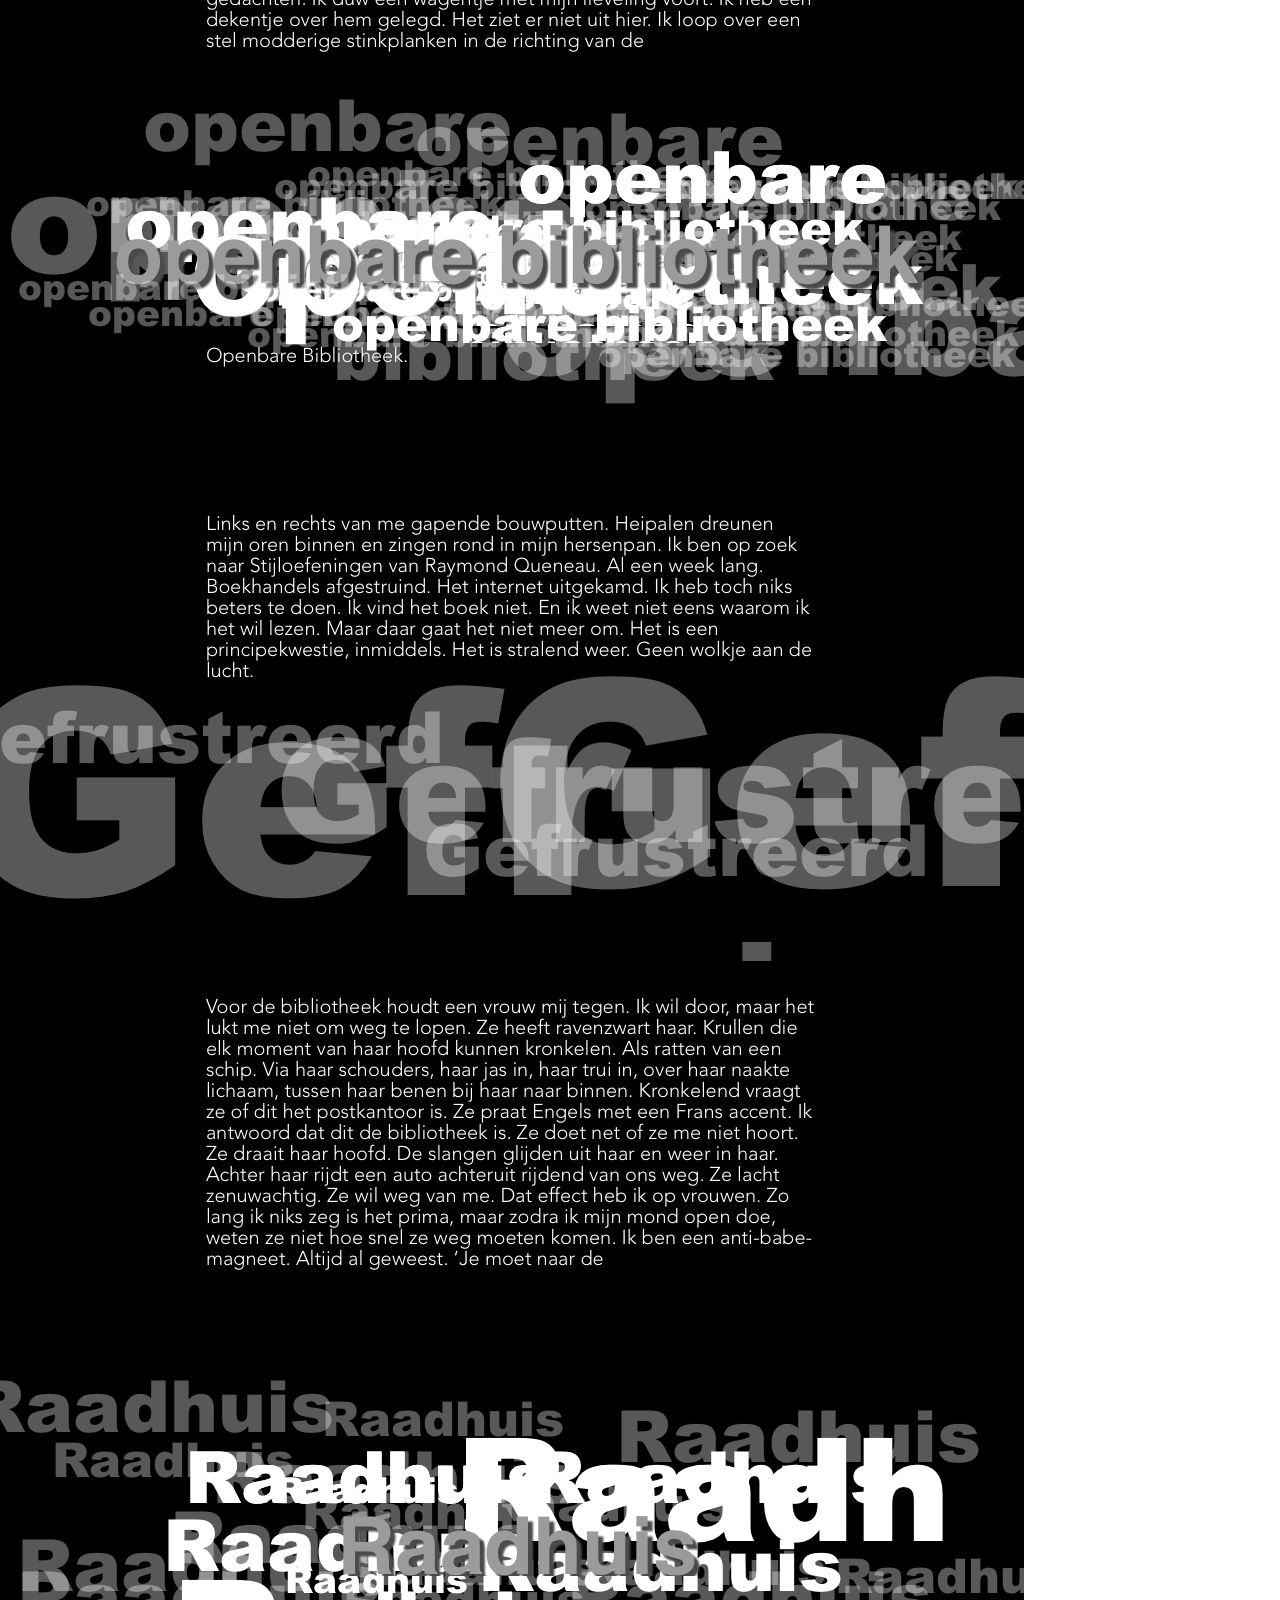
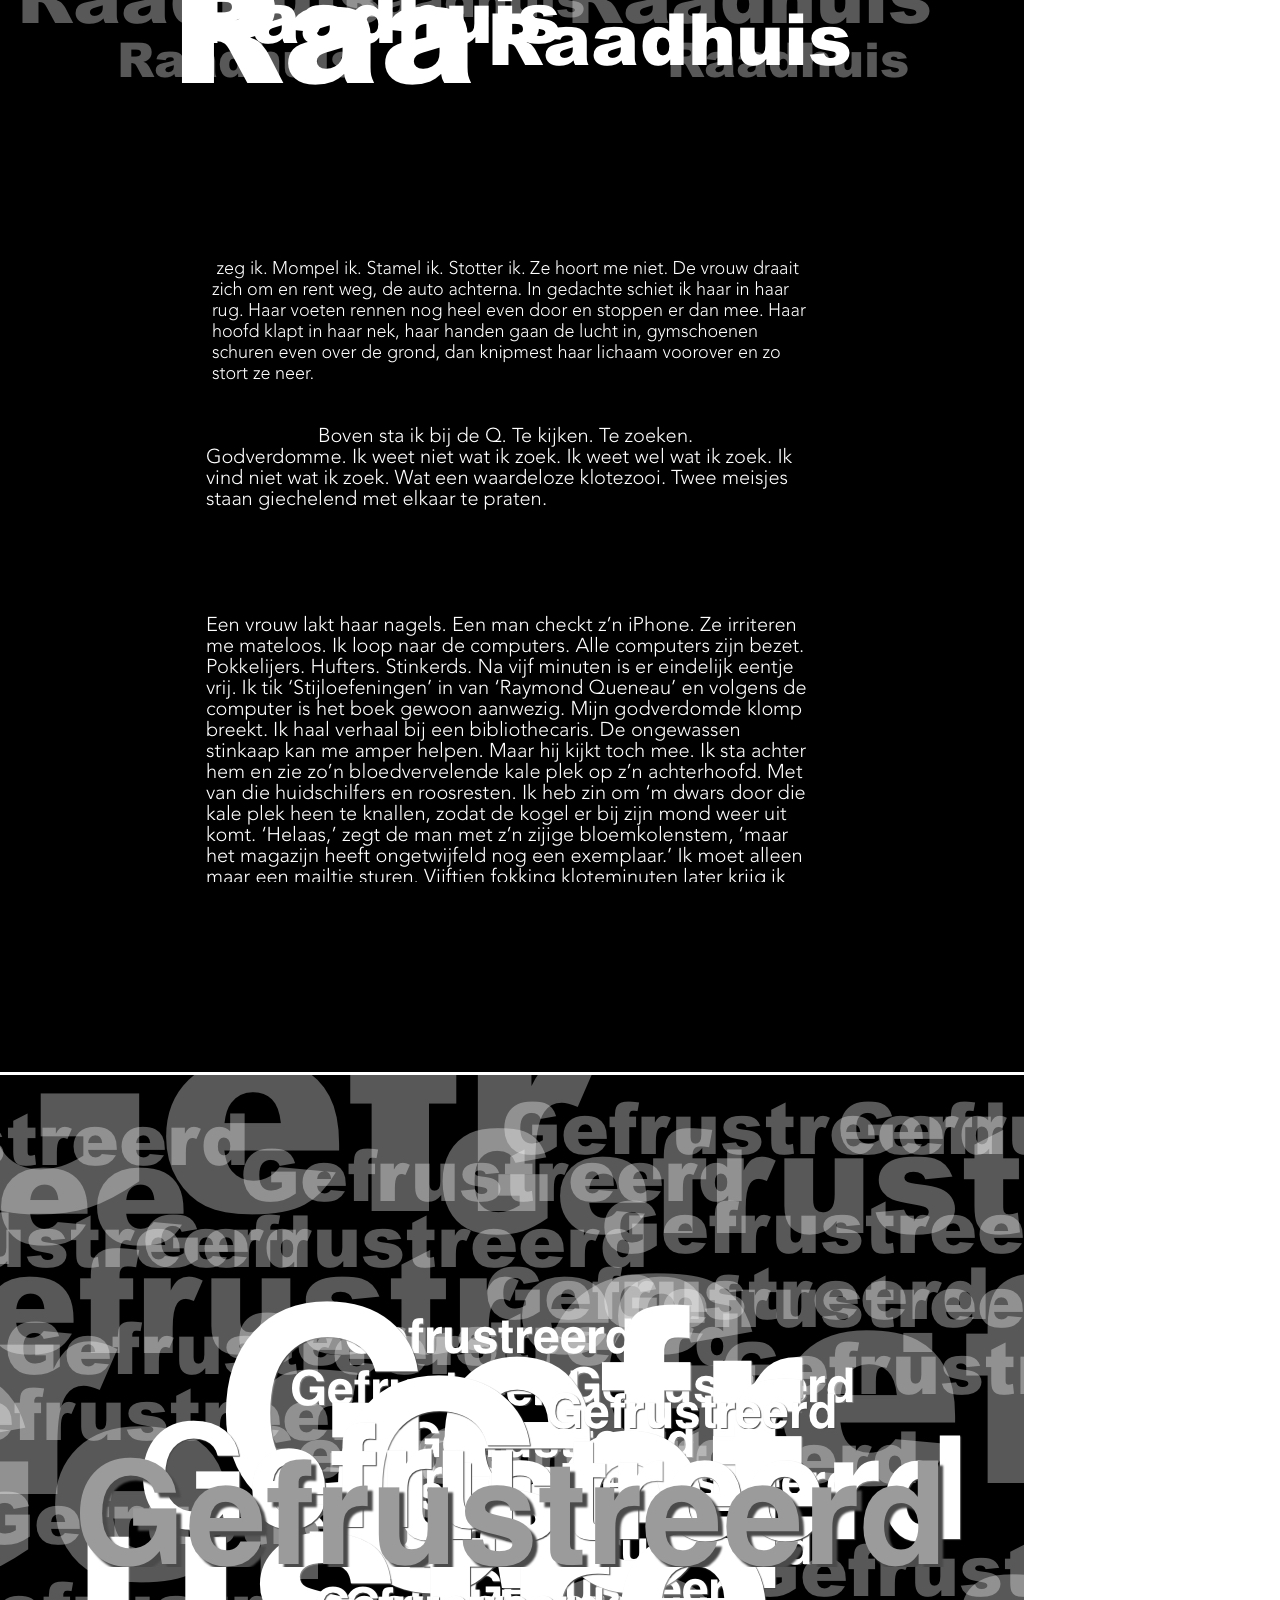
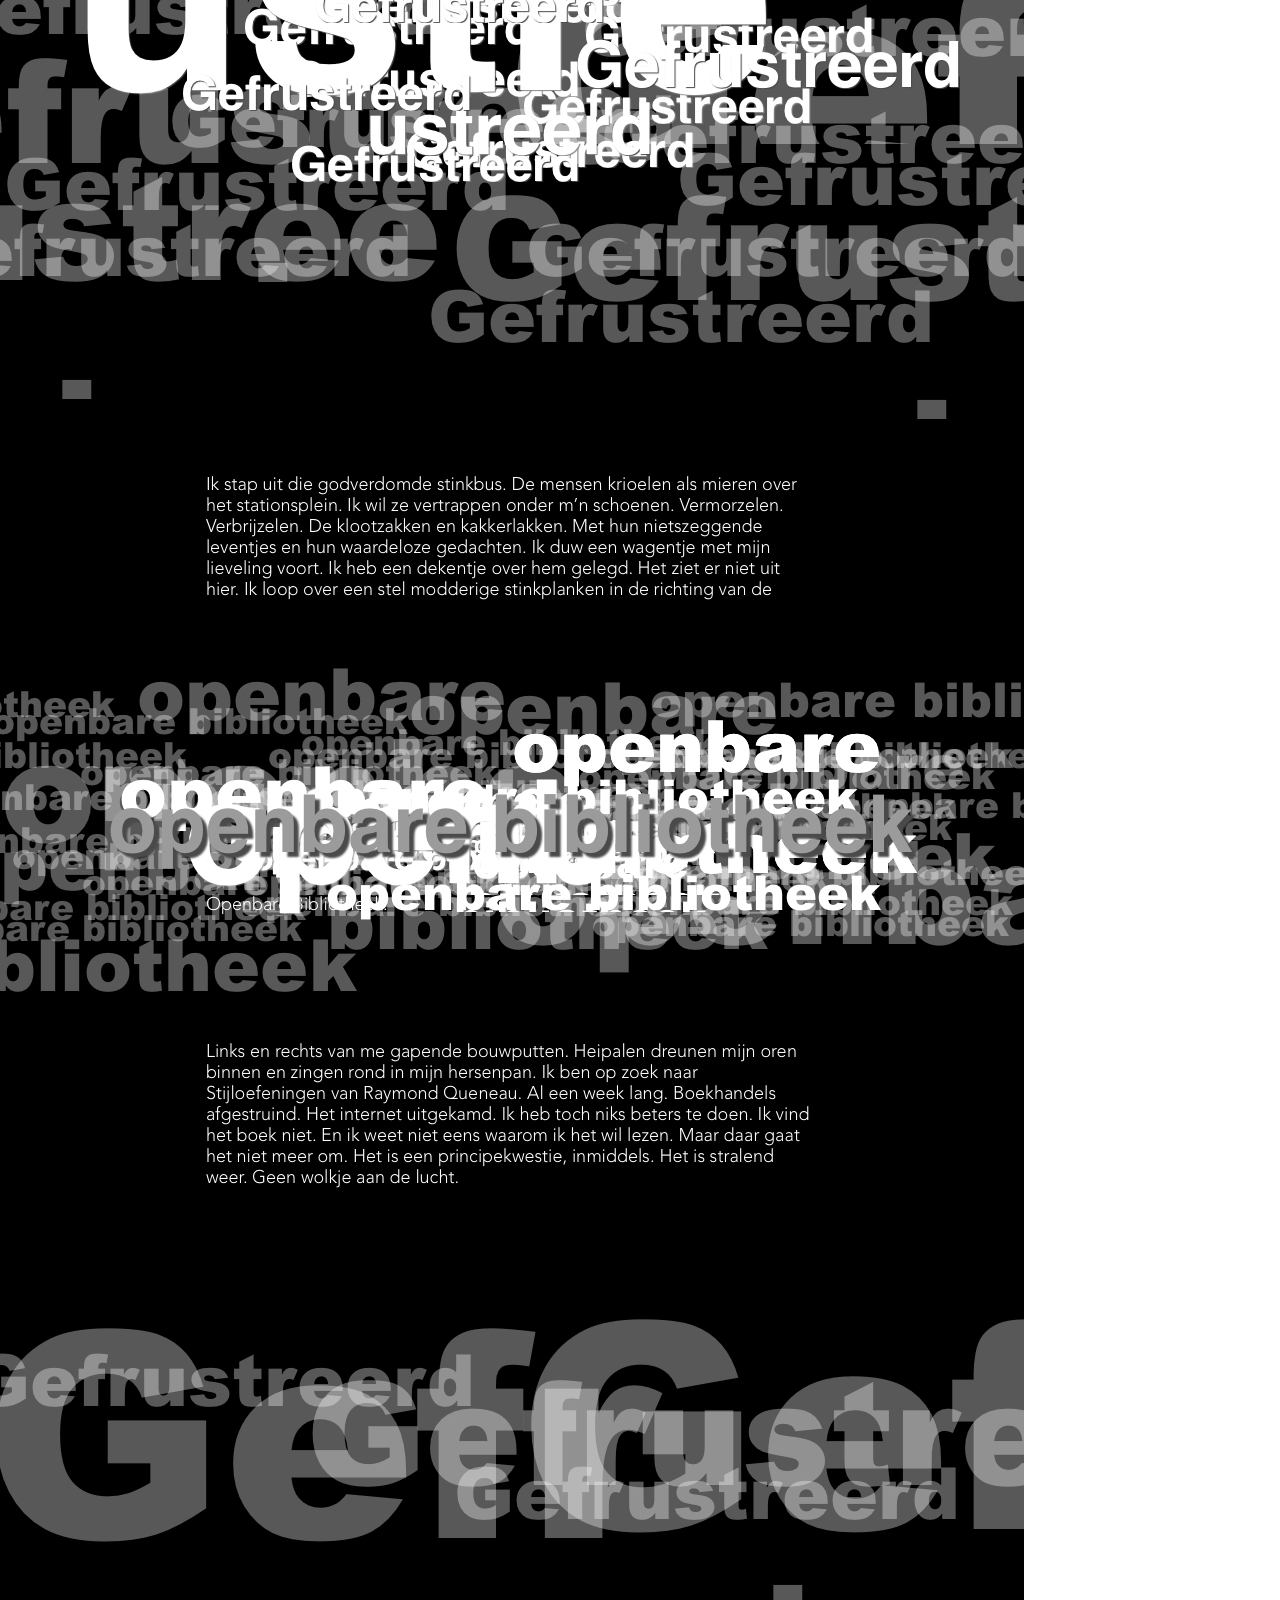
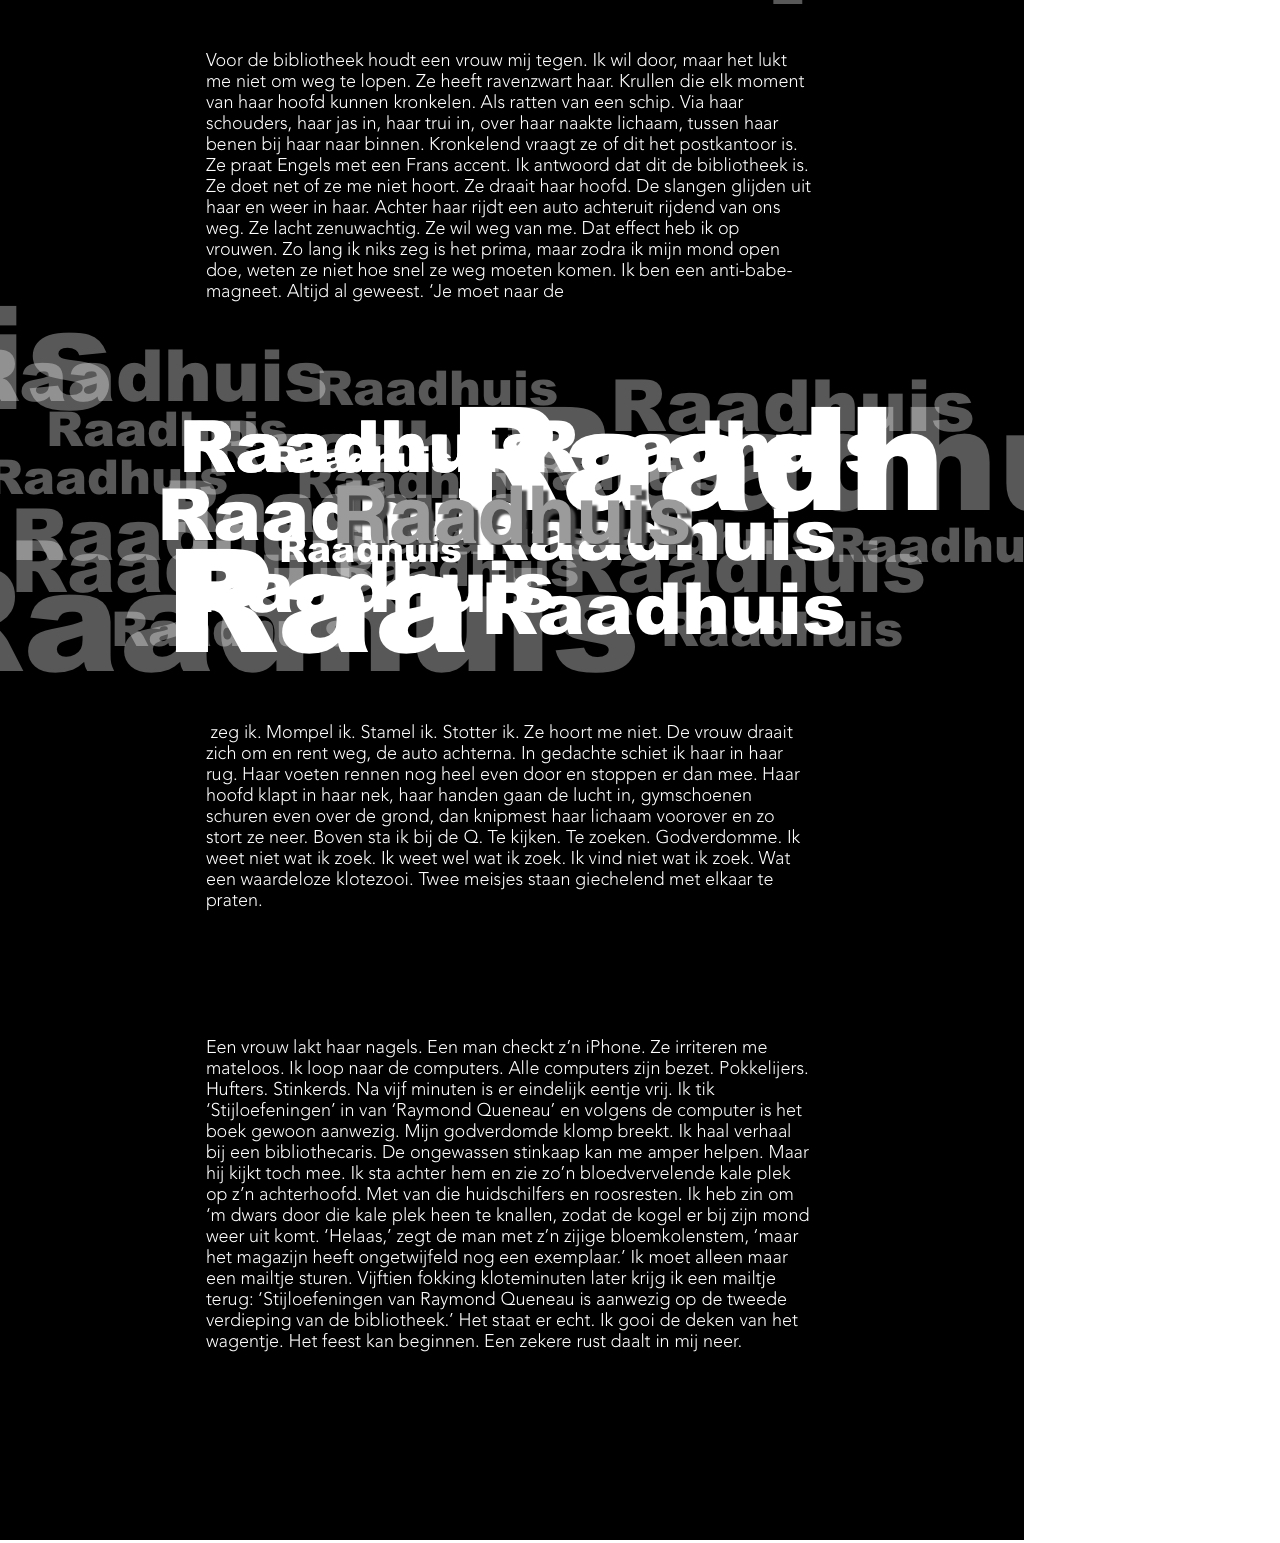
<file: gefrustreerd.html>
<!DOCTYPE html>
<html lang="en">
   
    <head>
        <meta charset="UTF-8">
        <meta name="viewport" content="width=device-width, initial-scale=1.0">
        <title>Favorieten</title>\<link rel="stylesheet" href="assets/css/main.css">
    </head>
    
    <body class="verhaaltwee">
        <header class="kop">
            <img class="logo" src="assets/css/images/logo.png" alt="">
            <a href="index.html">
                <h1 class="kop">99 verhalen</h1>
            </a>   
        </header>
        
        
        <main>
          
            <nav class="verhaal">
                <ul>
                    <li>
                        <a href="profiel.html">
                        <img src="assets/css/images/profiel.png" alt="icoon"></a>
                    </li>
                    <li>
                        <a href="categorie.html">
                            <img src="assets/css/images/vrienden.png" alt="icoon">
                        </a>
                    </li>
                    <li>
                        <a href="favoriet.html">
                            <img src="assets/css/images/favoriet.iconen.png" alt="icoon">
                        </a>
                   </li>
                    <li>
                        <a href="vrienden.html">
                            <img src="assets/css/images/profiel.png" alt="icoon">
                        </a>
                    </li>
                </ul>
            </nav>
            
            <img  class="klein"src="assets/css/images/gefrustreerdm.jpg" alt="">
            
            <img class="middel" src="assets/css/images/gefrustreerdt.jpg" alt="">
            
            <img class="groot" src="assets/css/images/gefrustreerdg.jpg" alt="">
            
        </main>
    </body>
    
    </html>
</file>
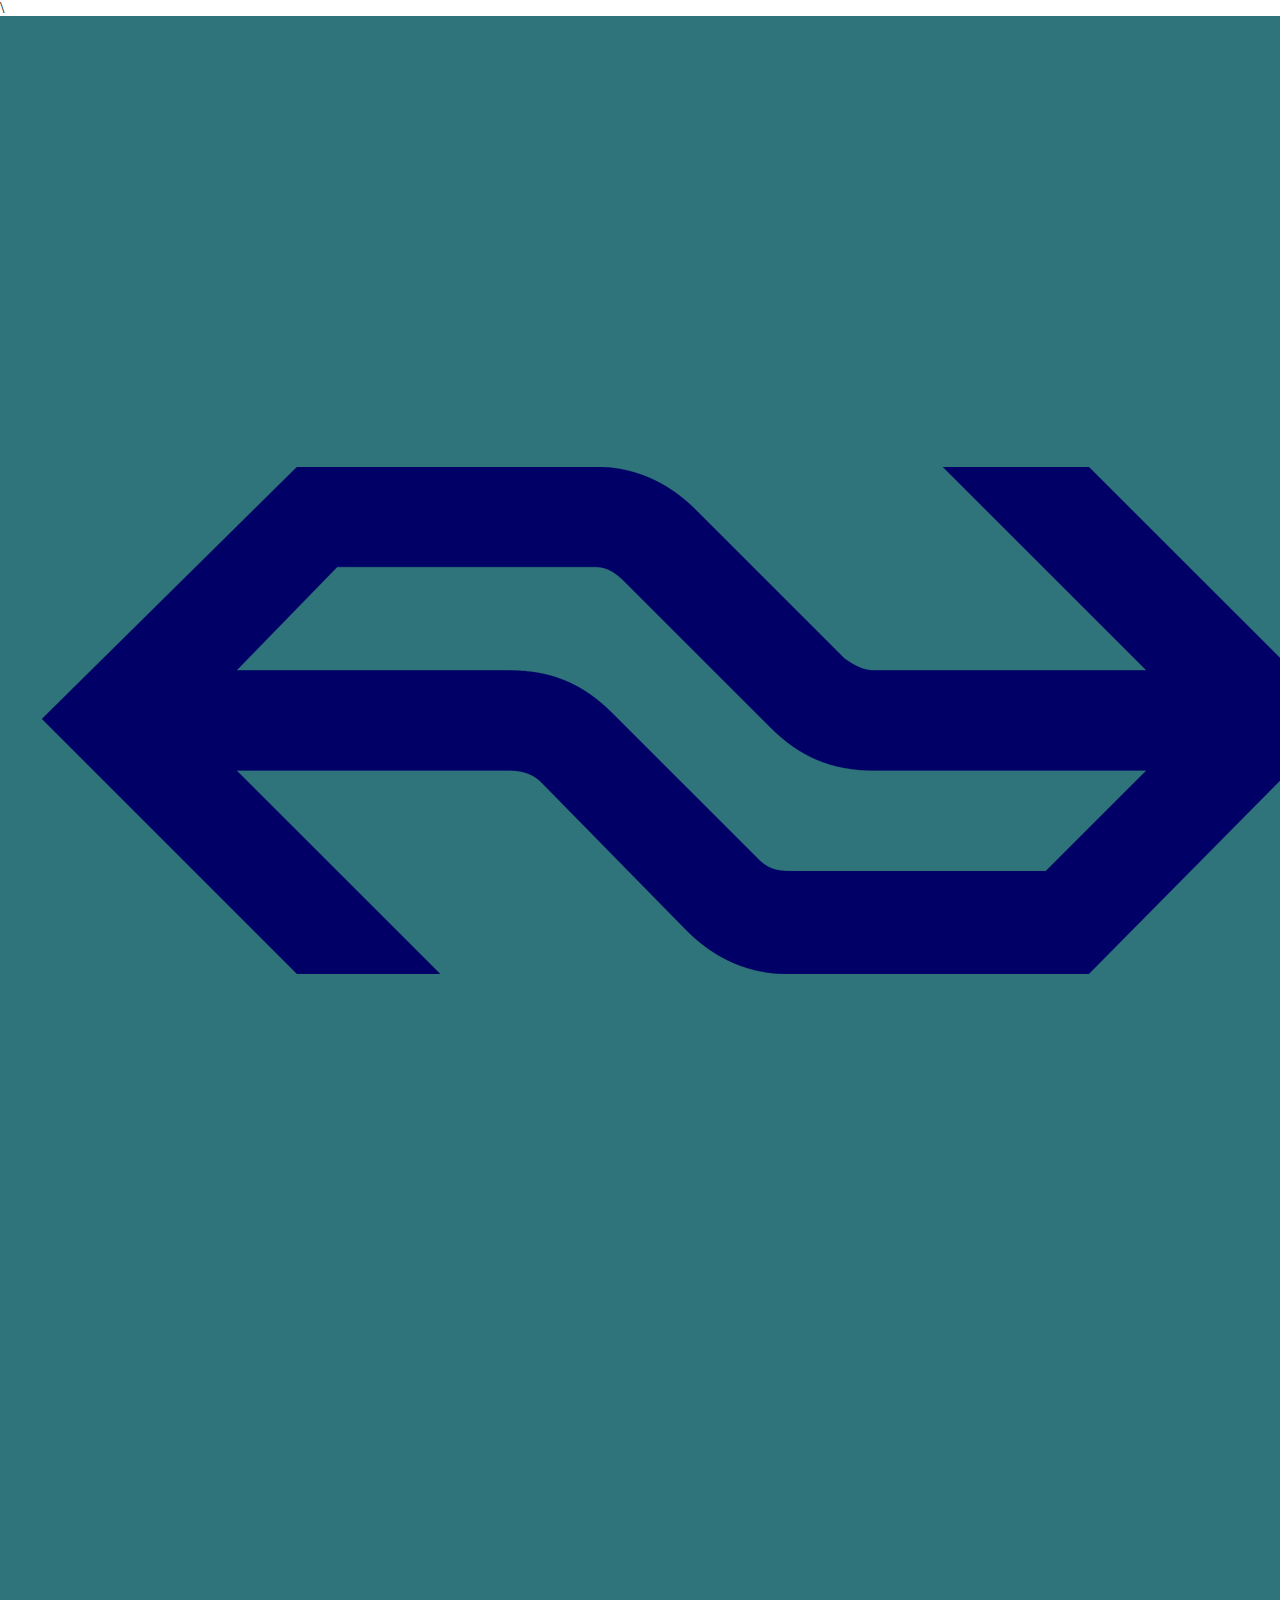
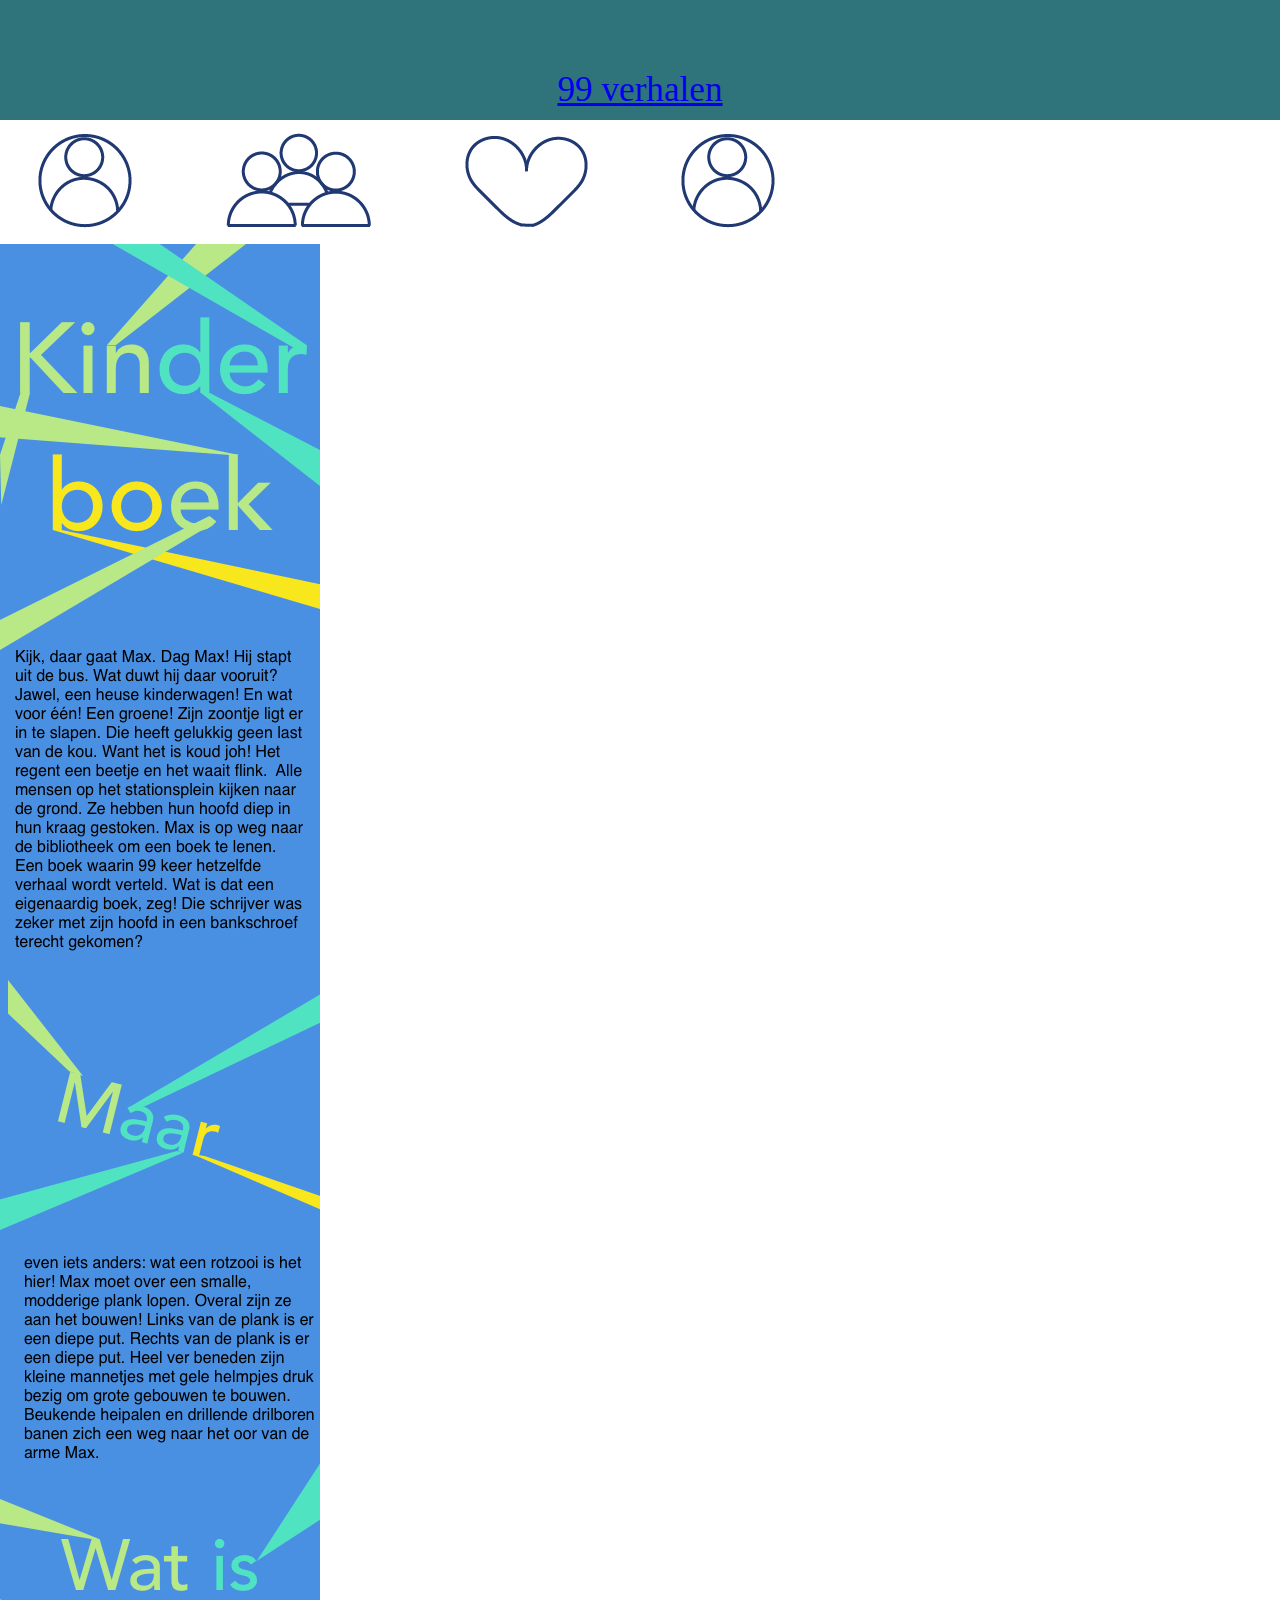
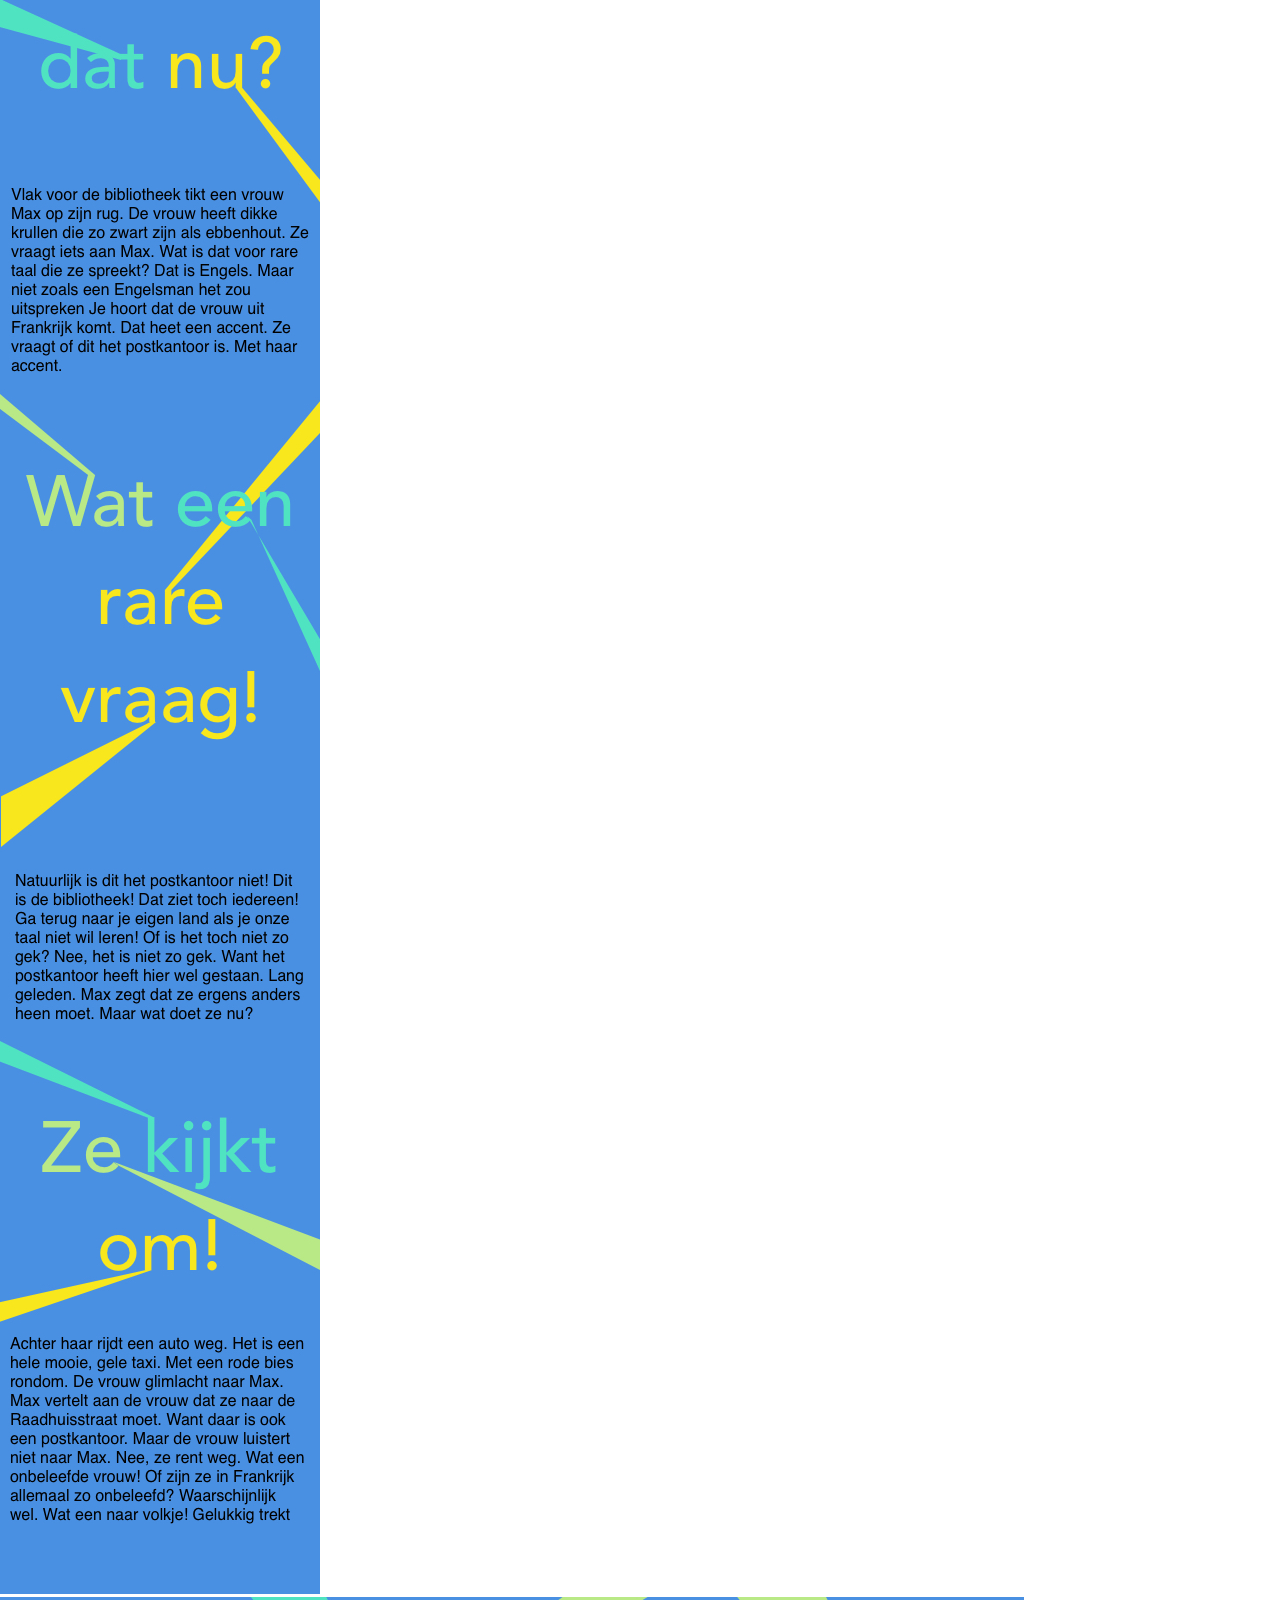
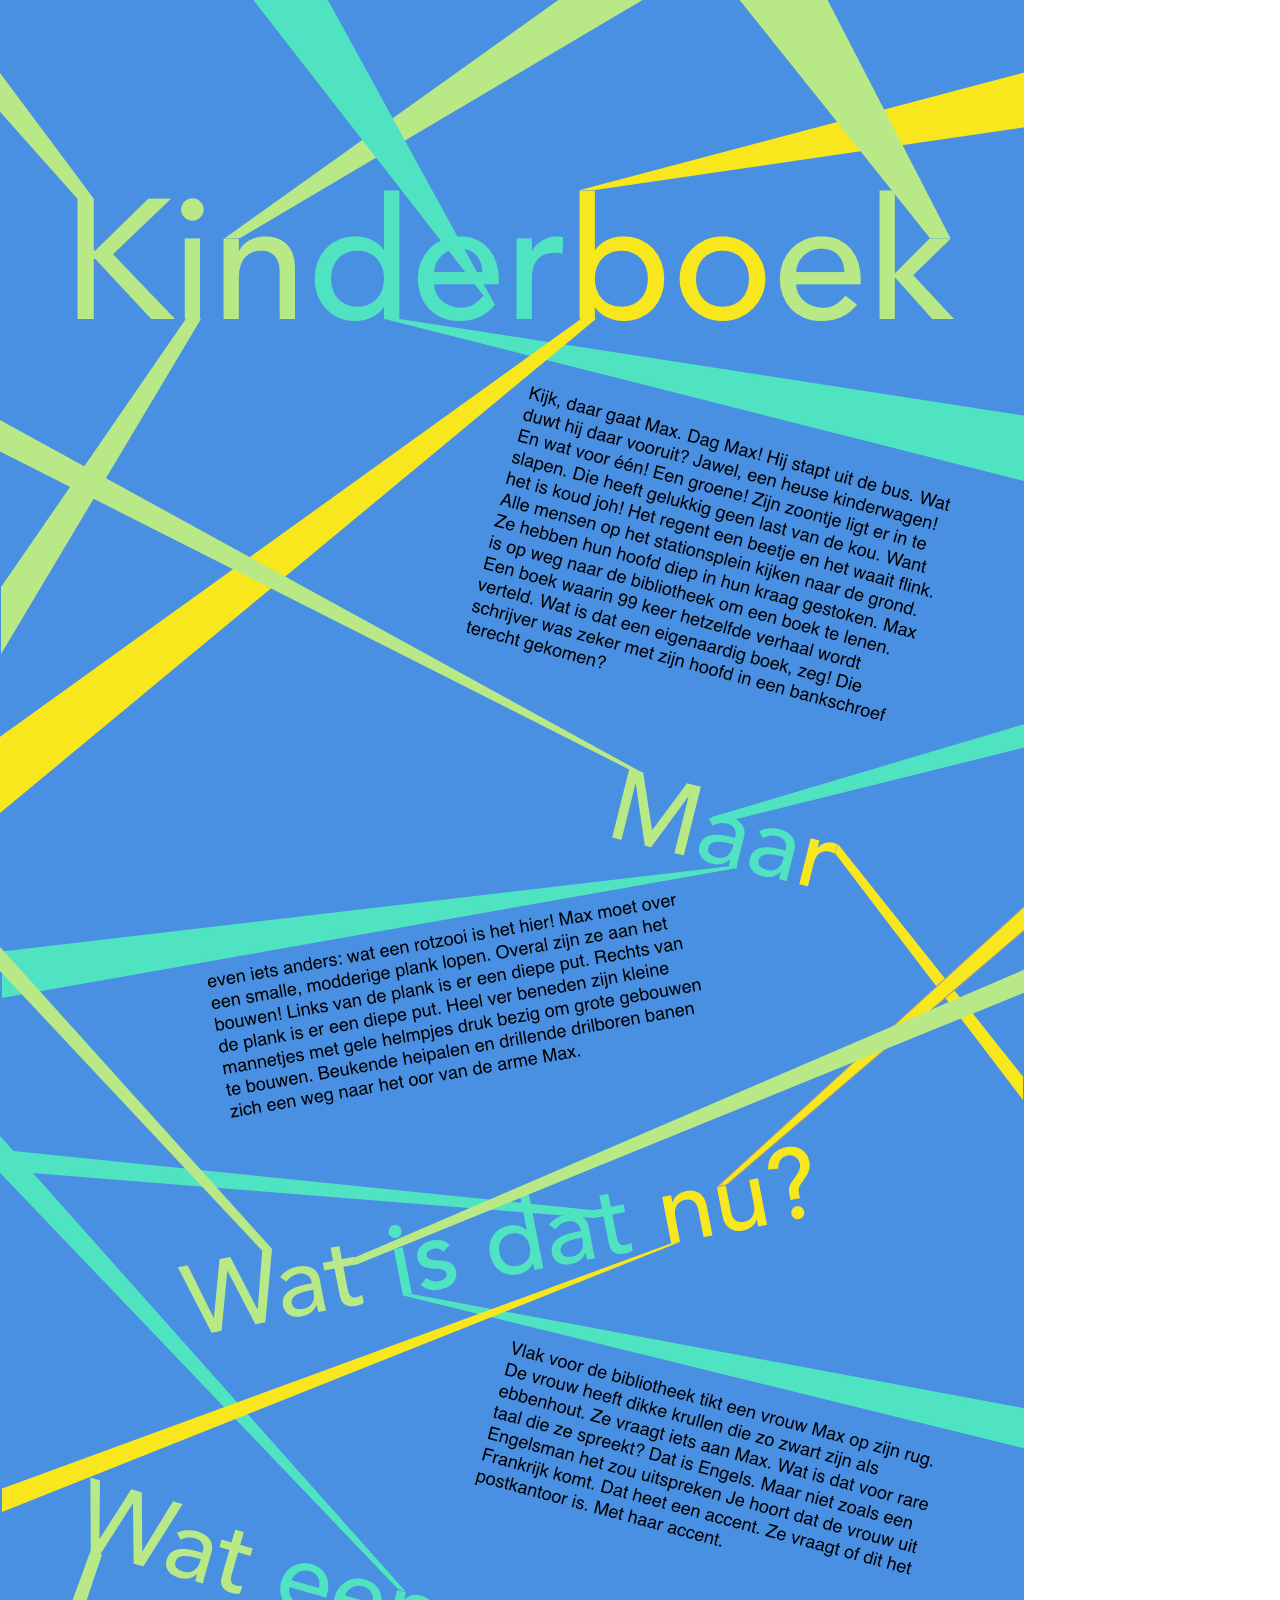
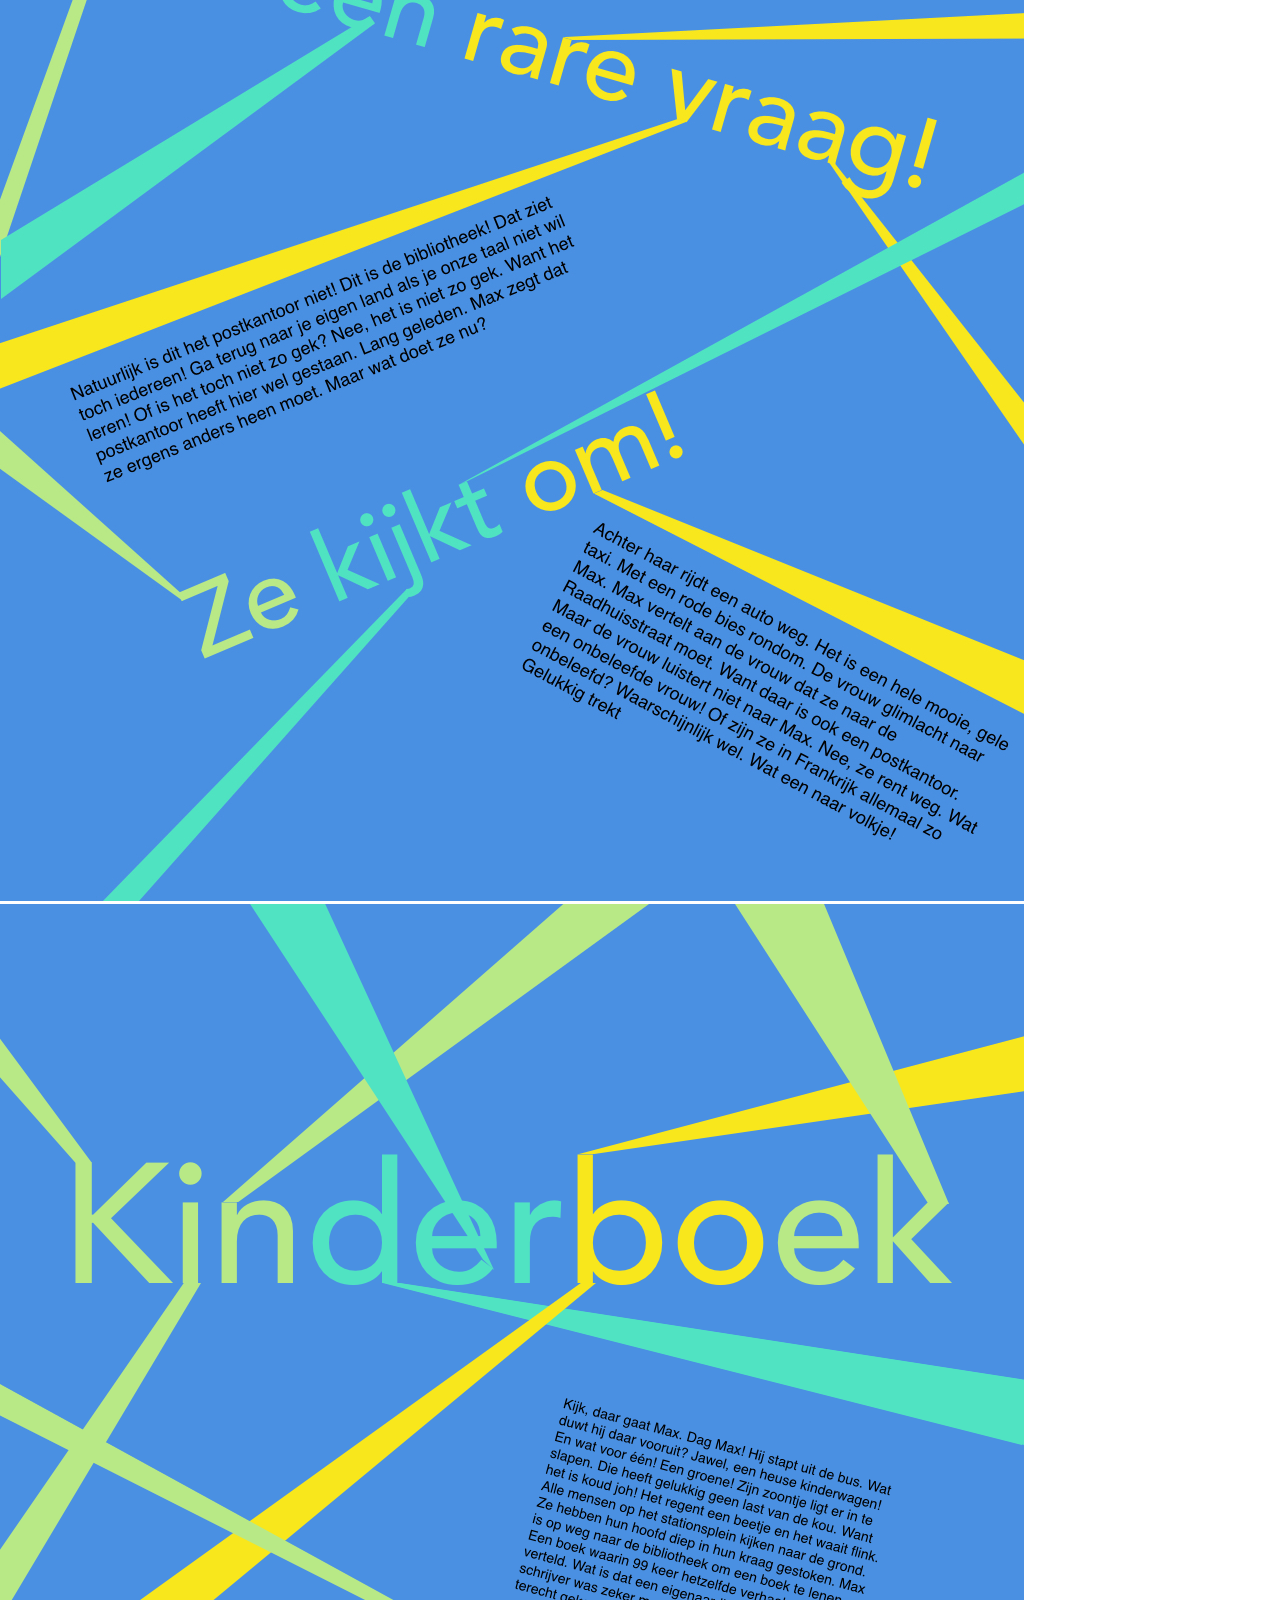
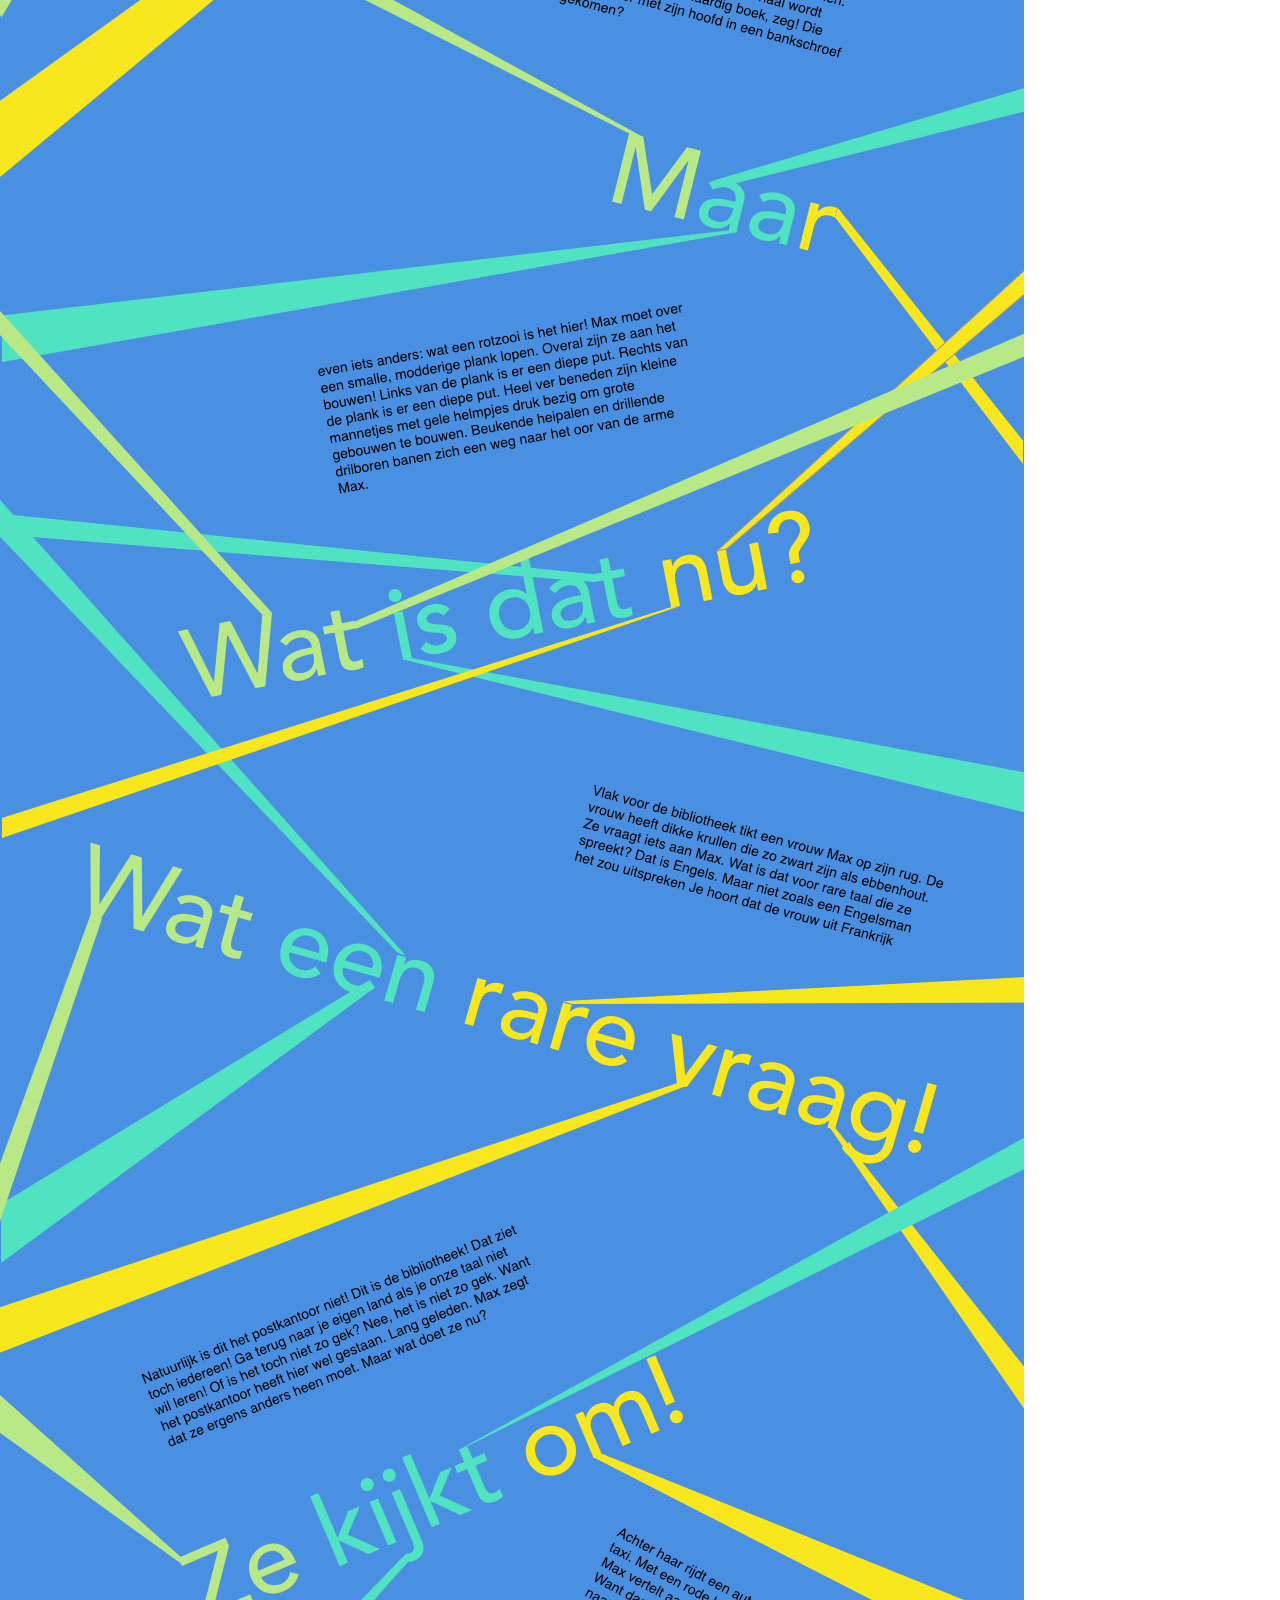
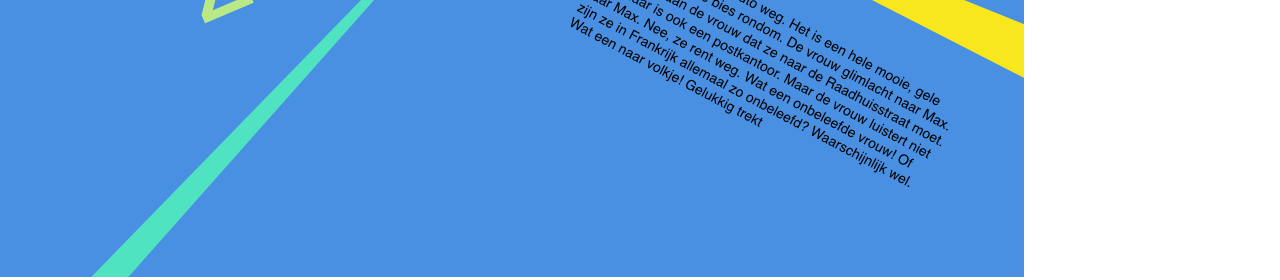
<file: kinderboek.html>
<!DOCTYPE html>
<html lang="en">
   
    <head>
        <meta charset="UTF-8">
        <meta name="viewport" content="width=device-width, initial-scale=1.0">
        <title>Favorieten</title>\<link rel="stylesheet" href="assets/css/main.css">
    </head>
    
    <body>
        <header class="kop">
            <img class="logo" src="assets/css/images/logo.png" alt="ns logo"> <!--bron: Ns.nl -->
            <a href="index.html">
                <h1 class="kop">99 verhalen</h1>
            </a>   
        </header>
        
        
        <main>
          
            <nav class="verhaal">
                <ul>
                    <li>
                        <a href="profiel.html">
                        <img src="assets/css/images/profiel.png" alt="icoon"></a>
                    </li>
                    <li>
                        <a href="categorie.html">
                            <img src="assets/css/images/vrienden.png" alt="icoon">
                        </a>
                    </li>
                    <li>
                        <a href="favoriet.html">
                            <img src="assets/css/images/favoriet.iconen.png" alt="icoon">
                        </a>
                   </li>
                    <li>
                        <a href="vrienden.html">
                            <img src="assets/css/images/profiel.png" alt="icoon">
                        </a>
                    </li>
                </ul>
            </nav>
            
            <img  class="klein"src="assets/css/images/kinderboekm.jpg" alt="">
            
            <img class="middel" src="assets/css/images/kinderboekt.jpg" alt="">
            
            <img class="groot" src="assets/css/images/kinderboekg.png" alt="">
            
        </main>
    </body>
    
    </html>
</file>
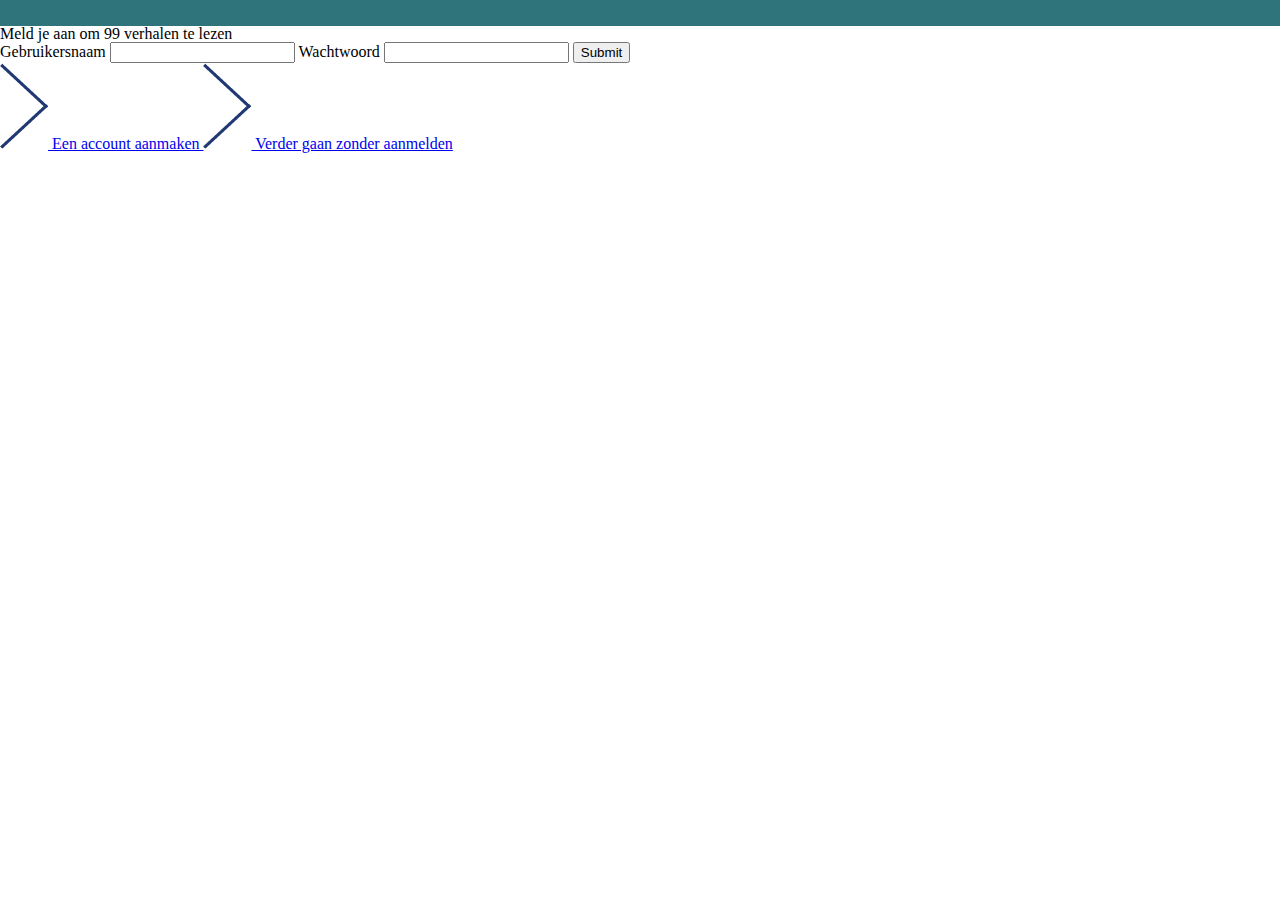
<file: login.html>
<!DOCTYPE html>
<html lang="nl">

    <head>
       
        <meta charset="UTF-8">
        <meta name="viewport" content="width=device-width, initial-scale=1.0">
        <title>Inloggen</title>
        <link rel="stylesheet" href="assets/css/main.css">
          
    </head>

    <body class="login">
       
        <header>
            
        </header>
        
        <main>
            <form action="/index.html">
                <fieldset>
                    <legend>Meld je aan om 99 verhalen te lezen</legend>
                    <label for="gebruikersnaam">Gebruikersnaam</label>
                    <input required id="gebruikersnaam" type="text">
                    <label for="wachtwoord">Wachtwoord</label>
                    <input required id="wachtwoord" type="password">
                    <input class="inloggen" type="submit">
                </fieldset>
            </form>
            <a class="doorlinken" href="aanmelden.html"> 
                <img class="pijltje" src="assets/css/images/pijltje.png" alt="icoon van een pijltje">
                Een account aanmaken
            </a>
            <a class="doorlinken" href="index.html">
                <img class="pijltje" src="assets/css/images/pijltje.png" alt="icoon van een pijltje">
                Verder gaan zonder aanmelden
            </a>
            
        </main>
        
        <footer>
            
        </footer>
        
    </body>

</html>
</file>
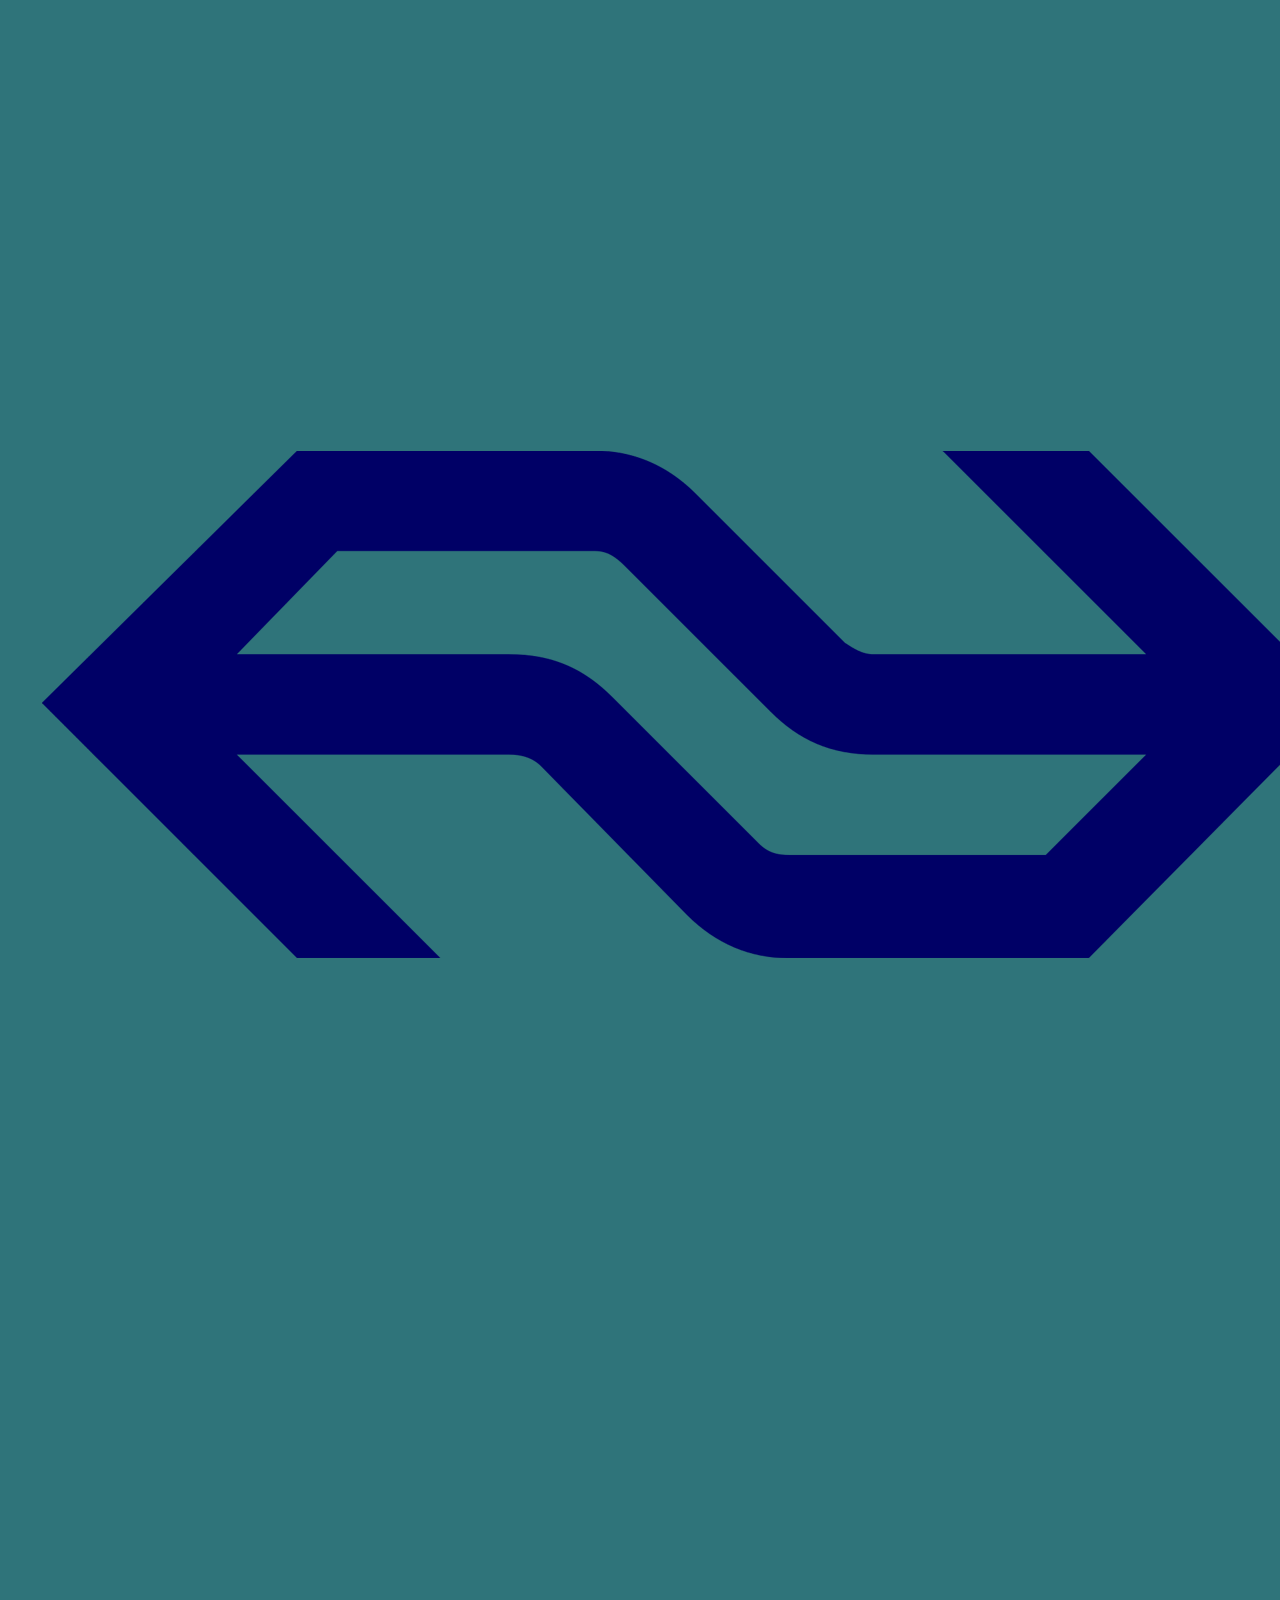
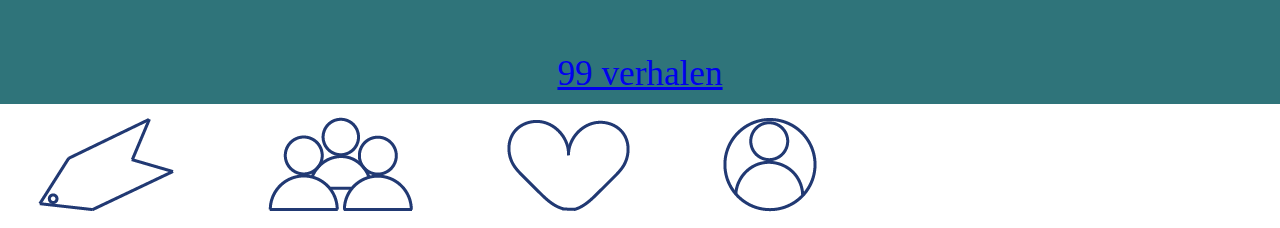
<file: profiel.html>
<!DOCTYPE html>
<html lang="en">
   
    <head>
        <meta charset="UTF-8">
        <meta name="viewport" content="width=device-width, initial-scale=1.0">
        <title>Profiel</title>
        <link rel="stylesheet" href="assets/css/main.css">
    </head>
    
    <body>
       
        <header class="kop">
            <a href="index.html">
                <img class="logo" src="assets/css/images/logo.png" alt="">
                <h1 class="kop">99 verhalen</h1>
            </a>   
        </header>
        
        
        <main>
          
            <nav class="nav">
                <ul>
                    <li>
                        <a href="categorie.html">
                        <img src="assets/css/images/label.png" alt="icoon"></a>
                    </li>
                    <li>
                        <a href="vrienden.html">
                            <img src="assets/css/images/vrienden.png" alt="icoon">
                        </a>
                    </li>
                    <li>
                        <a href="favoriet.html">
                            <img src="assets/css/images/favoriet.iconen.png" alt="icoon">
                        </a>
                   </li>
                    <li>
                        <a href="login.html">
                            <img src="assets/css/images/profiel.png" alt="icoon">
                        </a>
                    </li>
                </ul>
            </nav>
        </main>
        
    </body>
    
    </html>
</file>
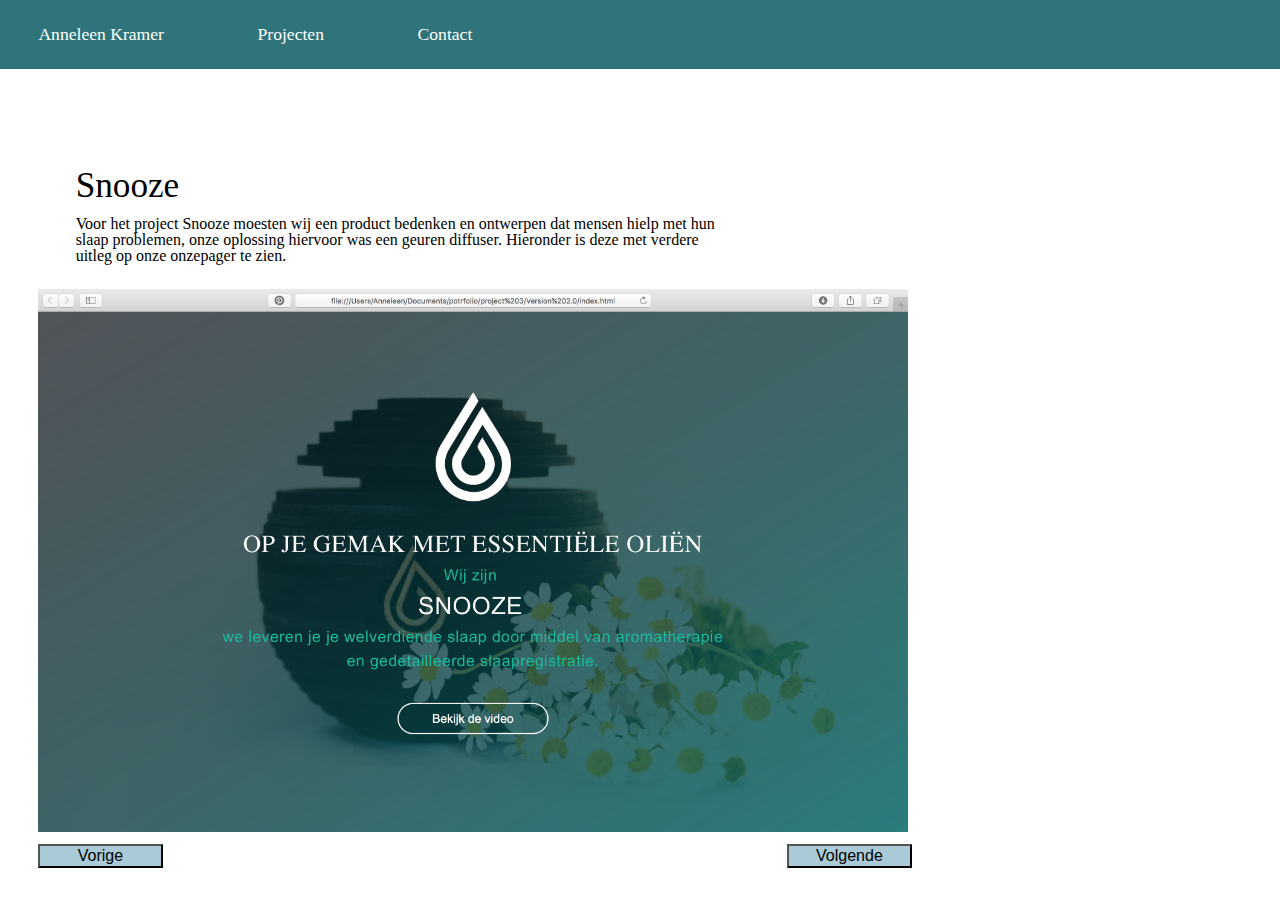
<file: snooze.html>
<!DOCTYPE html>
<html>

  <head>
    <meta charset="utf-8">
    <title>Snooze</title>
    <link rel="stylesheet" href="assets/css/main.css">
  </head>

  <body>

    <header>
      <nav>
          <ul>
              <li><a href="index.html">Anneleen Kramer</a></li>
              <li><a href="index.html">Projecten</a></li>
              <li><a href="contact.html">Contact</a></li>
          </ul>
      </nav>
    </header>

    <main class="project">
      <h1>Snooze</h1>
      <p>
        Voor het project Snooze moesten wij een product bedenken en ontwerpen
        dat mensen hielp met hun slaap problemen, onze oplossing hiervoor was
        een geuren diffuser. Hieronder is deze met verdere uitleg op onze onzepager
        te zien.
      </p>
      <section class="w3-content w3-display-container">
        <img class="mySlides" src="assets/css/images/1p1.png"
        alt="Deel 1 webpagina">
        <img class="mySlides" src="assets/css/images/1p2.png"
        alt="Deel 2 webpagina">
        <img class="mySlides" src="assets/css/images/1p3.png"
        alt="Deel 3 webpagina">
        <img class="mySlides" src="assets/css/images/1p4.png"
        alt="Deel 4 webpagina">
        <img class="mySlides" src="assets/css/images/1p5.png"
        alt="Deel 5 webpagina">
        <img class="mySlides" src="assets/css/images/1p6.png"
        alt="Deel 6 webpagina">
        <img class="mySlides" src="assets/css/images/1p7.png"
        alt="Deel 7 webpagina">
        <button class="w3-button w3-black w3-display-left een" onclick="plusDivs(-1)">Vorige</button>
        <button class="w3-button w3-black w3-display-right" onclick="plusDivs(1)">Volgende</button>
      </section>
    </main>

    <script type="text/jscript" src="assets/js/slider.js"></script>

  </body>

</html>
</file>
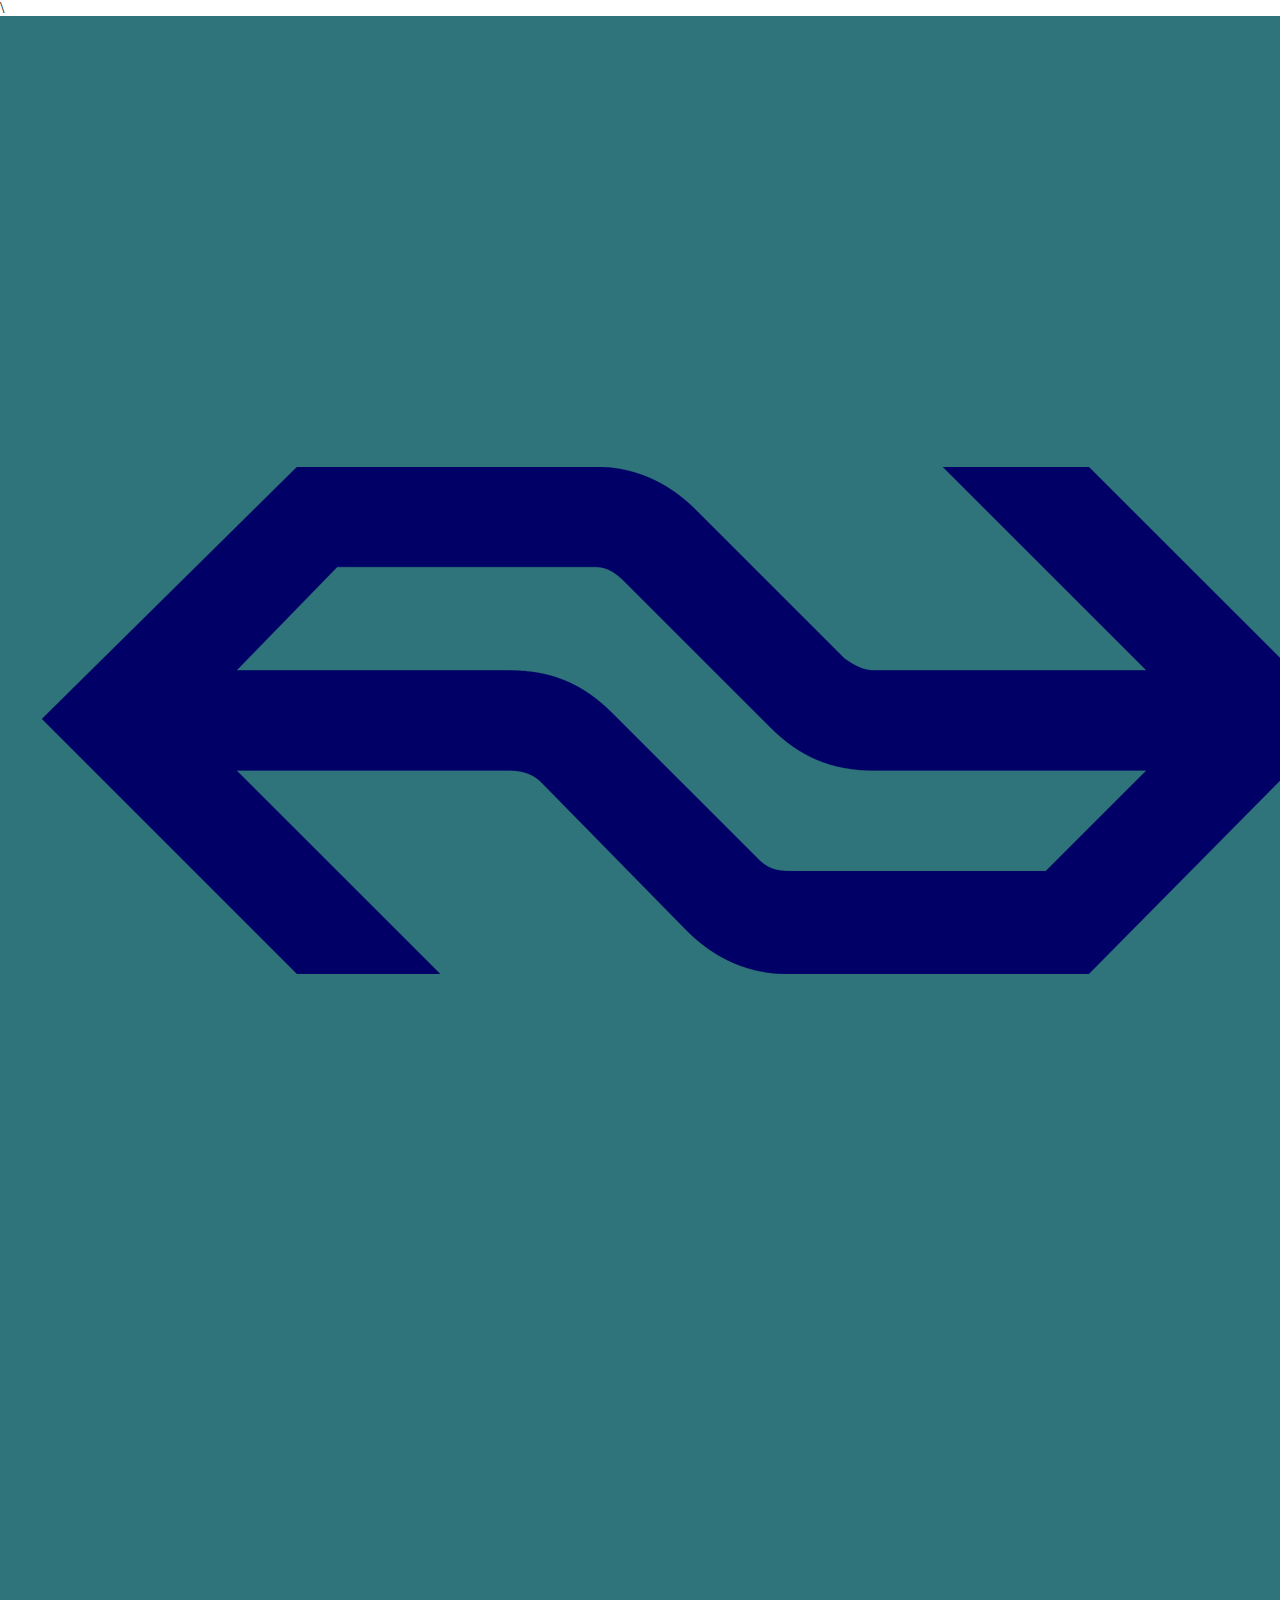
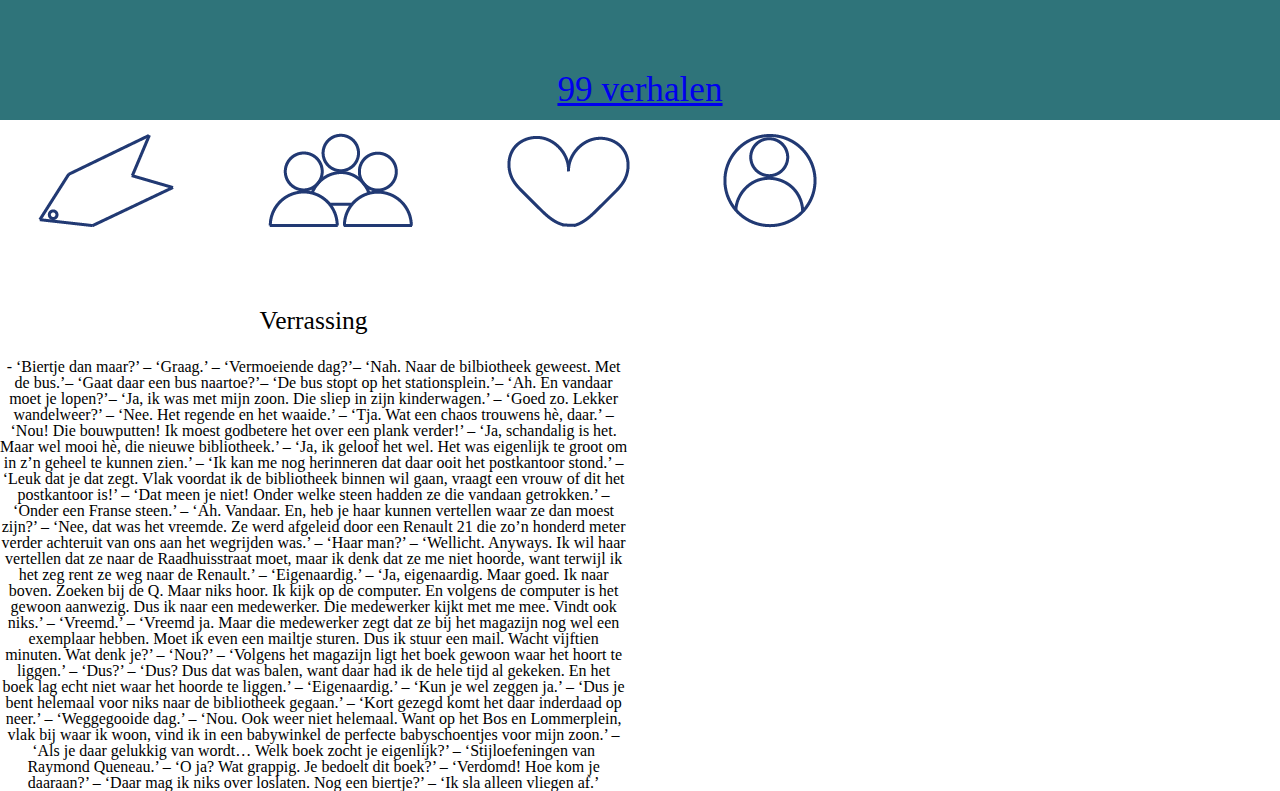
<file: verrassing.html>
<!DOCTYPE html>
<html lang="en">
   
    <head>
        <meta charset="UTF-8">
        <meta name="viewport" content="width=device-width, initial-scale=1.0">
        <title>Favorieten</title>\<link rel="stylesheet" href="assets/css/main.css">
    </head>
    
    <body>
        <header class="kop">
            <a href="index.html">
                <img class="logo" src="assets/css/images/logo.png" alt="">
                <h1 class="kop">99 verhalen</h1>  
            </a> 
        </header>
        
        
        <main>
          
            <nav class="nav">
                <ul>
                    <li>
                        <a href="profiel.html">
                        <img src="assets/css/images/label.png" alt="icoon"></a>
                    </li>
                    <li>
                        <a href="categorie.html">
                            <img src="assets/css/images/vrienden.png" alt="icoon">
                        </a>
                    </li>
                    <li>
                        <a href="favoriet.html">
                            <img src="assets/css/images/favoriet.iconen.png" alt="icoon">
                        </a>
                   </li>
                    <li>
                        <a href="vrienden.html">
                            <img src="assets/css/images/profiel.png" alt="icoon">
                        </a>
                    </li>
                </ul>
            </nav>
            
            <section class="inleidingverrassing">
               
                <h2 class="hoofd">Verrassing</h2>
                
            </section>
            <p class="content">- ‘Biertje dan maar?’ – ‘Graag.’ – ‘Vermoeiende dag?’– ‘Nah. Naar de bilbiotheek geweest. Met de bus.’– ‘Gaat daar een bus naartoe?’– ‘De bus stopt op het stationsplein.’– ‘Ah. En vandaar moet je lopen?’– ‘Ja, ik was met mijn zoon. Die sliep in zijn kinderwagen.’ – ‘Goed zo. Lekker wandelweer?’ – ‘Nee. Het regende en het waaide.’ – ‘Tja. Wat een chaos trouwens hè, daar.’ – ‘Nou! Die bouwputten! Ik moest godbetere het over een plank verder!’ – ‘Ja, schandalig is het. Maar wel mooi hè, die nieuwe bibliotheek.’ – ‘Ja, ik geloof het wel. Het was eigenlijk te groot om in z’n geheel te kunnen zien.’ – ‘Ik kan me nog herinneren dat daar ooit het postkantoor stond.’ – ‘Leuk dat je dat zegt. Vlak voordat ik de bibliotheek binnen wil gaan, vraagt een vrouw of dit het postkantoor is!’ – ‘Dat meen je niet! Onder welke steen hadden ze die vandaan getrokken.’ – ‘Onder een Franse steen.’ – ‘Ah. Vandaar. En, heb je haar kunnen vertellen waar ze dan moest zijn?’ – ‘Nee, dat was het vreemde. Ze werd afgeleid door een Renault 21 die zo’n honderd meter verder achteruit van ons aan het wegrijden was.’ – ‘Haar man?’ – ‘Wellicht. Anyways. Ik wil haar vertellen dat ze naar de Raadhuisstraat moet, maar ik denk dat ze me niet hoorde, want terwijl ik het zeg rent ze weg naar de Renault.’ – ‘Eigenaardig.’ – ‘Ja, eigenaardig. Maar goed. Ik naar boven. Zoeken bij de Q. Maar niks hoor. Ik kijk op de computer. En volgens de computer is het gewoon aanwezig. Dus ik naar een medewerker. Die medewerker kijkt met me mee. Vindt ook niks.’ – ‘Vreemd.’ – ‘Vreemd ja. Maar die medewerker zegt dat ze bij het magazijn nog wel een exemplaar hebben. Moet ik even een mailtje sturen. Dus ik stuur een mail. Wacht vijftien minuten. Wat denk je?’ – ‘Nou?’ – ‘Volgens het magazijn ligt het boek gewoon waar het hoort te liggen.’ – ‘Dus?’ – ‘Dus? Dus dat was balen, want daar had ik de hele tijd al gekeken. En het boek lag echt niet waar het hoorde te liggen.’ – ‘Eigenaardig.’ – ‘Kun je wel zeggen ja.’ – ‘Dus je bent helemaal voor niks naar de bibliotheek gegaan.’ – ‘Kort gezegd komt het daar inderdaad op neer.’ – ‘Weggegooide dag.’ – ‘Nou. Ook weer niet helemaal. Want op het Bos en Lommerplein, vlak bij waar ik woon, vind ik in een babywinkel de perfecte babyschoentjes voor mijn zoon.’ – ‘Als je daar gelukkig van wordt… Welk boek zocht je eigenlijk?’ – ‘Stijloefeningen van Raymond Queneau.’ – ‘O ja? Wat grappig. Je bedoelt dit boek?’ – ‘Verdomd! Hoe kom je daaraan?’ – ‘Daar mag ik niks over loslaten. Nog een biertje?’ – ‘Ik sla alleen vliegen af.’</p>
            
        </main>
    </body>
    
    </html>
</file>
<file: assets/css/main.css>
/* http://meyerweb.com/eric/tools/css/reset/
   v2.0 | 20110126
   License: none (public domain)
*/

html, body, div, span, applet, object, iframe,
h1, h2, h3, h4, h5, h6, p, blockquote, pre,
a, abbr, acronym, address, big, cite, code,
del, dfn, em, img, ins, kbd, q, s, samp,
small, strike, strong, sub, sup, tt, var,
b, u, i, center,
dl, dt, dd, ol, ul, li,
fieldset, form, label, legend,
table, caption, tbody, tfoot, thead, tr, th, td,
article, aside, canvas, details, embed,
figure, figcaption, footer, header, hgroup,
menu, nav, output, ruby, section, summary,
time, mark, audio, video {
	margin: 0;
	padding: 0;
	border: 0;
	font-size: 100%;
	font: inherit;
	vertical-align: baseline;
}
/* HTML5 display-role reset for older browsers */
article, aside, details, figcaption, figure,
footer, header, hgroup, menu, nav, section {
	display: block;
}
body {
	line-height: 1;
}
ol, ul {
	list-style: none;
}
blockquote, q {
	quotes: none;
}
blockquote:before, blockquote:after,
q:before, q:after {
	content: '';
	content: none;
}
table {
	border-collapse: collapse;
	border-spacing: 0;
}

/*  Begin van het css bestand  */

html{
	width: 100%;
}

/* NAV */

header{
    left: 0;
    background-color: #2f747a;
    width: 100%;
		padding: 1% 0;
}

nav ul li{
    display: inline-block;
		margin: 2% 4% 2% 1%;
}

nav ul li a{
    display: inline-block;
    margin: 0;
		text-decoration: none;
		color: white;
		font-family: "ANDALE MONO";
		font-size: 90%;
}

/* Inleiding */

body.index{
	background-image: url(images/bureau2.jpg);
	background-repeat: no-repeat;
	width: 100%;
  background-size:contain;
}

h1{
		font-size: 220%;
		text-align: center;
		padding-top: 20%;
		font-family: "ANDALE MONO";
}

h2{
	font-size: 160%;
	margin: 5% 0 2% 0;
	font-family: "ANDALE MONO";
}

h2,
p{
	display: inline-flex;
	justify-content: space-between;
	width: 49%;
	text-align: center;
	justify-content: center;
}

p{
	font-size: 100%;
	font-family: "MONACO";
}


/* Projecten */

h3{
	color: #2f747a;
	font-size: 200%;
	text-align: center;
	margin-top: 23%;
	font-family: "ANDALE MONO";
}

article{
	justify-content: center;
}

article section{
	background-color: #aacad8 ;
	margin: 5% 10% -2% 10%;
	padding: 3% 5%;
	margin 0 10%;
	width: 70%;
}

h4{
	font-size: 160%;
	margin: 2% 0;
	color: white;
	font-family: "ANDALE MONO";
}

section p{
	text-align: left;
	color: grey;
	width: 100%;
	margin-bottom: 2%;
}

section a{
	font-size: 100%;
	color: #2f747a;
	margin-left: 52%;
	font-family: "ANDALE MONO";
}

article section img{
	width: 80%;
	margin: 3% 0 3% 10%;
}

/* Footer */

small{
	background-color: #2f747a :
	color: white;
	width: 100%
}

/* project */

.project h1,
.mobiel h1{
	text-align: left;
	margin: -12% 0 0 3%;
}

.project p,
.mobiel p {
	width: 80%;
	text-align: left;
	margin: 4% 0 5% 3%;
	max-width: 650px;
}

.project,
.mobiel{
	margin-left: 3%;
}

.project img{
	width: 90%;
}

section.project{
	padding: 1%;
	background-color: #aacad8;
	border: none;
	margin-top: 3%;
	width: 15%;
	font-family: "ANDALE MONO";
}

.project section button,
.mobiel section button{
	font-size: 100%;
	margin-top: 1%;
	width: 20%;
	background-color: #aacad8;
}

.een{
	margin-right: 49%;
}

.mobiel section .een{
	margin-right: 19%;
}

.mobiel section img{
	width: 60%;
}

.mobiel section p a{
	margin:0;
	display: block;
}

@media only screen and (min-width: 28em){

	h3{
		margin-top: 32%;
	}

	nav ul li a{
			font-size: 110%;
	}

	section a{
		margin-left: 70%;
	}
}

	@media only screen and (min-width: 48em) {

	h3{
			margin-top: 35%;
	}

	nav ul li{
		margin-left: 4%;
	}

	section a{
		margin-left: 50%;
	}

	article{
		display: flex;
		flex-wrap: wrap;
		padding-left: 8%;
	}

	article section{
		width: 30%;
		margin: 5% 8% 3% 0;
	}

	article section img{
    width: 100%;
		margin-left: 0;
		margin-bottom: 6%;
	}

	.mobiel section img{
		width: 40%;
	}

	.mobiel section button{
		width: 12%;
	}

	.mobiel section .een{
		margin-right: 15%;
	}

}

@media only screen and (min-width: 60em) {

	h3{
			margin-top: 10%;
			padding-top: 3%;
			background-color: white;
	}

	article{
		background-color: white;
		padding-left: 1.5%;
	}

	article section{
		width: 20%;
		margin: 5% 2% 3% 0;
	}

	nav ul li{
	    display: inline-block;
			margin: 1% 4% 1% 3%;
	}

	section a{
		margin-left: 40%;
	}

	.down h1{
		margin: -16% 0 0 3%;
	}

	.project p,
	.mobiel p {
		margin: 1% 0 2% 3%;
	}

	.project section img,
	.mobiel section img{
		width: 70%;
	}

	.project section button,
	.mobiel section button{
		font-size: 100%;
		margin-top: 1%;
		width: 10%;
	}

	.een{
		margin-right: 50% ;
	}

	.mobiel section img{
		width: 35%;
	}

	.mobiel section button{
		width: 10%;
	}
}

@media only screen and (min-width: 85em) {

	h3{
			margin-top: 8%;
			padding-top: 2%;
			background-color: white;
	}

	h1{
			font-size: 300%;
			padding-top: 17%;
	}

	h2{
		font-size: 200%;
	}

	section a{
		margin-left: 60%;
	}

	.project img{
		width: 60%;
	}

	.project section button,
	.mobiel section button{
		font-size: 100%;
		margin-top: 1%;
		width: 10%;
	}

	.project h1,
	.mobiel h1{
		margin: -14% 0 0 3%;
	}

	.project p,
	.mobiel p {
		margin: 2% 0 3% 3%;
	}

	.mobiel section img{
		width: 25%;
	}

	.mobiel section button{
		width: 8%;
	}

	.mobiel section .een{
		margin-right: 9%;
	}
}

	@media only screen and (min-width: 90em) {

		h3{
				margin-top: 8%;
				padding-top: 2%;
				font-size: 250%;
		}

		h1{
				font-size: 350%;
				padding-top: 17%;
		}

		h2{
			font-size: 250%;
		}

		p{
			font-size: 100%;
		}

		li{
			font-size: 100%;
		}

		.project img{
			width: 50%;
		}
</file>
